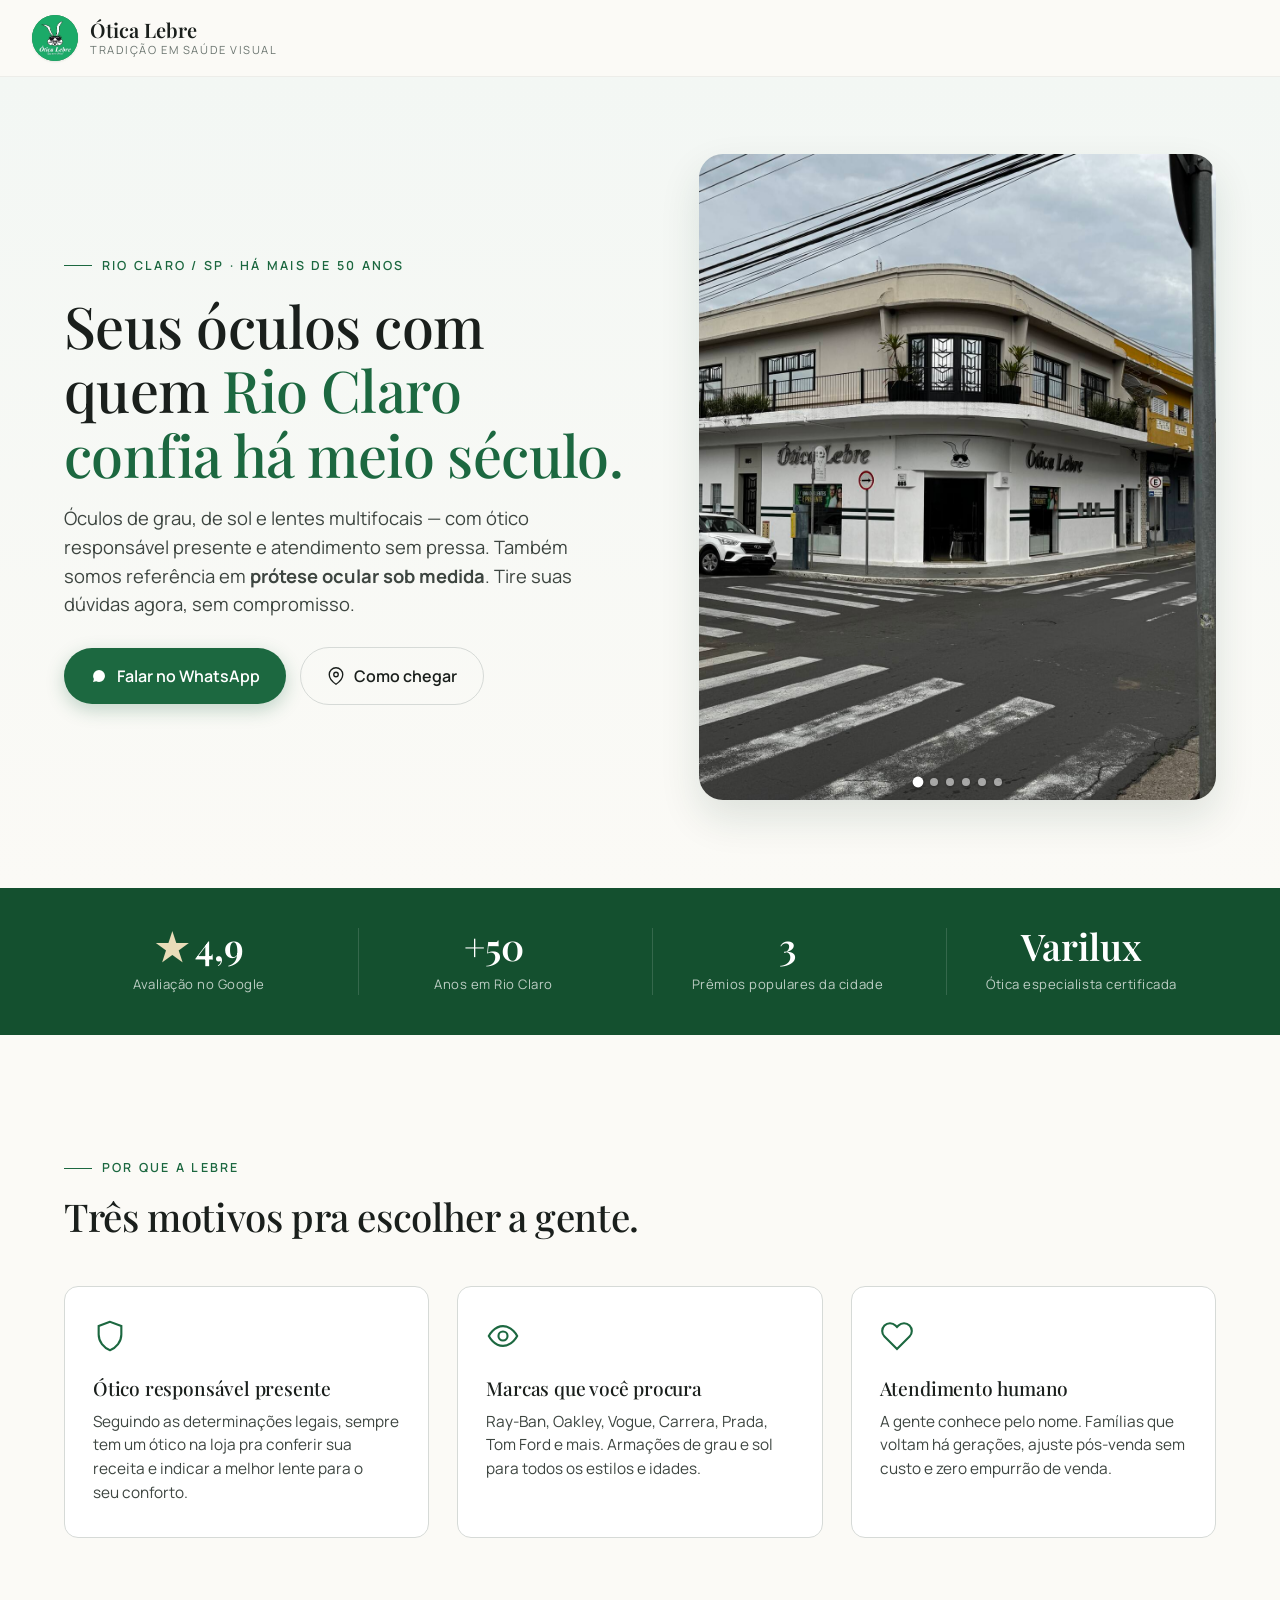
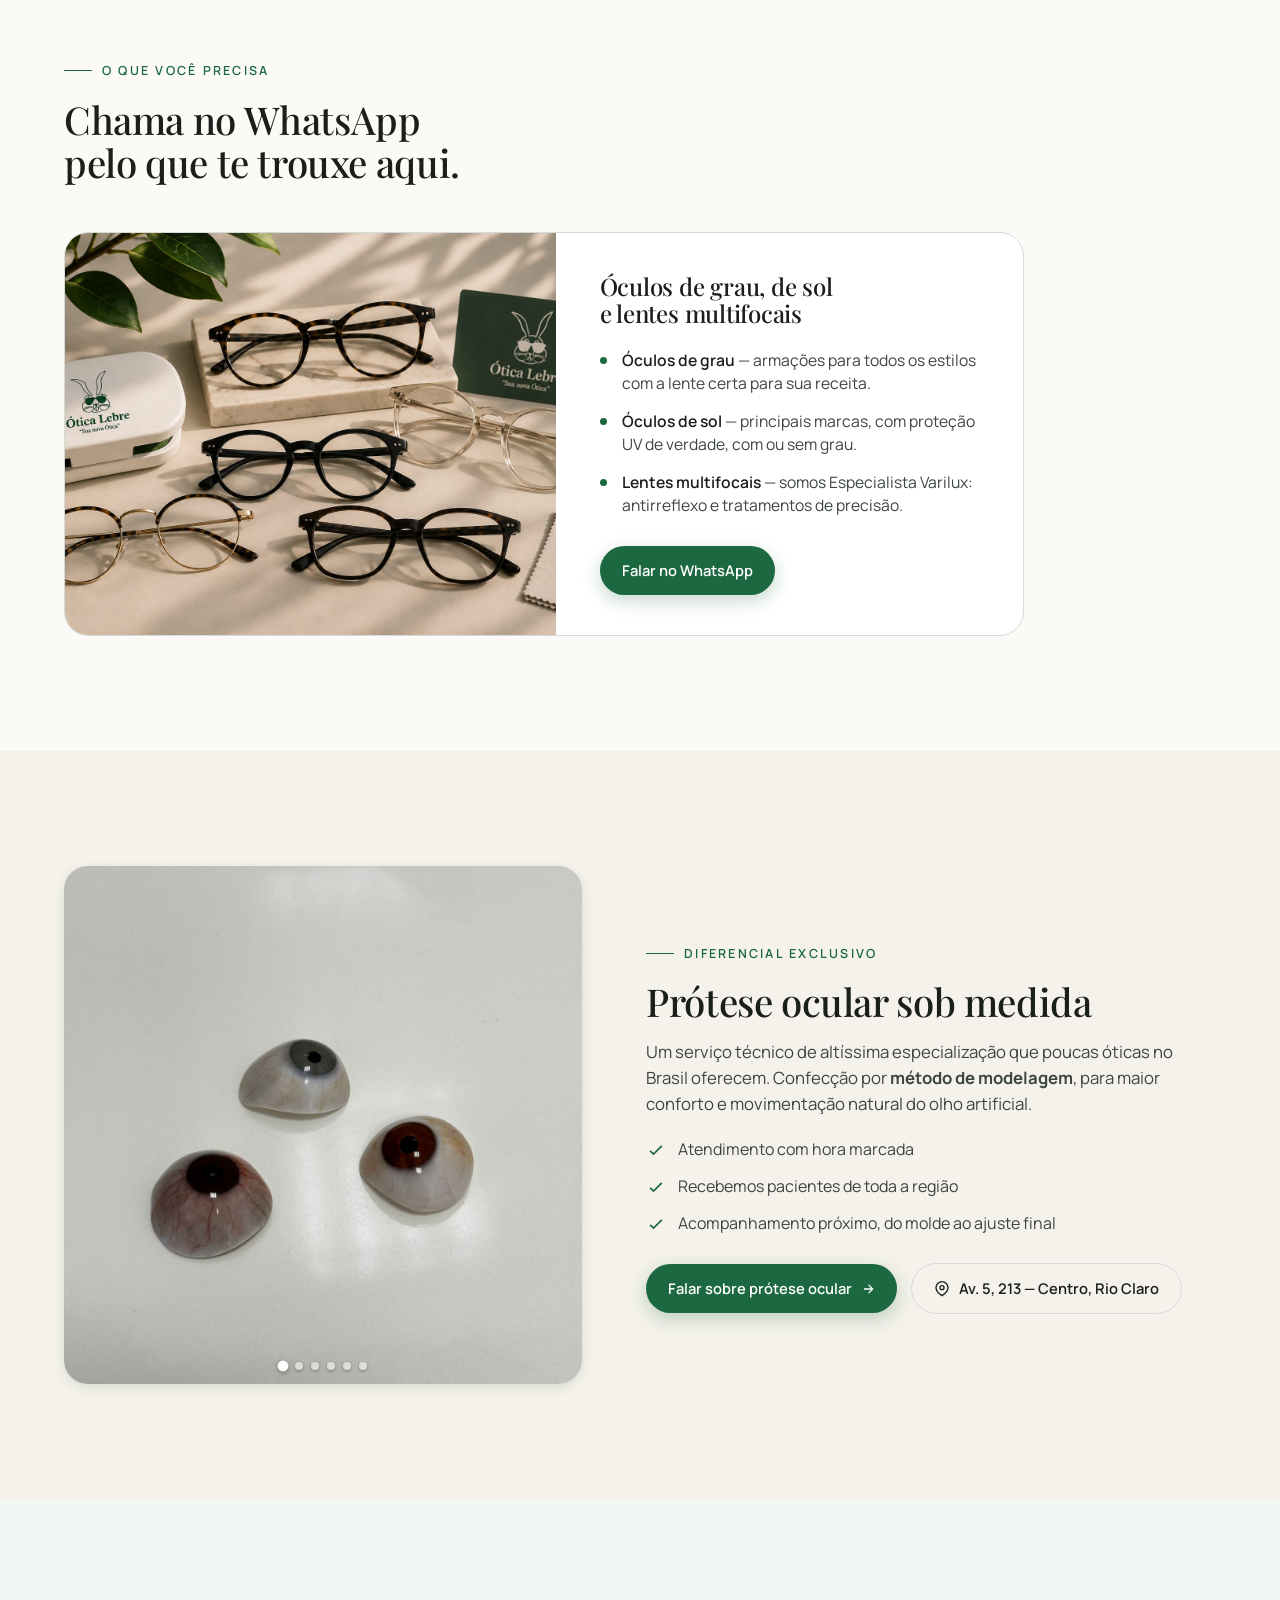
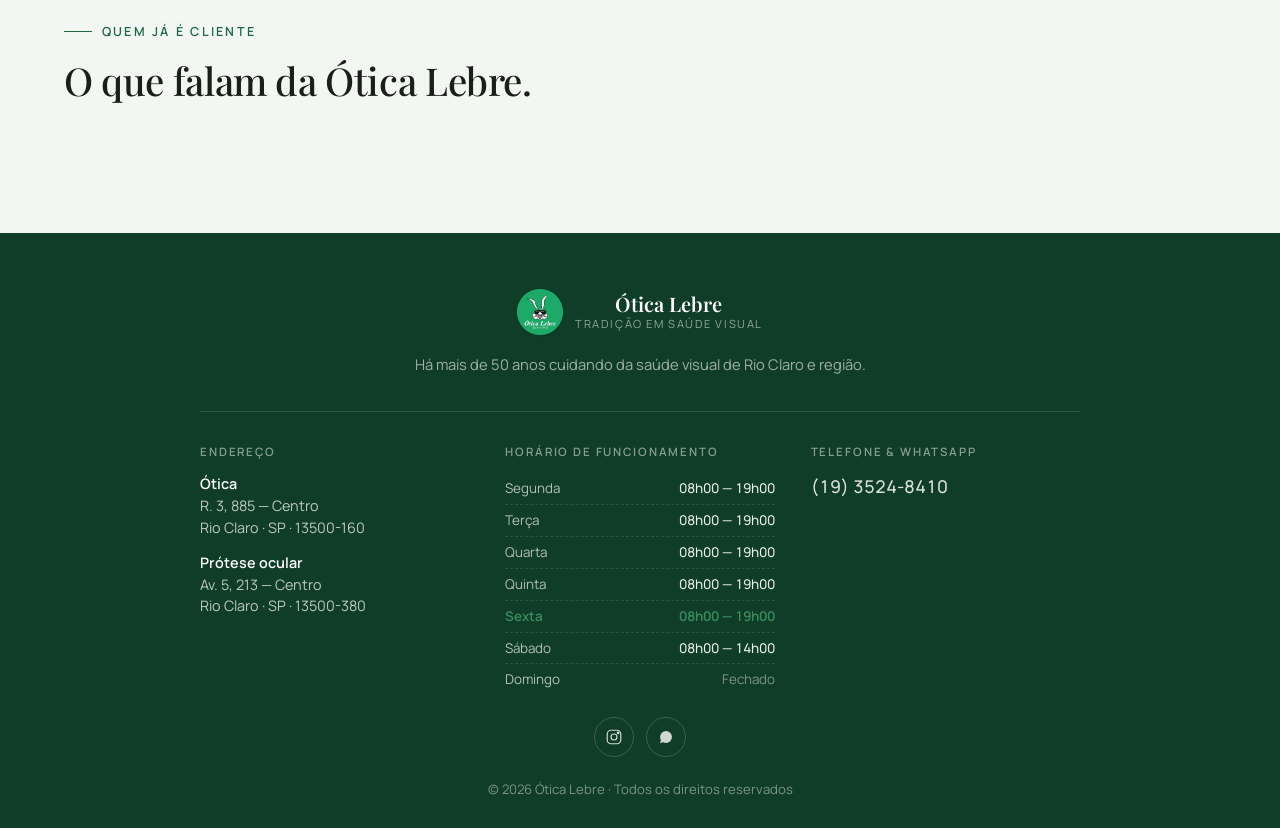
<file: index.html>
<!DOCTYPE html>
<html lang="pt-BR">
<head>
<meta charset="UTF-8"/>
<meta name="viewport" content="width=device-width, initial-scale=1"/>
<title>Ótica Lebre · Óculos e Prótese Ocular em Rio Claro/SP · Fale no WhatsApp</title>
<meta name="description" content="Há mais de 50 anos em Rio Claro. Óculos de grau, sol, lentes multifocais e prótese ocular sob medida. Fale agora no WhatsApp e tire suas dúvidas."/>
<link rel="icon" href="assets/logo-lebre.jpg"/>
<link rel="stylesheet" href="assets/styles.css"/>

<!-- ============================================================
     RASTREAMENTO DE CONVERSÃO (Google Ads / GTM)
     Cole aqui o snippet do Google Tag Manager ou do Google Ads.
     Os cliques no WhatsApp já disparam um evento `whatsapp_click`
     no dataLayer (veja o <script> no fim da página) — basta criar
     o gatilho/conversão no GTM ou Ads apontando para esse evento.
     ============================================================ -->

<style>
  /* ===== Landing page — Ótica Lebre ===== */

  /* Header enxuto: logo + WhatsApp, SEM menu de navegação (uma única saída) */
  .lp-header .header-bar { height: 76px; }
  .lp-header .header-cta .btn { padding: 11px 20px; }

  /* ===== HERO ===== */
  .hero {
    background: linear-gradient(180deg, var(--green-50) 0%, var(--paper) 100%);
    padding: clamp(40px, 6vw, 80px) 0 clamp(48px, 7vw, 88px);
    overflow: hidden;
  }
  .hero-grid {
    display: grid;
    grid-template-columns: 1.05fr 0.95fr;
    gap: clamp(32px, 5vw, 64px);
    align-items: center;
  }
  .hero h1 { margin-bottom: 18px; }
  .hero h1 em { color: var(--green-700); font-style: normal; font-weight: 500; }
  .hero .lede { font-size: 1.15rem; max-width: 520px; margin-bottom: 28px; }
  .hero-actions { display: flex; flex-wrap: wrap; gap: 14px; align-items: center; }
  .hero-actions .btn { padding: 16px 26px; font-size: 1rem; }
  .hero-photo {
    aspect-ratio: 4/5;
    border-radius: var(--r-xl);
    box-shadow: var(--shadow-lg);
    overflow: hidden;
  }

  /* ===== CARROSSEL (reutilizável) ===== */
  .carousel { position: relative; width: 100%; height: 100%; overflow: hidden; touch-action: pan-y; }
  .carousel-track { display: flex; height: 100%; transition: transform .55s cubic-bezier(.4,0,.2,1); will-change: transform; }
  .carousel-slide { flex: 0 0 100%; height: 100%; }
  .carousel-slide img { width: 100%; height: 100%; object-fit: cover; display: block; }
  .carousel-arrow {
    position: absolute; top: 50%; transform: translateY(-50%); z-index: 2;
    width: 40px; height: 40px; border-radius: 50%; border: none;
    background: rgba(255,255,255,0.85); color: var(--ink-900);
    display: grid; place-items: center; cursor: pointer;
    box-shadow: 0 2px 10px rgba(0,0,0,0.18); transition: background .2s, opacity .2s;
    opacity: 0;
  }
  .carousel:hover .carousel-arrow, .carousel:focus-within .carousel-arrow { opacity: 1; }
  .carousel-arrow:hover { background: #fff; }
  .carousel-arrow.prev { left: 12px; }
  .carousel-arrow.next { right: 12px; }
  .carousel-arrow svg { width: 20px; height: 20px; }
  .carousel-dots { position: absolute; bottom: 14px; left: 0; right: 0; display: flex; justify-content: center; gap: 8px; z-index: 2; }
  .carousel-dots button {
    width: 8px; height: 8px; padding: 0; border: none; border-radius: 50%;
    background: rgba(255,255,255,0.55); cursor: pointer;
    box-shadow: 0 1px 3px rgba(0,0,0,0.35); transition: background .2s, transform .2s;
  }
  .carousel-dots button.active { background: #fff; transform: scale(1.35); }
  @media (max-width: 540px) { .carousel-arrow { opacity: 1; width: 36px; height: 36px; } }

  /* ===== FAIXA DE PROVA SOCIAL ===== */
  .proof {
    background: var(--green-800);
    color: white;
    padding: clamp(28px, 4vw, 40px) 0;
  }
  .proof-grid {
    display: grid;
    grid-template-columns: repeat(4, 1fr);
    gap: 24px;
    text-align: center;
  }
  .proof-item .big {
    font-family: var(--font-serif);
    font-size: clamp(1.7rem, 3vw, 2.3rem);
    font-weight: 600;
    line-height: 1;
    margin-bottom: 6px;
    color: white;
    display: flex; align-items: center; justify-content: center; gap: 6px;
  }
  .proof-item .big .stars { color: var(--gold-soft); letter-spacing: 1px; }
  .proof-item small {
    color: rgba(255,255,255,0.72);
    font-size: 0.82rem; letter-spacing: 0.04em;
  }
  .proof-item + .proof-item { border-left: 1px solid rgba(255,255,255,0.14); }

  /* ===== DIFERENCIAIS ===== */
  .diffs .d-grid {
    display: grid; grid-template-columns: repeat(3, 1fr);
    gap: 28px; margin-top: 48px;
  }
  .d-card {
    padding: 32px 28px;
    background: var(--white);
    border: 1px solid var(--ink-200);
    border-radius: var(--r-lg);
    transition: transform .2s, box-shadow .2s, border-color .2s;
  }
  .d-card:hover { transform: translateY(-3px); box-shadow: var(--shadow-md); border-color: var(--green-100); }
  .d-card svg { color: var(--green-700); margin-bottom: 18px; }
  .d-card h3 { font-size: 1.2rem; margin-bottom: 10px; }
  .d-card p { font-size: 0.96rem; margin: 0; }

  /* ===== SERVIÇOS / PRODUTOS (cada um com seu CTA) ===== */
  .offers .o-grid {
    display: grid; grid-template-columns: repeat(3, 1fr);
    gap: 24px; margin-top: 48px;
  }
  .o-card {
    background: var(--white);
    border: 1px solid var(--ink-200);
    border-radius: var(--r-xl);
    overflow: hidden;
    display: flex; flex-direction: column;
  }
  .o-card .o-img { aspect-ratio: 4/3; background-size: cover; background-position: center; }
  .o-card .o-body { padding: 26px 26px 28px; flex: 1; display: flex; flex-direction: column; }
  .o-card h3 { font-size: 1.3rem; margin-bottom: 8px; }
  .o-card p { font-size: 0.95rem; flex: 1; }
  .o-card .btn { margin-top: 18px; width: 100%; justify-content: center; }

  /* Card único com os 3 tipos de produto */
  .offers .o-grid--single { grid-template-columns: 1fr; max-width: 960px; }
  .o-card--wide { display: grid; grid-template-columns: 1.05fr 1fr; align-items: stretch; }
  .o-card--wide .o-img { aspect-ratio: auto; min-height: 100%; }
  .o-card--wide .o-body { padding: 40px 44px; justify-content: center; }
  .o-card--wide h3 { font-size: 1.5rem; margin-bottom: 0; }
  .o-list { list-style: none; padding: 0; margin: 22px 0 0; display: flex; flex-direction: column; gap: 14px; }
  .o-list li { position: relative; padding-left: 22px; font-size: 0.98rem; line-height: 1.5; color: var(--ink-700); }
  .o-list li::before { content: ''; position: absolute; left: 0; top: 0.55em; width: 7px; height: 7px; border-radius: 50%; background: var(--green-700); }
  .o-list strong { color: var(--ink-900); font-weight: 600; }
  .o-card--wide .btn { width: auto; align-self: flex-start; margin-top: 28px; }

  /* ===== DESTAQUE PRÓTESE OCULAR ===== */
  .protese {
    background: var(--paper-2);
  }
  .protese-grid {
    display: grid; grid-template-columns: 1fr 1.1fr;
    gap: clamp(32px, 5vw, 64px); align-items: center;
  }
  .protese-photo {
    aspect-ratio: 1/1; border-radius: var(--r-xl);
    box-shadow: var(--shadow-md);
    overflow: hidden;
  }
  .protese ul { list-style: none; padding: 0; margin: 20px 0 28px; display: grid; gap: 12px; }
  .protese li { display: flex; gap: 12px; align-items: flex-start; font-size: 1rem; color: var(--ink-700); }
  .protese li svg { color: var(--green-700); flex-shrink: 0; margin-top: 3px; }
  .protese-actions { display: flex; flex-wrap: wrap; gap: 14px; align-items: center; }
  .protese-actions .btn-ghost { white-space: normal; }

  /* ===== DEPOIMENTOS ===== */
  .reviews { background: var(--green-50); }
  .rv-grid { display: grid; grid-template-columns: repeat(3, 1fr); gap: 24px; margin-top: 44px; }
  .rv-card {
    background: var(--white); border: 1px solid var(--green-100);
    border-radius: var(--r-lg); padding: 28px 26px;
  }
  .rv-stars { color: var(--gold); letter-spacing: 2px; margin-bottom: 12px; font-size: 1rem; }
  .rv-card p { font-family: var(--font-serif); font-style: italic; font-size: 1.05rem; color: var(--ink-900); line-height: 1.5; }
  .rv-name { margin-top: 16px; font-weight: 600; font-size: 0.92rem; color: var(--green-800); }

  /* ===== HORÁRIOS (reusado no rodapé) ===== */
  .hours-list { width: 100%; margin-top: 4px; }
  .hours-list .row { display: flex; justify-content: space-between; padding: 5px 0; font-size: 0.9rem; border-bottom: 1px dashed var(--ink-200); }
  .hours-list .row:last-child { border-bottom: 0; }
  .hours-list .row .day { color: var(--ink-700); }
  .hours-list .row .hr { color: var(--ink-900); font-weight: 500; font-variant-numeric: tabular-nums; }
  .hours-list .row.closed .hr { color: var(--ink-500); font-weight: 400; }
  .hours-list .row.today .day, .hours-list .row.today .hr { color: var(--green-700); font-weight: 600; }

  /* ===== FOOTER enxuto ===== */
  .lp-footer { background: var(--green-900); color: rgba(255,255,255,0.72); padding: 56px 0 28px; text-align: center; }
  .lp-footer .brand { justify-content: center; }
  .lp-footer .brand-name .name { color: white; }
  .lp-footer .brand-name .tag { color: rgba(255,255,255,0.55); }
  .lp-footer p { color: rgba(255,255,255,0.6); max-width: 500px; margin: 18px auto 0; font-size: 0.92rem; }
  .lp-footer .footer-info {
    display: grid; grid-template-columns: repeat(3, 1fr); gap: 36px;
    max-width: 880px; margin: 36px auto 4px; text-align: left;
    padding-top: 34px; border-top: 1px solid rgba(255,255,255,0.12);
  }
  .lp-footer .fi-col h4 {
    font-family: var(--font-sans); font-size: 0.72rem; font-weight: 600;
    letter-spacing: 0.16em; text-transform: uppercase;
    color: rgba(255,255,255,0.5); margin: 0 0 14px;
  }
  .lp-footer .fi-col p { color: rgba(255,255,255,0.72); max-width: none; margin: 0 0 14px; font-size: 0.9rem; line-height: 1.5; }
  .lp-footer .fi-col p:last-child { margin-bottom: 0; }
  .lp-footer .fi-col p strong { color: #fff; font-weight: 600; }
  .lp-footer .fi-col > a { color: rgba(255,255,255,0.85); font-size: 1.1rem; font-weight: 500; font-variant-numeric: tabular-nums; }
  .lp-footer .fi-col > a:hover { color: #fff; }
  .lp-footer .footer-info .hours-list { margin-top: 0; }
  .lp-footer .footer-info .hours-list .row { border-bottom-color: rgba(255,255,255,0.12); font-size: 0.84rem; }
  .lp-footer .footer-info .hours-list .row .day { color: rgba(255,255,255,0.68); }
  .lp-footer .footer-info .hours-list .row .hr { color: rgba(255,255,255,0.9); }
  .lp-footer .footer-info .hours-list .row.closed .hr { color: rgba(255,255,255,0.45); }
  .lp-footer .footer-info .hours-list .row.today .day,
  .lp-footer .footer-info .hours-list .row.today .hr { color: var(--green-500); font-weight: 600; }
  .lp-footer .socials { display: flex; justify-content: center; gap: 12px; margin: 22px 0; }
  .lp-footer .socials a { width: 40px; height: 40px; border-radius: 50%; border: 1px solid rgba(255,255,255,0.18); display: grid; place-items: center; color: rgba(255,255,255,0.8); transition: background .2s, color .2s; }
  .lp-footer .socials a:hover { background: rgba(255,255,255,0.1); color: white; }
  .lp-footer .copy { font-size: 0.82rem; color: rgba(255,255,255,0.45); margin-top: 14px; }

  /* O styles.css institucional esconde o botão do header no mobile;
     na LP ele é essencial, então reativamos. */
  @media (max-width: 980px) {
    .lp-header .header-cta .btn-primary { display: inline-flex !important; }
  }

  @media (max-width: 920px) {
    /* HERO: texto + CTA primeiro, foto vira um banner curto embaixo */
    .hero { padding-top: clamp(28px, 6vw, 48px); }
    .hero-grid { grid-template-columns: 1fr; gap: 28px; }
    .hero .lede { font-size: 1.05rem; margin-bottom: 22px; }
    .hero-actions .btn { flex: 1 1 auto; justify-content: center; }
    .hero-photo {
      order: 2;
      width: 100%; max-width: 100%;
      aspect-ratio: 4 / 5;
    }
    .proof-grid { grid-template-columns: 1fr 1fr; gap: 20px; }
    .proof-item:nth-child(3) { border-left: 0; }
    .diffs .d-grid, .offers .o-grid, .rv-grid { grid-template-columns: 1fr; }
    .o-card--wide { grid-template-columns: 1fr; }
    .o-card--wide .o-img { aspect-ratio: 16 / 10; min-height: 0; align-self: start; }
    .o-card--wide .o-body { padding: 28px 26px; }
    .o-card--wide .btn { width: 100%; }
    .protese-grid { grid-template-columns: 1fr; }
    .protese-photo { width: 100%; max-width: 100%; order: 2; aspect-ratio: 1 / 1; }
    .lp-footer .footer-info { grid-template-columns: 1fr; gap: 28px; max-width: 360px; }
  }
  @media (max-width: 540px) {
    /* Header compacto: esconde subtítulo e enxuga o botão pra caber tudo */
    .lp-header .brand-name .tag { display: none; }
    .lp-header .header-cta .btn { padding: 10px 16px; font-size: 0.86rem; }
    .proof-item + .proof-item { border-left: 0; }
    .proof-grid { gap: 18px 12px; }
  }
</style>
</head>
<body>

<!-- ============ HEADER (sem menu — só logo) ============ -->
<header class="site-header lp-header">
  <div class="header-bar">
    <a class="brand" href="#topo" aria-label="Ótica Lebre">
      <span class="brand-mark"><img src="assets/logo-lebre.jpg" alt="Logo Ótica Lebre"/></span>
      <span class="brand-name">
        <span class="name">Ótica Lebre</span>
        <span class="tag">Tradição em saúde visual</span>
      </span>
    </a>
  </div>
</header>

<span id="topo"></span>

<!-- ============ HERO ============ -->
<section class="hero">
  <div class="container">
    <div class="hero-grid">
      <div class="hero-text">
        <span class="eyebrow" data-reveal>Rio Claro / SP · há mais de 50 anos</span>
        <h1 data-reveal>Seus óculos com quem <em>Rio Claro confia há meio século.</em></h1>
        <p class="lede" data-reveal>Óculos de grau, de sol e lentes multifocais — com ótico responsável presente e atendimento sem pressa. Também somos referência em <strong>prótese ocular sob medida</strong>. Tire suas dúvidas agora, sem compromisso.</p>
        <div class="hero-actions" data-reveal>
          <a class="btn btn-primary btn-arrow wa-link" data-msg="Olá! Vim pelo Google e gostaria de saber mais sobre os óculos da Ótica Lebre." data-loc="hero" href="https://wa.me/551935248410" target="_blank" rel="noopener">
            <svg width="18" height="18" viewBox="0 0 24 24" fill="currentColor"><path d="M17.6 6.32A7.86 7.86 0 0 0 12.06 4 7.94 7.94 0 0 0 4.13 11.93a7.86 7.86 0 0 0 1.06 3.96L4.05 20l4.21-1.1a7.93 7.93 0 0 0 3.79.97h.01a7.94 7.94 0 0 0 7.93-7.92 7.86 7.86 0 0 0-2.39-5.63Z"/></svg>
            Falar no WhatsApp
          </a>
          <a class="btn btn-ghost" href="https://www.google.com/maps/dir/?api=1&destination=%C3%93tica+Lebre%2C+R.+3%2C+885+-+Centro%2C+Rio+Claro+-+SP" target="_blank" rel="noopener">
            <svg width="18" height="18" viewBox="0 0 24 24" fill="none" stroke="currentColor" stroke-width="1.8"><path d="M21 10c0 7-9 13-9 13s-9-6-9-13a9 9 0 1 1 18 0Z"/><circle cx="12" cy="10" r="3"/></svg>
            Como chegar
          </a>
        </div>
      </div>
      <div class="hero-photo" data-reveal>
        <div class="carousel" data-carousel data-autoplay="5000" aria-label="Fotos da Ótica Lebre">
          <div class="carousel-track">
            <div class="carousel-slide"><img src="assets/carrossel/hero/hero-1.jpg" alt="Fachada da Ótica Lebre no centro de Rio Claro"></div>
            <div class="carousel-slide"><img data-src="assets/carrossel/hero/hero-4.jpg" alt="Entrada da Ótica Lebre"></div>
            <div class="carousel-slide"><img data-src="assets/carrossel/hero/hero-5.jpg" alt="Armações de óculos na Ótica Lebre"></div>
            <div class="carousel-slide"><img data-src="assets/carrossel/hero/hero-6.jpg" alt="Mostruário de armações"></div>
            <div class="carousel-slide"><img data-src="assets/carrossel/hero/hero-3.jpg" alt="Óculos e acessórios em exposição"></div>
            <div class="carousel-slide"><img data-src="assets/carrossel/hero/hero-2.jpg" alt="Interior da loja Ótica Lebre"></div>
          </div>
        </div>
      </div>
    </div>
  </div>
</section>

<!-- ============ PROVA SOCIAL ============ -->
<!-- TODO (dados reais): confirme a nota do Google e o nº de avaliações.
     Valores abaixo são PLACEHOLDER — troque pelos números reais do perfil. -->
<div class="proof">
  <div class="container">
    <div class="proof-grid">
      <div class="proof-item">
        <div class="big"><span class="stars">★</span>4,9</div>
        <small>Avaliação no Google</small>
      </div>
      <div class="proof-item">
        <div class="big">+50</div>
        <small>Anos em Rio Claro</small>
      </div>
      <div class="proof-item">
        <div class="big">3</div>
        <small>Prêmios populares da cidade</small>
      </div>
      <div class="proof-item">
        <div class="big">Varilux</div>
        <small>Ótica especialista certificada</small>
      </div>
    </div>
  </div>
</div>

<!-- ============ DIFERENCIAIS ============ -->
<section class="diffs">
  <div class="container">
    <div style="max-width: 680px;" data-reveal>
      <span class="eyebrow">Por que a Lebre</span>
      <h2>Três motivos pra escolher a gente.</h2>
    </div>
    <div class="d-grid">
      <div class="d-card" data-reveal>
        <svg width="34" height="34" viewBox="0 0 24 24" fill="none" stroke="currentColor" stroke-width="1.5"><path d="M12 2 4 5v6c0 5 3.5 9.4 8 11 4.5-1.6 8-6 8-11V5l-8-3Z"/></svg>
        <h3>Ótico responsável presente</h3>
        <p>Seguindo as determinações legais, sempre tem um ótico na loja pra conferir sua receita e indicar a melhor lente para o seu conforto.</p>
      </div>
      <div class="d-card" data-reveal>
        <svg width="34" height="34" viewBox="0 0 24 24" fill="none" stroke="currentColor" stroke-width="1.5"><circle cx="12" cy="12" r="3.2"/><path d="M2 12s3.5-7 10-7 10 7 10 7-3.5 7-10 7S2 12 2 12Z"/></svg>
        <h3>Marcas que você procura</h3>
        <p>Ray-Ban, Oakley, Vogue, Carrera, Prada, Tom Ford e mais. Armações de grau e sol para todos os estilos e idades.</p>
      </div>
      <div class="d-card" data-reveal>
        <svg width="34" height="34" viewBox="0 0 24 24" fill="none" stroke="currentColor" stroke-width="1.5"><path d="M20.84 4.61a5.5 5.5 0 0 0-7.78 0L12 5.67l-1.06-1.06a5.5 5.5 0 0 0-7.78 7.78l1.06 1.06L12 21.23l7.78-7.78 1.06-1.06a5.5 5.5 0 0 0 0-7.78Z"/></svg>
        <h3>Atendimento humano</h3>
        <p>A gente conhece pelo nome. Famílias que voltam há gerações, ajuste pós-venda sem custo e zero empurrão de venda.</p>
      </div>
    </div>
  </div>
</section>

<!-- ============ SERVIÇOS / PRODUTOS (cada um com CTA próprio) ============ -->
<section class="offers" style="padding-top: 0;">
  <div class="container">
    <div style="max-width: 680px;" data-reveal>
      <span class="eyebrow">O que você precisa</span>
      <h2>Chama no WhatsApp pelo que te trouxe aqui.</h2>
    </div>
    <div class="o-grid o-grid--single">
      <div class="o-card o-card--wide" data-reveal>
        <div class="o-img" style="background-image: url('assets/armacoes.jpg');"></div>
        <div class="o-body">
          <h3>Óculos de grau, de sol e lentes multifocais</h3>
          <ul class="o-list">
            <li><strong>Óculos de grau</strong> — armações para todos os estilos com a lente certa para sua receita.</li>
            <li><strong>Óculos de sol</strong> — principais marcas, com proteção UV de verdade, com ou sem grau.</li>
            <li><strong>Lentes multifocais</strong> — somos Especialista Varilux: antirreflexo e tratamentos de precisão.</li>
          </ul>
          <a class="btn btn-primary wa-link" data-msg="Olá! Vim pelo Google e quero saber sobre óculos de grau, de sol e lentes." data-loc="produtos" href="https://wa.me/551935248410" target="_blank" rel="noopener">Falar no WhatsApp</a>
        </div>
      </div>
    </div>
  </div>
</section>

<!-- ============ DESTAQUE: PRÓTESE OCULAR ============ -->
<section class="protese">
  <div class="container">
    <div class="protese-grid">
      <div class="protese-photo" data-reveal>
        <div class="carousel" data-carousel data-autoplay="6000" aria-label="Espaço de prótese ocular">
          <div class="carousel-track">
            <div class="carousel-slide"><img src="assets/carrossel/protese/protese-6.jpg" alt="Próteses oculares feitas sob medida" loading="lazy"></div>
            <div class="carousel-slide"><img data-src="assets/carrossel/protese/protese-4.jpg" alt="Sala de atendimento de prótese ocular"></div>
            <div class="carousel-slide"><img data-src="assets/carrossel/protese/protese-3.jpg" alt="Corredor da clínica"></div>
            <div class="carousel-slide"><img data-src="assets/carrossel/protese/protese-1.jpg" alt="Recepção e área de espera"></div>
            <div class="carousel-slide"><img data-src="assets/carrossel/protese/protese-2.jpg" alt="Sala de espera"></div>
            <div class="carousel-slide"><img data-src="assets/carrossel/protese/protese-5.jpg" alt="Consultório de atendimento"></div>
          </div>
        </div>
      </div>
      <div data-reveal>
        <span class="eyebrow">Diferencial exclusivo</span>
        <h2>Prótese ocular sob medida</h2>
        <p style="font-size: 1.05rem;">Um serviço técnico de altíssima especialização que poucas óticas no Brasil oferecem. Confecção por <strong>método de modelagem</strong>, para maior conforto e movimentação natural do olho artificial.</p>
        <ul>
          <li><svg width="20" height="20" viewBox="0 0 24 24" fill="none" stroke="currentColor" stroke-width="2"><path d="M5 13l4 4L19 7"/></svg>Atendimento com hora marcada</li>
          <li><svg width="20" height="20" viewBox="0 0 24 24" fill="none" stroke="currentColor" stroke-width="2"><path d="M5 13l4 4L19 7"/></svg>Recebemos pacientes de toda a região</li>
          <li><svg width="20" height="20" viewBox="0 0 24 24" fill="none" stroke="currentColor" stroke-width="2"><path d="M5 13l4 4L19 7"/></svg>Acompanhamento próximo, do molde ao ajuste final</li>
        </ul>
        <div class="protese-actions">
          <a class="btn btn-primary btn-arrow wa-link" data-phone="551935255376" data-msg="Olá! Vim pelo Google e gostaria de informações sobre prótese ocular sob medida." data-loc="protese" href="https://wa.me/551935255376" target="_blank" rel="noopener">
            Falar sobre prótese ocular
            <svg width="14" height="14" viewBox="0 0 24 24" fill="none" stroke="currentColor" stroke-width="2.2"><path d="M5 12h14M13 5l7 7-7 7"/></svg>
          </a>
          <a class="btn btn-ghost btn-arrow" href="https://www.google.com/maps/search/?api=1&query=Av.%205%2C%20213%20-%20Centro%2C%20Rio%20Claro%20-%20SP%2C%2013500-380" target="_blank" rel="noopener" aria-label="Ver endereço no mapa: Av. 5, 213 - Centro, Rio Claro - SP, 13500-380">
            <svg width="16" height="16" viewBox="0 0 24 24" fill="none" stroke="currentColor" stroke-width="2"><path d="M21 10c0 6-9 12-9 12s-9-6-9-12a9 9 0 0 1 18 0Z"/><circle cx="12" cy="10" r="3"/></svg>
            Av. 5, 213 — Centro, Rio Claro
          </a>
        </div>
      </div>
    </div>
  </div>
</section>

<!-- ============ DEPOIMENTOS / AVALIAÇÕES DO GOOGLE ============ -->
<section class="reviews">
  <div class="container">
    <div style="max-width: 680px;" data-reveal>
      <span class="eyebrow">Quem já é cliente</span>
      <h2>O que falam da Ótica Lebre.</h2>
    </div>

    <!-- ============================================================
         WIDGET DE AVALIAÇÕES DO GOOGLE  (Trustindex — plano grátis)
         Passo a passo:
           1. Acesse https://www.trustindex.io/  e crie conta grátis.
           2. Escolha "Google" e busque "Ótica Lebre, Rio Claro".
           3. Escolha um layout (ex.: Carousel / Grid), clique em
              "Get the code" e copie o <script>.
           4. COLE o <script> logo abaixo desta linha (dentro da div).
           5. APAGUE o bloco ".rv-grid" de exemplo mais abaixo.
         (Alternativas equivalentes: Elfsight, EmbedSocial, Tagembed.)
         ============================================================ -->
    <div id="google-reviews-widget" data-reveal>
      <script defer async src='https://cdn.trustindex.io/loader.js?4d77f9174dbf971c90261d4aa4a'></script>
    </div>
  </div>
</section>

<!-- ============ FOOTER enxuto ============ -->
<footer class="lp-footer">
  <div class="container">
    <a class="brand" href="#topo">
      <span class="brand-mark"><img src="assets/logo-lebre.jpg" alt="Logo Ótica Lebre"/></span>
      <span class="brand-name">
        <span class="name">Ótica Lebre</span>
        <span class="tag">Tradição em saúde visual</span>
      </span>
    </a>
    <p>Há mais de 50 anos cuidando da saúde visual de Rio Claro e região.</p>
    <div class="footer-info">
      <div class="fi-col">
        <h4>Endereço</h4>
        <p><strong>Ótica</strong><br>R. 3, 885 — Centro<br>Rio Claro · SP · 13500-160</p>
        <p><strong>Prótese ocular</strong><br>Av. 5, 213 — Centro<br>Rio Claro · SP · 13500-380</p>
      </div>
      <div class="fi-col">
        <h4>Horário de funcionamento</h4>
        <div class="hours-list" id="hoursList">
          <div class="row" data-day="1"><span class="day">Segunda</span><span class="hr">08h00 — 19h00</span></div>
          <div class="row" data-day="2"><span class="day">Terça</span><span class="hr">08h00 — 19h00</span></div>
          <div class="row" data-day="3"><span class="day">Quarta</span><span class="hr">08h00 — 19h00</span></div>
          <div class="row" data-day="4"><span class="day">Quinta</span><span class="hr">08h00 — 19h00</span></div>
          <div class="row" data-day="5"><span class="day">Sexta</span><span class="hr">08h00 — 19h00</span></div>
          <div class="row" data-day="6"><span class="day">Sábado</span><span class="hr">08h00 — 14h00</span></div>
          <div class="row closed" data-day="0"><span class="day">Domingo</span><span class="hr">Fechado</span></div>
        </div>
      </div>
      <div class="fi-col">
        <h4>Telefone &amp; WhatsApp</h4>
        <a href="tel:+551935248410">(19) 3524-8410</a>
      </div>
    </div>
    <div class="socials">
      <a href="https://www.instagram.com/oticalebre/" target="_blank" rel="noopener" aria-label="Instagram">
        <svg width="20" height="20" viewBox="0 0 24 24" fill="none" stroke="currentColor" stroke-width="1.6"><rect x="3" y="3" width="18" height="18" rx="5"/><circle cx="12" cy="12" r="4"/><circle cx="17.5" cy="6.5" r="1" fill="currentColor"/></svg>
      </a>
      <a class="wa-link" data-msg="Olá! Vim pelo site da Ótica Lebre." data-loc="footer" href="https://wa.me/551935248410" target="_blank" rel="noopener" aria-label="WhatsApp">
        <svg width="20" height="20" viewBox="0 0 24 24" fill="currentColor"><path d="M17.6 6.32A7.86 7.86 0 0 0 12.06 4 7.94 7.94 0 0 0 4.13 11.93a7.86 7.86 0 0 0 1.06 3.96L4.05 20l4.21-1.1a7.93 7.93 0 0 0 3.79.97h.01a7.94 7.94 0 0 0 7.93-7.92 7.86 7.86 0 0 0-2.39-5.63Z"/></svg>
      </a>
    </div>
    <div class="copy">© <span id="yr"></span> Ótica Lebre · Todos os direitos reservados</div>
  </div>
</footer>

<script src="assets/site.js"></script>
<script>
  // Número do WhatsApp da Ótica Lebre (DDI 55 + DDD 19 + número)
  const WA_NUMBER = '551935248410';

  // Monta os links de WhatsApp com mensagem pré-preenchida + dispara
  // o evento de conversão no dataLayer (para Google Ads / GTM).
  window.dataLayer = window.dataLayer || [];
  document.querySelectorAll('.wa-link').forEach(function(a) {
    var msg = a.getAttribute('data-msg') || 'Olá! Vim pelo site da Ótica Lebre.';
    var phone = a.getAttribute('data-phone') || WA_NUMBER;
    a.href = 'https://wa.me/' + phone + '?text=' + encodeURIComponent(msg);
    a.addEventListener('click', function() {
      window.dataLayer.push({
        event: 'whatsapp_click',
        wa_location: a.getAttribute('data-loc') || 'desconhecido'
      });
    });
  });

  // Carrossel(s): autoplay + setas + bolinhas + swipe no celular
  document.querySelectorAll('[data-carousel]').forEach(function(root) {
    var track = root.querySelector('.carousel-track');
    var slides = Array.prototype.slice.call(root.querySelectorAll('.carousel-slide'));
    if (slides.length <= 1) return;
    var index = 0;
    var delay = parseInt(root.getAttribute('data-autoplay'), 10) || 0;
    var timer = null;

    // Lazy: carrega as fotos quando o carrossel se aproxima da viewport
    var io = new IntersectionObserver(function(entries) {
      if (entries[0].isIntersecting) {
        root.querySelectorAll('img[data-src]').forEach(function(img) {
          img.src = img.getAttribute('data-src');
          img.removeAttribute('data-src');
        });
        io.disconnect();
      }
    }, { rootMargin: '300px' });
    io.observe(root);

    var prev = document.createElement('button');
    prev.className = 'carousel-arrow prev'; prev.type = 'button';
    prev.setAttribute('aria-label', 'Foto anterior');
    prev.innerHTML = '<svg viewBox="0 0 24 24" fill="none" stroke="currentColor" stroke-width="2.2"><path d="M15 18l-6-6 6-6"/></svg>';
    var next = document.createElement('button');
    next.className = 'carousel-arrow next'; next.type = 'button';
    next.setAttribute('aria-label', 'Próxima foto');
    next.innerHTML = '<svg viewBox="0 0 24 24" fill="none" stroke="currentColor" stroke-width="2.2"><path d="M9 6l6 6-6 6"/></svg>';
    root.appendChild(prev); root.appendChild(next);

    var dots = document.createElement('div');
    dots.className = 'carousel-dots';
    var dotBtns = slides.map(function(_, i) {
      var b = document.createElement('button'); b.type = 'button';
      b.setAttribute('aria-label', 'Ir para a foto ' + (i + 1));
      b.addEventListener('click', function() { go(i); restart(); });
      dots.appendChild(b); return b;
    });
    root.appendChild(dots);

    function update() {
      track.style.transform = 'translateX(' + (-index * 100) + '%)';
      dotBtns.forEach(function(b, i) { b.classList.toggle('active', i === index); });
    }
    function go(i) { index = (i + slides.length) % slides.length; update(); }
    function start() { if (delay && !timer) timer = setInterval(function() { go(index + 1); }, delay); }
    function stop() { if (timer) { clearInterval(timer); timer = null; } }
    function restart() { stop(); start(); }

    prev.addEventListener('click', function() { go(index - 1); restart(); });
    next.addEventListener('click', function() { go(index + 1); restart(); });
    root.addEventListener('mouseenter', stop);
    root.addEventListener('mouseleave', start);

    var x0 = null;
    root.addEventListener('touchstart', function(e) { x0 = e.touches[0].clientX; stop(); }, { passive: true });
    root.addEventListener('touchend', function(e) {
      if (x0 === null) return;
      var dx = e.changedTouches[0].clientX - x0;
      if (Math.abs(dx) > 40) go(index + (dx < 0 ? 1 : -1));
      x0 = null; start();
    });
    document.addEventListener('visibilitychange', function() {
      if (document.hidden) stop(); else start();
    });

    update(); start();
  });

  // Destaca o dia de hoje na tabela de horários
  (function() {
    var today = new Date().getDay();
    var row = document.querySelector('#hoursList .row[data-day="' + today + '"]');
    if (row) row.classList.add('today');
  })();

  // Ano no rodapé
  document.getElementById('yr').textContent = new Date().getFullYear();
</script>
</body>
</html>
</file>
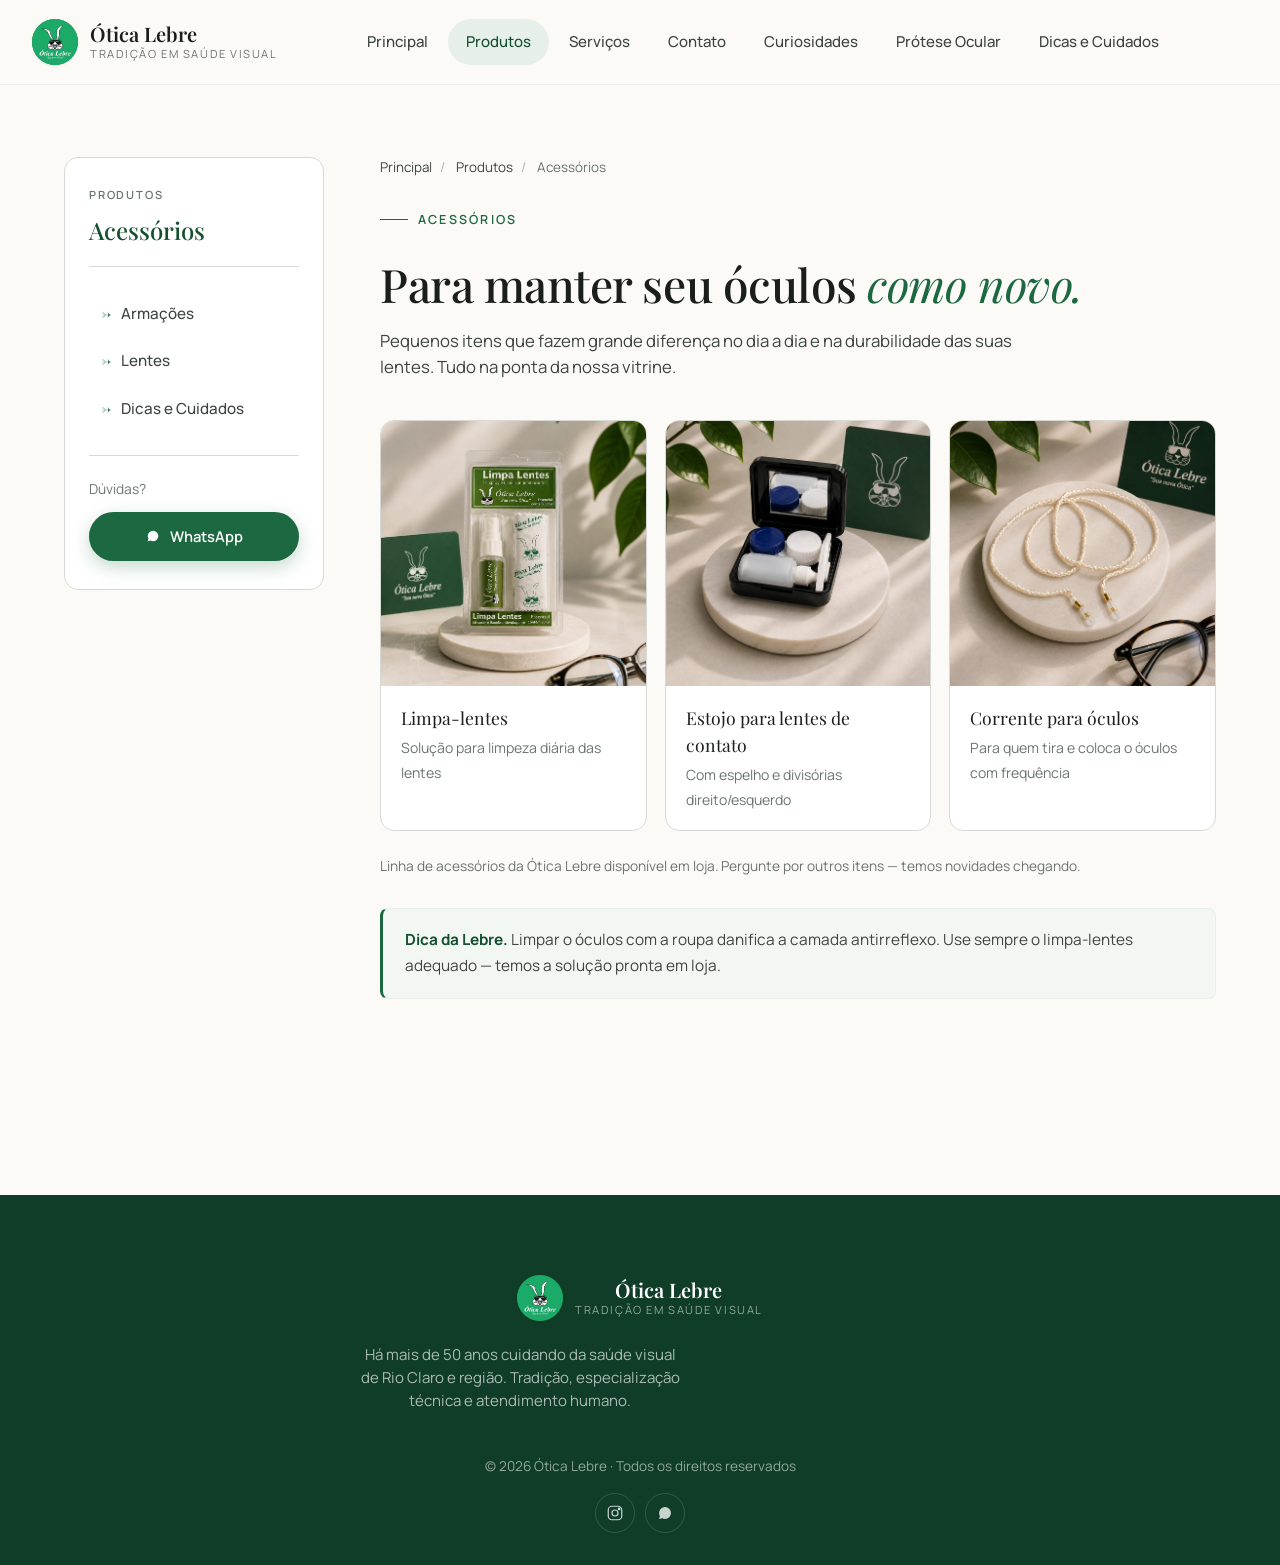
<file: acessorios.html>
<!DOCTYPE html>
<html lang="pt-BR">
<head>
<meta charset="UTF-8"/>
<meta name="viewport" content="width=device-width, initial-scale=1"/>
<title>Acessórios · Ótica Lebre</title>
<meta name="description" content="Acessórios para óculos na Ótica Lebre — Rio Claro/SP."/>
<link rel="icon" href="assets/logo-lebre.jpg"/>
<link rel="stylesheet" href="assets/styles.css"/>
<style>
  .acc-grid {
    display: grid;
    grid-template-columns: repeat(3, 1fr);
    gap: 18px;
  }
  .acc {
    background: var(--white);
    border: 1px solid var(--ink-200);
    border-radius: var(--r-lg);
    overflow: hidden;
    transition: transform .2s, box-shadow .2s, border-color .2s;
  }
  .acc:hover { transform: translateY(-3px); box-shadow: var(--shadow-md); border-color: var(--green-100); }
  .acc .img { aspect-ratio: 1/1; }
  .acc .meta { padding: 18px 20px; }
  .acc .name { font-family: var(--font-serif); font-size: 1.1rem; color: var(--ink-900); display: block; margin-bottom: 4px; }
  .acc .desc { font-size: 0.88rem; color: var(--ink-500); }

  @media (max-width: 720px) {
    .acc-grid { grid-template-columns: 1fr 1fr; }
  }
</style>
</head>
<body>

<div data-slot="header"></div>

<div class="page-shell">
  <div data-slot="sidebar"></div>
  <main class="page-content">

    <div class="crumb">
      <a href="index.html">Principal</a><span class="sep">/</span>
      <a href="produtos.html">Produtos</a><span class="sep">/</span>
      <span>Acessórios</span>
    </div>

    <div class="page-title">
      <span class="eyebrow">Acessórios</span>
      <h1>Para manter seu óculos <em>como novo.</em></h1>
      <p class="lede">Pequenos itens que fazem grande diferença no dia a dia e na durabilidade das suas lentes. Tudo na ponta da nossa vitrine.</p>
    </div>

    <section>
      <div class="acc-grid">
        <div class="acc" data-reveal>
          <div class="img" style="background: url('assets/limpa-lentes.jpg') center/cover; aspect-ratio: 1/1;"></div>
          <div class="meta"><span class="name">Limpa-lentes</span><span class="desc">Solução para limpeza diária das lentes</span></div>
        </div>
        <div class="acc" data-reveal>
          <div class="img" style="background: url('assets/estojo-lentes.jpg') center/cover; aspect-ratio: 1/1;"></div>
          <div class="meta"><span class="name">Estojo para lentes de contato</span><span class="desc">Com espelho e divisórias direito/esquerdo</span></div>
        </div>
        <div class="acc" data-reveal>
          <div class="img" style="background: url('assets/corrente-oculos.jpg') center/cover; aspect-ratio: 1/1;"></div>
          <div class="meta"><span class="name">Corrente para óculos</span><span class="desc">Para quem tira e coloca o óculos com frequência</span></div>
        </div>
      </div>

      <p style="margin-top: 24px; font-size: 0.86rem; color: var(--ink-500);">Linha de acessórios da Ótica Lebre disponível em loja. Pergunte por outros itens — temos novidades chegando.</p>

      <div class="prose" style="margin-top: 32px;">
        <div class="callout">
          <p><strong>Dica da Lebre.</strong> Limpar o óculos com a roupa danifica a camada antirreflexo. Use sempre o limpa-lentes adequado — temos a solução pronta em loja.</p>
        </div>
      </div>
    </section>

  </main>
</div>

<div data-slot="footer"></div>
<div data-slot="wa"></div>
<script src="assets/site.js"></script>
</body>
</html>
</file>
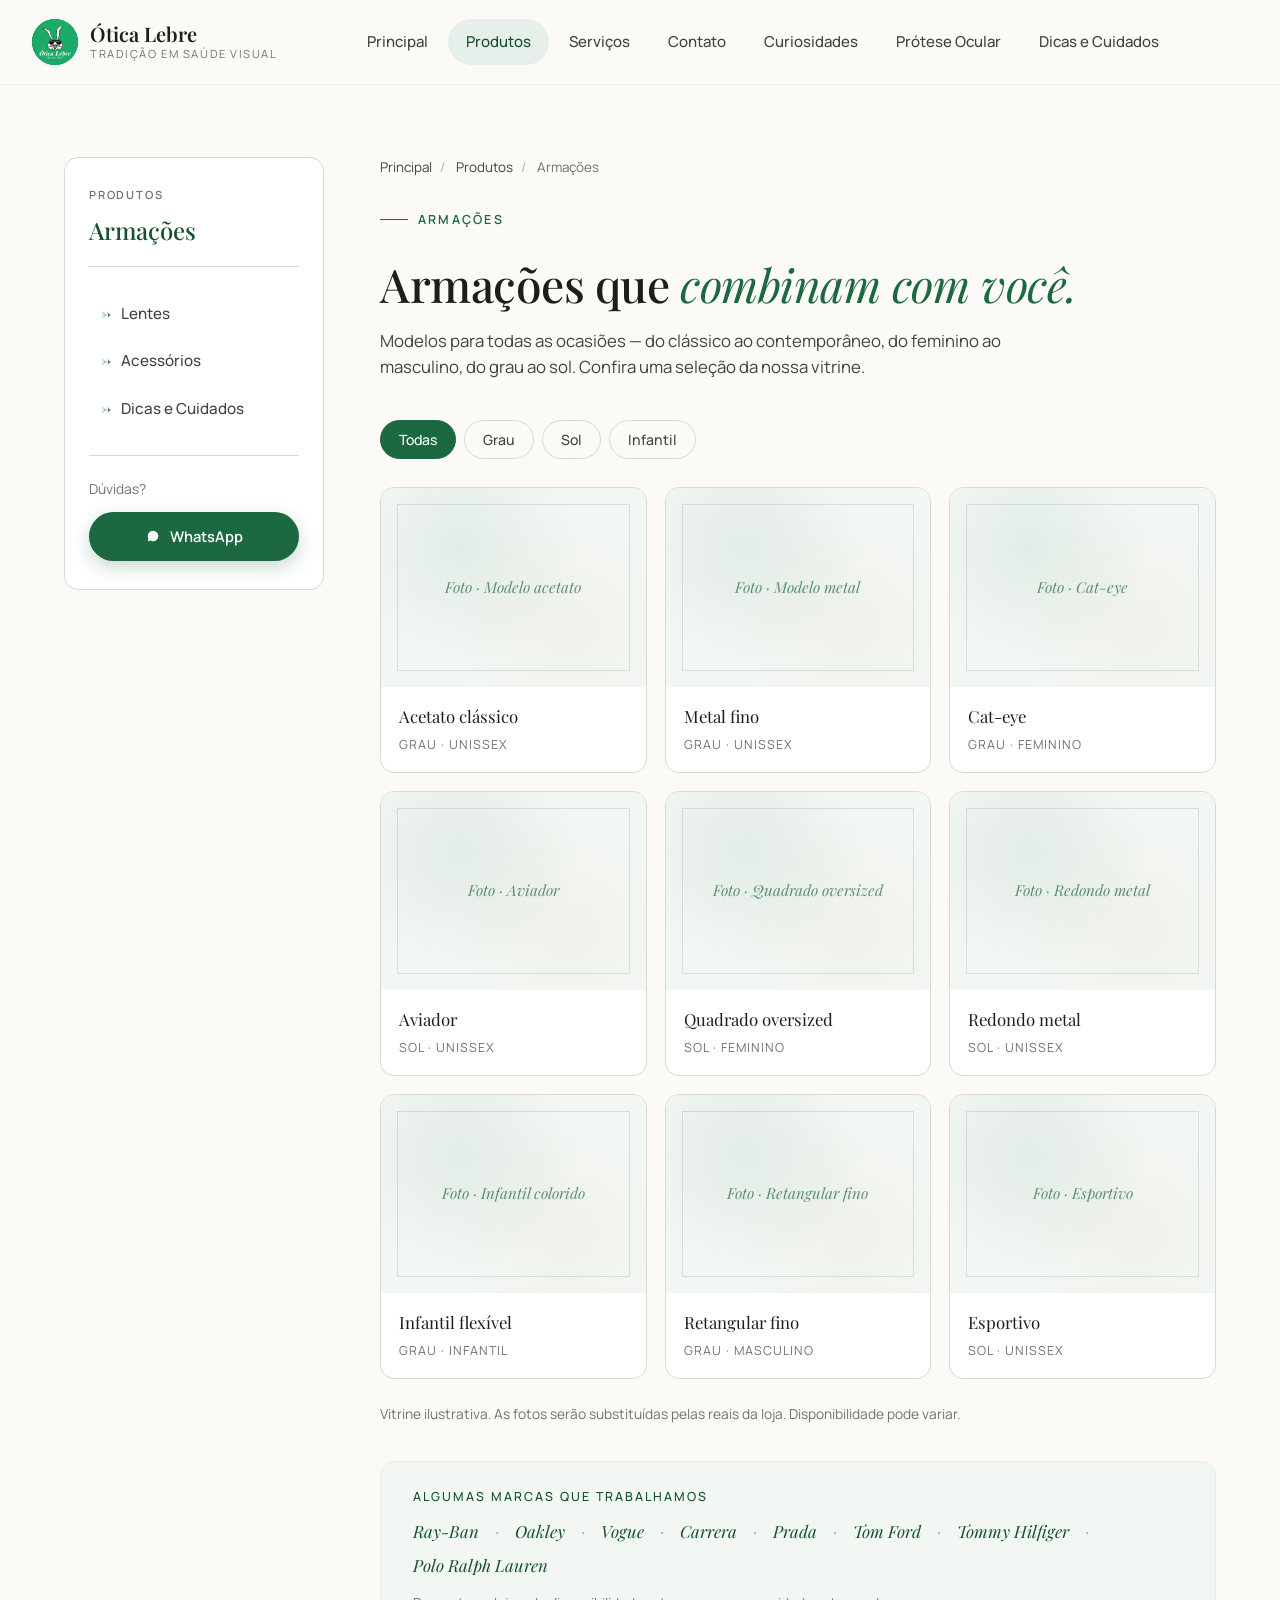
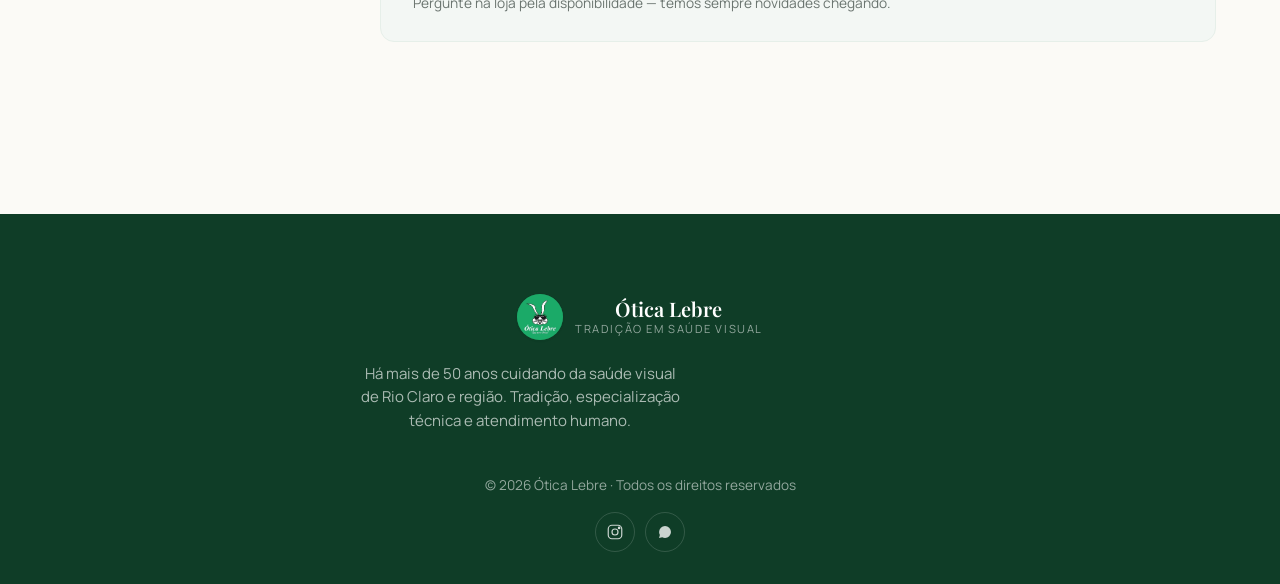
<file: armacao.html>
<!DOCTYPE html>
<html lang="pt-BR">
<head>
<meta charset="UTF-8"/>
<meta name="viewport" content="width=device-width, initial-scale=1"/>
<title>Armações · Ótica Lebre</title>
<meta name="description" content="Armações de grau e sol na Ótica Lebre — Rio Claro/SP."/>
<link rel="icon" href="assets/logo-lebre.jpg"/>
<link rel="stylesheet" href="assets/styles.css"/>
<style>
  .filter-tabs { display: flex; gap: 8px; margin: 0 0 28px; flex-wrap: wrap; }
  .filter-tabs button {
    background: transparent;
    border: 1px solid var(--ink-200);
    color: var(--ink-700);
    font-family: var(--font-sans);
    font-size: 0.88rem;
    font-weight: 500;
    padding: 9px 18px;
    border-radius: 999px;
    cursor: pointer;
    transition: all .15s;
  }
  .filter-tabs button:hover { border-color: var(--green-700); color: var(--green-700); }
  .filter-tabs button.active { background: var(--green-700); color: white; border-color: var(--green-700); }

  .frames-grid {
    display: grid;
    grid-template-columns: repeat(3, 1fr);
    gap: 18px;
  }
  .frame {
    background: var(--white);
    border: 1px solid var(--ink-200);
    border-radius: var(--r-lg);
    overflow: hidden;
    transition: transform .2s, box-shadow .2s, border-color .2s;
  }
  .frame:hover { transform: translateY(-3px); box-shadow: var(--shadow-md); border-color: var(--green-100); }
  .frame .img { aspect-ratio: 4/3; }
  .frame .meta { padding: 16px 18px; }
  .frame .name { font-family: var(--font-serif); font-size: 1.05rem; color: var(--ink-900); display: block; margin-bottom: 2px; }
  .frame .type { font-size: 0.78rem; color: var(--ink-500); letter-spacing: 0.08em; text-transform: uppercase; }

  .brands-strip {
    background: var(--green-50);
    border: 1px solid var(--green-100);
    border-radius: var(--r-lg);
    padding: 28px 32px;
    margin-top: 36px;
  }
  .brands-strip h4 { margin: 0 0 14px; font-family: var(--font-sans); font-size: 0.78rem; letter-spacing: 0.16em; text-transform: uppercase; color: var(--green-800); }
  .brands-list { display: flex; flex-wrap: wrap; gap: 8px 16px; }
  .brands-list span { font-family: var(--font-serif); font-size: 1.05rem; color: var(--green-800); font-style: italic; }
  .brands-list span:not(:last-child)::after { content: '·'; margin-left: 16px; color: var(--ink-300); font-style: normal; }

  @media (max-width: 720px) {
    .frames-grid { grid-template-columns: 1fr 1fr; }
  }
</style>
</head>
<body>

<div data-slot="header"></div>

<div class="page-shell">
  <div data-slot="sidebar"></div>
  <main class="page-content">

    <div class="crumb">
      <a href="index.html">Principal</a><span class="sep">/</span>
      <a href="produtos.html">Produtos</a><span class="sep">/</span>
      <span>Armações</span>
    </div>

    <div class="page-title">
      <span class="eyebrow">Armações</span>
      <h1>Armações que <em>combinam com você.</em></h1>
      <p class="lede">Modelos para todas as ocasiões — do clássico ao contemporâneo, do feminino ao masculino, do grau ao sol. Confira uma seleção da nossa vitrine.</p>
    </div>

    <section>
      <div class="filter-tabs">
        <button class="active" data-cat="todos">Todas</button>
        <button data-cat="grau">Grau</button>
        <button data-cat="sol">Sol</button>
        <button data-cat="infantil">Infantil</button>
      </div>

      <div class="frames-grid">
        <div class="frame" data-cat="grau" data-reveal>
          <div class="img ph"><div class="ph-label">Foto · Modelo acetato</div></div>
          <div class="meta"><span class="name">Acetato clássico</span><span class="type">Grau · Unissex</span></div>
        </div>
        <div class="frame" data-cat="grau" data-reveal>
          <div class="img ph"><div class="ph-label">Foto · Modelo metal</div></div>
          <div class="meta"><span class="name">Metal fino</span><span class="type">Grau · Unissex</span></div>
        </div>
        <div class="frame" data-cat="grau" data-reveal>
          <div class="img ph"><div class="ph-label">Foto · Cat-eye</div></div>
          <div class="meta"><span class="name">Cat-eye</span><span class="type">Grau · Feminino</span></div>
        </div>
        <div class="frame" data-cat="sol" data-reveal>
          <div class="img ph"><div class="ph-label">Foto · Aviador</div></div>
          <div class="meta"><span class="name">Aviador</span><span class="type">Sol · Unissex</span></div>
        </div>
        <div class="frame" data-cat="sol" data-reveal>
          <div class="img ph"><div class="ph-label">Foto · Quadrado oversized</div></div>
          <div class="meta"><span class="name">Quadrado oversized</span><span class="type">Sol · Feminino</span></div>
        </div>
        <div class="frame" data-cat="sol" data-reveal>
          <div class="img ph"><div class="ph-label">Foto · Redondo metal</div></div>
          <div class="meta"><span class="name">Redondo metal</span><span class="type">Sol · Unissex</span></div>
        </div>
        <div class="frame" data-cat="infantil" data-reveal>
          <div class="img ph"><div class="ph-label">Foto · Infantil colorido</div></div>
          <div class="meta"><span class="name">Infantil flexível</span><span class="type">Grau · Infantil</span></div>
        </div>
        <div class="frame" data-cat="grau" data-reveal>
          <div class="img ph"><div class="ph-label">Foto · Retangular fino</div></div>
          <div class="meta"><span class="name">Retangular fino</span><span class="type">Grau · Masculino</span></div>
        </div>
        <div class="frame" data-cat="sol" data-reveal>
          <div class="img ph"><div class="ph-label">Foto · Esportivo</div></div>
          <div class="meta"><span class="name">Esportivo</span><span class="type">Sol · Unissex</span></div>
        </div>
      </div>

      <p style="margin-top: 24px; font-size: 0.86rem; color: var(--ink-500);">Vitrine ilustrativa. As fotos serão substituídas pelas reais da loja. Disponibilidade pode variar.</p>

      <div class="brands-strip" data-reveal>
        <h4>Algumas marcas que trabalhamos</h4>
        <div class="brands-list">
          <span>Ray-Ban</span><span>Oakley</span><span>Vogue</span><span>Carrera</span>
          <span>Prada</span><span>Tom Ford</span><span>Tommy Hilfiger</span><span>Polo Ralph Lauren</span>
        </div>
        <p style="margin: 14px 0 0; font-size: 0.86rem; color: var(--ink-500);">Pergunte na loja pela disponibilidade — temos sempre novidades chegando.</p>
      </div>
    </section>

  </main>
</div>

<div data-slot="footer"></div>
<div data-slot="wa"></div>
<script src="assets/site.js"></script>
<script>
  document.querySelectorAll('.filter-tabs button').forEach(btn => {
    btn.addEventListener('click', () => {
      document.querySelectorAll('.filter-tabs button').forEach(b => b.classList.remove('active'));
      btn.classList.add('active');
      const cat = btn.dataset.cat;
      document.querySelectorAll('.frame').forEach(f => {
        f.style.display = (cat === 'todos' || f.dataset.cat === cat) ? '' : 'none';
      });
    });
  });
</script>
</body>
</html>
</file>
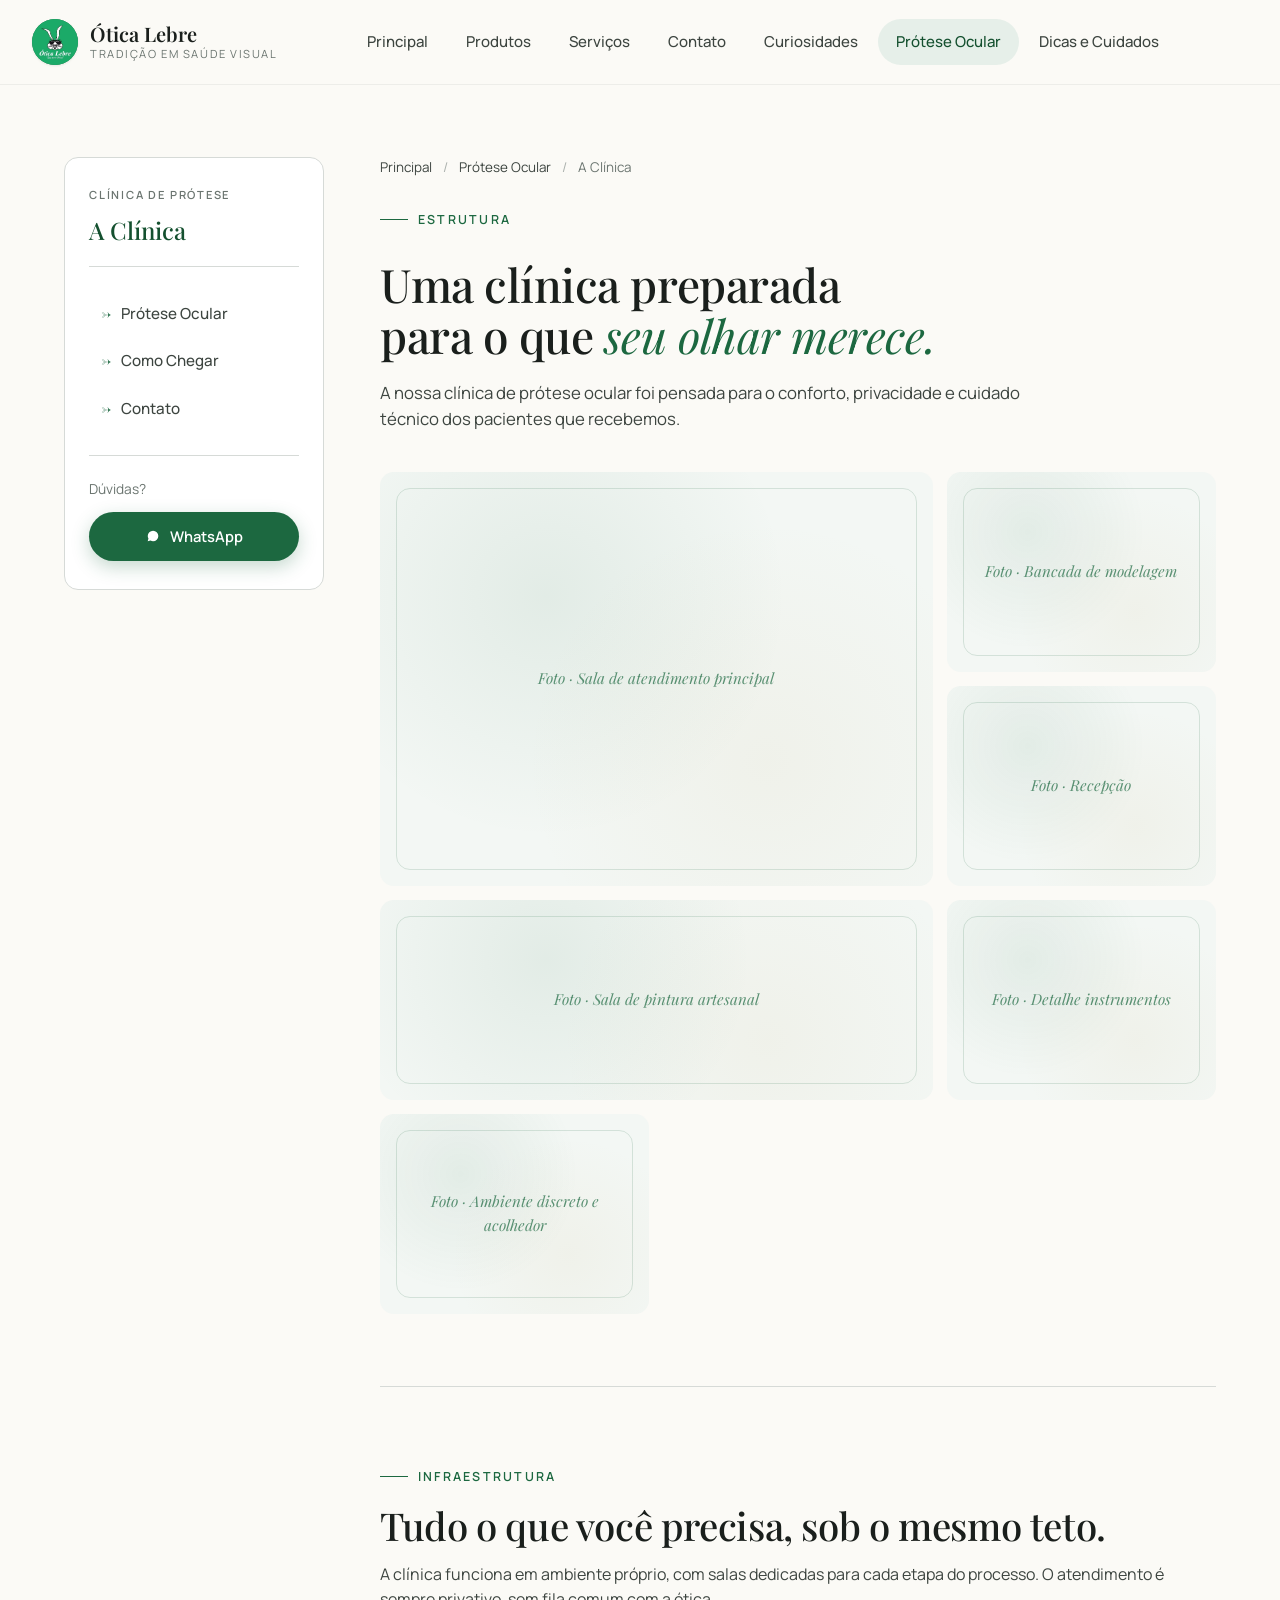
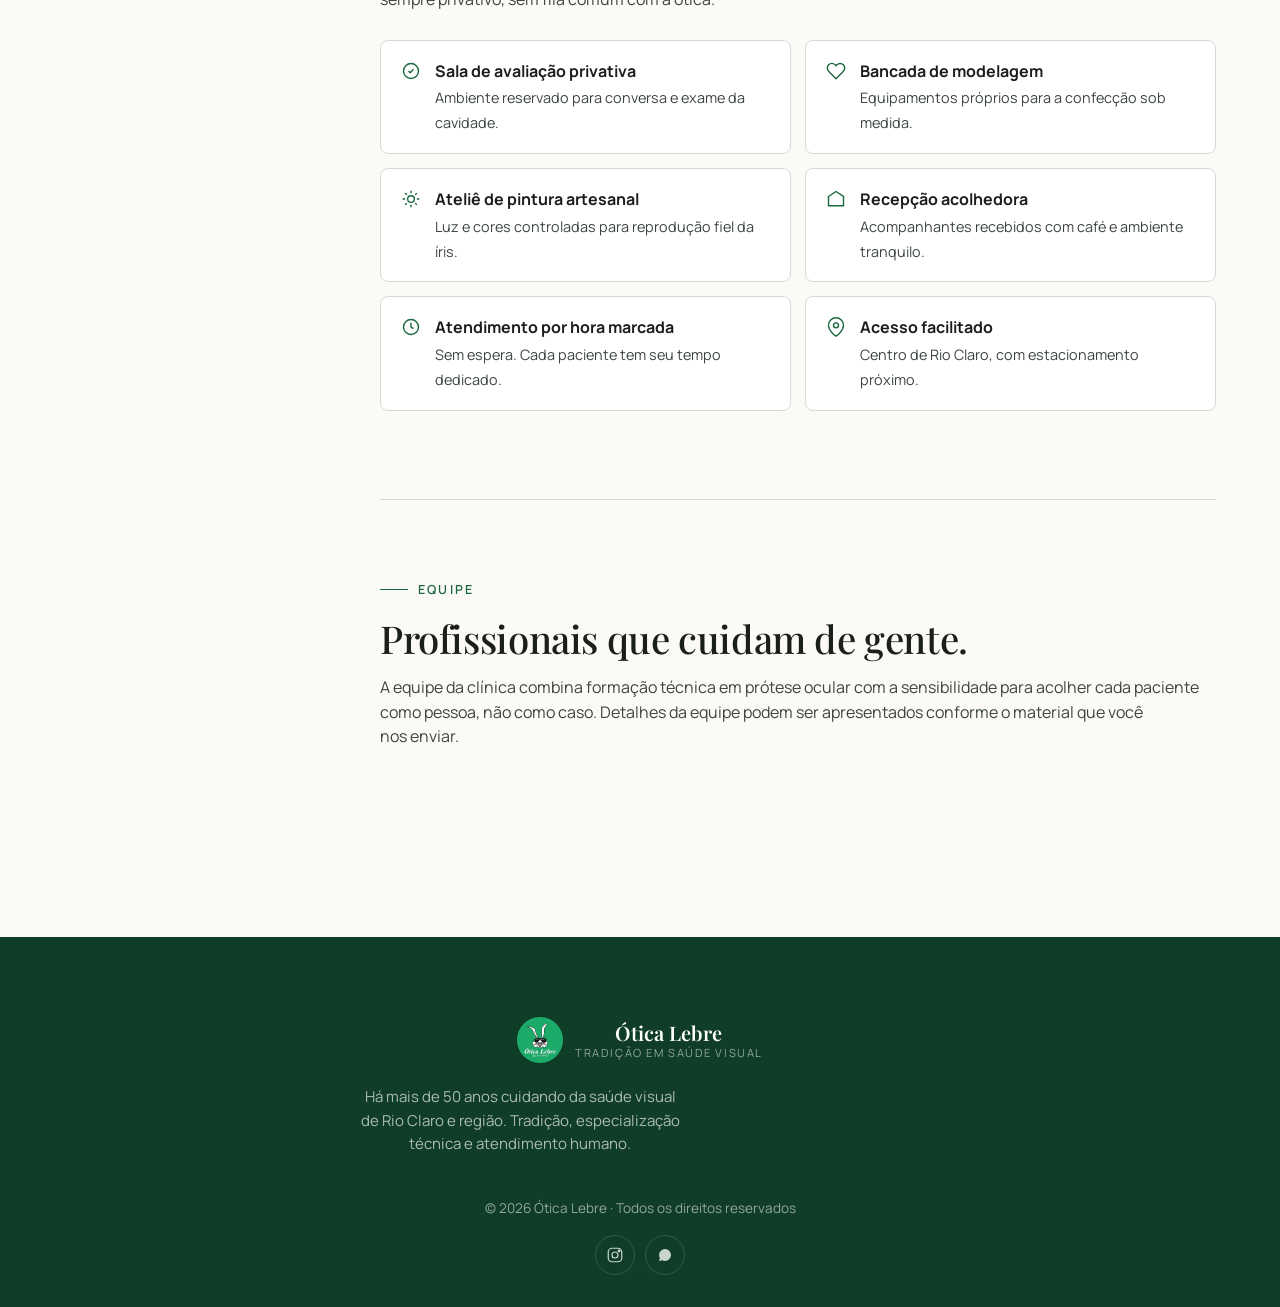
<file: clinica.html>
<!DOCTYPE html>
<html lang="pt-BR">
<head>
<meta charset="UTF-8"/>
<meta name="viewport" content="width=device-width, initial-scale=1"/>
<title>A Clínica · Ótica Lebre</title>
<meta name="description" content="Conheça a clínica de prótese ocular da Ótica Lebre — Rio Claro/SP."/>
<link rel="icon" href="assets/logo-lebre.jpg"/>
<link rel="stylesheet" href="assets/styles.css"/>
<style>
  .gallery {
    display: grid;
    grid-template-columns: repeat(3, 1fr);
    grid-auto-rows: 200px;
    gap: 14px;
    margin-top: 32px;
  }
  .gallery .gi { border-radius: var(--r-lg); transition: transform .2s; }
  .gallery .gi:hover { transform: translateY(-3px); }
  .gallery .gi.wide  { grid-column: span 2; }
  .gallery .gi.tall  { grid-row: span 2; }

  .feature-list {
    display: grid;
    grid-template-columns: 1fr 1fr;
    gap: 14px;
    margin-top: 28px;
    list-style: none;
    padding: 0;
  }
  .feature-list li {
    display: flex; gap: 14px;
    padding: 18px 20px;
    background: var(--white);
    border: 1px solid var(--ink-200);
    border-radius: var(--r-md);
  }
  .feature-list svg { color: var(--green-700); flex-shrink: 0; margin-top: 2px; }
  .feature-list strong { display: block; color: var(--ink-900); margin-bottom: 2px; }
  .feature-list span { font-size: 0.9rem; color: var(--ink-700); }

  @media (max-width: 700px) {
    .gallery { grid-template-columns: 1fr 1fr; grid-auto-rows: 160px; }
    .gallery .gi.wide { grid-column: span 2; }
    .gallery .gi.tall { grid-row: span 1; }
    .feature-list { grid-template-columns: 1fr; }
  }
</style>
</head>
<body>

<div data-slot="header"></div>

<div class="page-shell">
  <div data-slot="sidebar"></div>
  <main class="page-content">

    <div class="crumb">
      <a href="index.html">Principal</a>
      <span class="sep">/</span>
      <a href="protese-ocular.html">Prótese Ocular</a>
      <span class="sep">/</span>
      <span>A Clínica</span>
    </div>

    <div class="page-title">
      <span class="eyebrow">Estrutura</span>
      <h1>Uma clínica preparada para o que <em>seu olhar merece.</em></h1>
      <p class="lede">A nossa clínica de prótese ocular foi pensada para o conforto, privacidade e cuidado técnico dos pacientes que recebemos.</p>
    </div>

    <section>
      <div class="gallery">
        <div class="gi ph wide tall" data-reveal><div class="ph-label">Foto · Sala de atendimento principal</div></div>
        <div class="gi ph" data-reveal><div class="ph-label">Foto · Bancada de modelagem</div></div>
        <div class="gi ph" data-reveal><div class="ph-label">Foto · Recepção</div></div>
        <div class="gi ph wide" data-reveal><div class="ph-label">Foto · Sala de pintura artesanal</div></div>
        <div class="gi ph" data-reveal><div class="ph-label">Foto · Detalhe instrumentos</div></div>
        <div class="gi ph" data-reveal><div class="ph-label">Foto · Ambiente discreto e acolhedor</div></div>
      </div>
    </section>

    <section>
      <span class="eyebrow" data-reveal>Infraestrutura</span>
      <h2 data-reveal>Tudo o que você precisa, sob o mesmo teto.</h2>
      <p data-reveal>A clínica funciona em ambiente próprio, com salas dedicadas para cada etapa do processo. O atendimento é sempre privativo, sem fila comum com a ótica.</p>

      <ul class="feature-list">
        <li data-reveal>
          <svg width="20" height="20" viewBox="0 0 24 24" fill="none" stroke="currentColor" stroke-width="1.7"><path d="m9 12 2 2 4-4"/><circle cx="12" cy="12" r="9"/></svg>
          <div><strong>Sala de avaliação privativa</strong><span>Ambiente reservado para conversa e exame da cavidade.</span></div>
        </li>
        <li data-reveal>
          <svg width="20" height="20" viewBox="0 0 24 24" fill="none" stroke="currentColor" stroke-width="1.7"><path d="M20.84 4.61a5.5 5.5 0 0 0-7.78 0L12 5.67l-1.06-1.06a5.5 5.5 0 0 0-7.78 7.78l1.06 1.06L12 21.23l7.78-7.78 1.06-1.06a5.5 5.5 0 0 0 0-7.78Z"/></svg>
          <div><strong>Bancada de modelagem</strong><span>Equipamentos próprios para a confecção sob medida.</span></div>
        </li>
        <li data-reveal>
          <svg width="20" height="20" viewBox="0 0 24 24" fill="none" stroke="currentColor" stroke-width="1.7"><circle cx="12" cy="12" r="4"/><path d="M12 2v3M12 19v3M2 12h3M19 12h3M5 5l2 2M17 17l2 2M5 19l2-2M17 7l2-2"/></svg>
          <div><strong>Ateliê de pintura artesanal</strong><span>Luz e cores controladas para reprodução fiel da íris.</span></div>
        </li>
        <li data-reveal>
          <svg width="20" height="20" viewBox="0 0 24 24" fill="none" stroke="currentColor" stroke-width="1.7"><path d="M3 9l9-6 9 6v11H3V9Z"/></svg>
          <div><strong>Recepção acolhedora</strong><span>Acompanhantes recebidos com café e ambiente tranquilo.</span></div>
        </li>
        <li data-reveal>
          <svg width="20" height="20" viewBox="0 0 24 24" fill="none" stroke="currentColor" stroke-width="1.7"><circle cx="12" cy="12" r="9"/><path d="M12 7v5l3 2"/></svg>
          <div><strong>Atendimento por hora marcada</strong><span>Sem espera. Cada paciente tem seu tempo dedicado.</span></div>
        </li>
        <li data-reveal>
          <svg width="20" height="20" viewBox="0 0 24 24" fill="none" stroke="currentColor" stroke-width="1.7"><path d="M21 10c0 7-9 13-9 13s-9-6-9-13a9 9 0 1 1 18 0Z"/><circle cx="12" cy="10" r="3"/></svg>
          <div><strong>Acesso facilitado</strong><span>Centro de Rio Claro, com estacionamento próximo.</span></div>
        </li>
      </ul>
    </section>

    <section>
      <span class="eyebrow" data-reveal>Equipe</span>
      <h2 data-reveal>Profissionais que cuidam de gente.</h2>
      <p data-reveal>A equipe da clínica combina formação técnica em prótese ocular com a sensibilidade para acolher cada paciente como pessoa, não como caso. Detalhes da equipe podem ser apresentados conforme o material que você nos enviar.</p>
    </section>

  </main>
</div>

<div data-slot="footer"></div>
<div data-slot="wa"></div>
<script src="assets/site.js"></script>
</body>
</html>
</file>
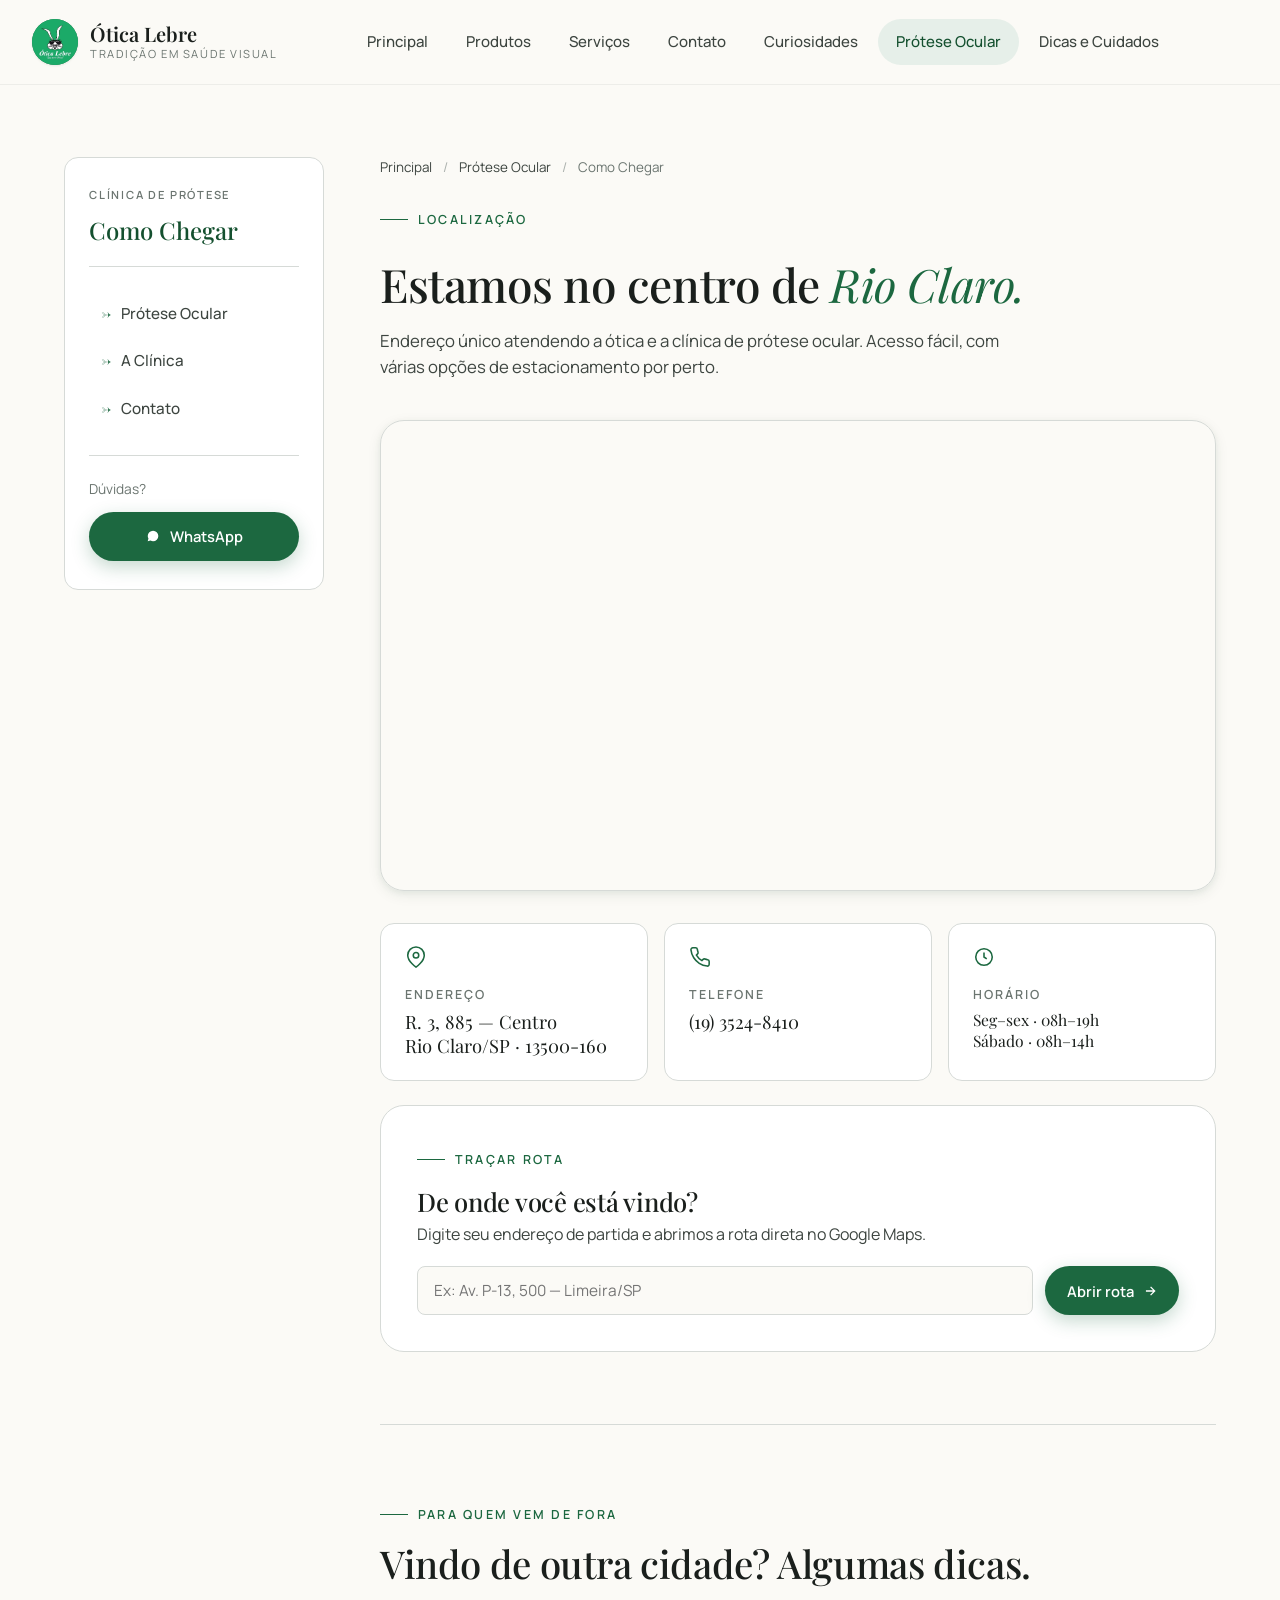
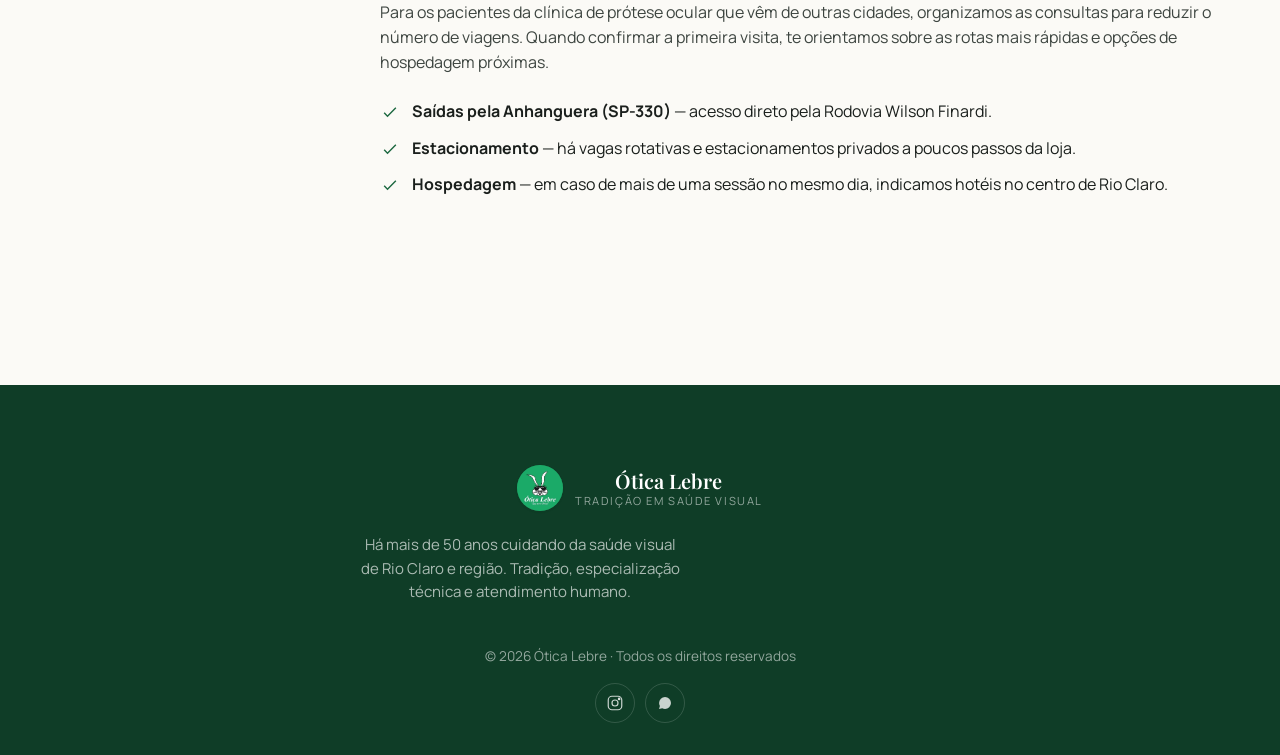
<file: como-chegar.html>
<!DOCTYPE html>
<html lang="pt-BR">
<head>
<meta charset="UTF-8"/>
<meta name="viewport" content="width=device-width, initial-scale=1"/>
<title>Como Chegar · Ótica Lebre</title>
<meta name="description" content="Como chegar até a Ótica Lebre — R. 3, 885 — Centro, Rio Claro/SP."/>
<link rel="icon" href="assets/logo-lebre.jpg"/>
<link rel="stylesheet" href="assets/styles.css"/>
<style>
  .map-card {
    border-radius: var(--r-xl);
    overflow: hidden;
    border: 1px solid var(--ink-200);
    box-shadow: var(--shadow-md);
    margin-bottom: 32px;
    aspect-ratio: 16/9;
    position: relative;
  }
  .map-card iframe { width: 100%; height: 100%; border: 0; display: block; }

  .info-grid {
    display: grid;
    grid-template-columns: repeat(3, 1fr);
    gap: 16px;
    margin-top: 32px;
  }
  .info-card {
    padding: 22px 24px;
    background: var(--white);
    border: 1px solid var(--ink-200);
    border-radius: var(--r-lg);
  }
  .info-card svg { color: var(--green-700); margin-bottom: 14px; }
  .info-card h4 { font-size: 0.78rem; letter-spacing: 0.16em; text-transform: uppercase; color: var(--ink-500); margin: 0 0 8px; font-family: var(--font-sans); font-weight: 600; }
  .info-card .v { font-family: var(--font-serif); font-size: 1.15rem; color: var(--ink-900); line-height: 1.3; }

  .route-tool {
    background: var(--white);
    border: 1px solid var(--ink-200);
    border-radius: var(--r-xl);
    padding: clamp(24px, 3vw, 36px);
    margin-top: 24px;
  }
  .route-tool h3 { margin-bottom: 6px; }
  .route-form { display: flex; gap: 12px; margin-top: 20px; flex-wrap: wrap; }
  .route-form input {
    flex: 1; min-width: 240px;
    padding: 13px 16px;
    border: 1px solid var(--ink-200);
    border-radius: var(--r-md);
    font-family: var(--font-sans);
    font-size: 0.96rem;
    background: var(--paper);
  }
  .route-form input:focus { outline: none; border-color: var(--green-700); box-shadow: 0 0 0 3px var(--green-100); }

  @media (max-width: 720px) {
    .info-grid { grid-template-columns: 1fr; }
  }
</style>
</head>
<body>

<div data-slot="header"></div>

<div class="page-shell">
  <div data-slot="sidebar"></div>
  <main class="page-content">

    <div class="crumb">
      <a href="index.html">Principal</a>
      <span class="sep">/</span>
      <a href="protese-ocular.html">Prótese Ocular</a>
      <span class="sep">/</span>
      <span>Como Chegar</span>
    </div>

    <div class="page-title">
      <span class="eyebrow">Localização</span>
      <h1>Estamos no centro de <em>Rio Claro.</em></h1>
      <p class="lede">Endereço único atendendo a ótica e a clínica de prótese ocular. Acesso fácil, com várias opções de estacionamento por perto.</p>
    </div>

    <section>
      <div class="map-card">
        <iframe
          loading="lazy"
          allowfullscreen
          referrerpolicy="no-referrer-when-downgrade"
          src="https://maps.google.com/maps?q=Otica+Lebre&ll=-22.4116302,-47.5593625&z=18&output=embed"
          title="Mapa da Ótica Lebre"></iframe>
      </div>

      <div class="info-grid">
        <div class="info-card" data-reveal>
          <svg width="22" height="22" viewBox="0 0 24 24" fill="none" stroke="currentColor" stroke-width="1.7"><path d="M21 10c0 7-9 13-9 13s-9-6-9-13a9 9 0 1 1 18 0Z"/><circle cx="12" cy="10" r="3"/></svg>
          <h4>Endereço</h4>
          <div class="v">R. 3, 885 — Centro<br/>Rio Claro/SP · 13500-160</div>
        </div>
        <div class="info-card" data-reveal>
          <svg width="22" height="22" viewBox="0 0 24 24" fill="none" stroke="currentColor" stroke-width="1.7"><path d="M22 16.92v3a2 2 0 0 1-2.18 2 19.79 19.79 0 0 1-8.63-3.07 19.5 19.5 0 0 1-6-6 19.79 19.79 0 0 1-3.07-8.67A2 2 0 0 1 4.11 2h3a2 2 0 0 1 2 1.72c.13.96.36 1.9.7 2.81a2 2 0 0 1-.45 2.11L8.09 9.91a16 16 0 0 0 6 6l1.27-1.27a2 2 0 0 1 2.11-.45c.91.34 1.85.57 2.81.7A2 2 0 0 1 22 16.92Z"/></svg>
          <h4>Telefone</h4>
          <div class="v"><a href="tel:+551935248410" style="color:inherit;">(19) 3524-8410</a></div>
        </div>
        <div class="info-card" data-reveal>
          <svg width="22" height="22" viewBox="0 0 24 24" fill="none" stroke="currentColor" stroke-width="1.7"><circle cx="12" cy="12" r="9"/><path d="M12 7v5l3 2"/></svg>
          <h4>Horário</h4>
          <div class="v" style="font-size: 0.98rem;">Seg–sex · 08h–19h<br/>Sábado · 08h–14h</div>
        </div>
      </div>

      <div class="route-tool" data-reveal>
        <span class="eyebrow">Traçar rota</span>
        <h3>De onde você está vindo?</h3>
        <p style="margin: 0;">Digite seu endereço de partida e abrimos a rota direta no Google Maps.</p>
        <form class="route-form" id="routeForm">
          <input type="text" id="origin" placeholder="Ex: Av. P-13, 500 — Limeira/SP" required/>
          <button class="btn btn-primary" type="submit">
            Abrir rota
            <svg width="14" height="14" viewBox="0 0 24 24" fill="none" stroke="currentColor" stroke-width="2.2"><path d="M5 12h14M13 5l7 7-7 7"/></svg>
          </button>
        </form>
      </div>
    </section>

    <section>
      <span class="eyebrow" data-reveal>Para quem vem de fora</span>
      <h2 data-reveal>Vindo de outra cidade? Algumas dicas.</h2>
      <p data-reveal>Para os pacientes da clínica de prótese ocular que vêm de outras cidades, organizamos as consultas para reduzir o número de viagens. Quando confirmar a primeira visita, te orientamos sobre as rotas mais rápidas e opções de hospedagem próximas.</p>

      <ul style="list-style: none; padding: 0; margin-top: 24px; display: grid; gap: 12px;">
        <li style="display: flex; gap: 12px; align-items: flex-start;">
          <svg width="20" height="20" viewBox="0 0 24 24" fill="none" stroke="var(--green-700)" stroke-width="1.7" style="margin-top:3px; flex-shrink:0;"><path d="M5 13l4 4L19 7"/></svg>
          <span><strong>Saídas pela Anhanguera (SP-330)</strong> — acesso direto pela Rodovia Wilson Finardi.</span>
        </li>
        <li style="display: flex; gap: 12px; align-items: flex-start;">
          <svg width="20" height="20" viewBox="0 0 24 24" fill="none" stroke="var(--green-700)" stroke-width="1.7" style="margin-top:3px; flex-shrink:0;"><path d="M5 13l4 4L19 7"/></svg>
          <span><strong>Estacionamento</strong> — há vagas rotativas e estacionamentos privados a poucos passos da loja.</span>
        </li>
        <li style="display: flex; gap: 12px; align-items: flex-start;">
          <svg width="20" height="20" viewBox="0 0 24 24" fill="none" stroke="var(--green-700)" stroke-width="1.7" style="margin-top:3px; flex-shrink:0;"><path d="M5 13l4 4L19 7"/></svg>
          <span><strong>Hospedagem</strong> — em caso de mais de uma sessão no mesmo dia, indicamos hotéis no centro de Rio Claro.</span>
        </li>
      </ul>
    </section>

  </main>
</div>

<div data-slot="footer"></div>
<div data-slot="wa"></div>
<script src="assets/site.js"></script>
<script>
  document.getElementById('routeForm').addEventListener('submit', function(e) {
    e.preventDefault();
    const origin = encodeURIComponent(document.getElementById('origin').value);
    const dest = encodeURIComponent('Ótica Lebre, R. 3, 885 - Centro, Rio Claro - SP');
    window.open(`https://www.google.com/maps/dir/?api=1&origin=${origin}&destination=${dest}`, '_blank');
  });
</script>
</body>
</html>
</file>
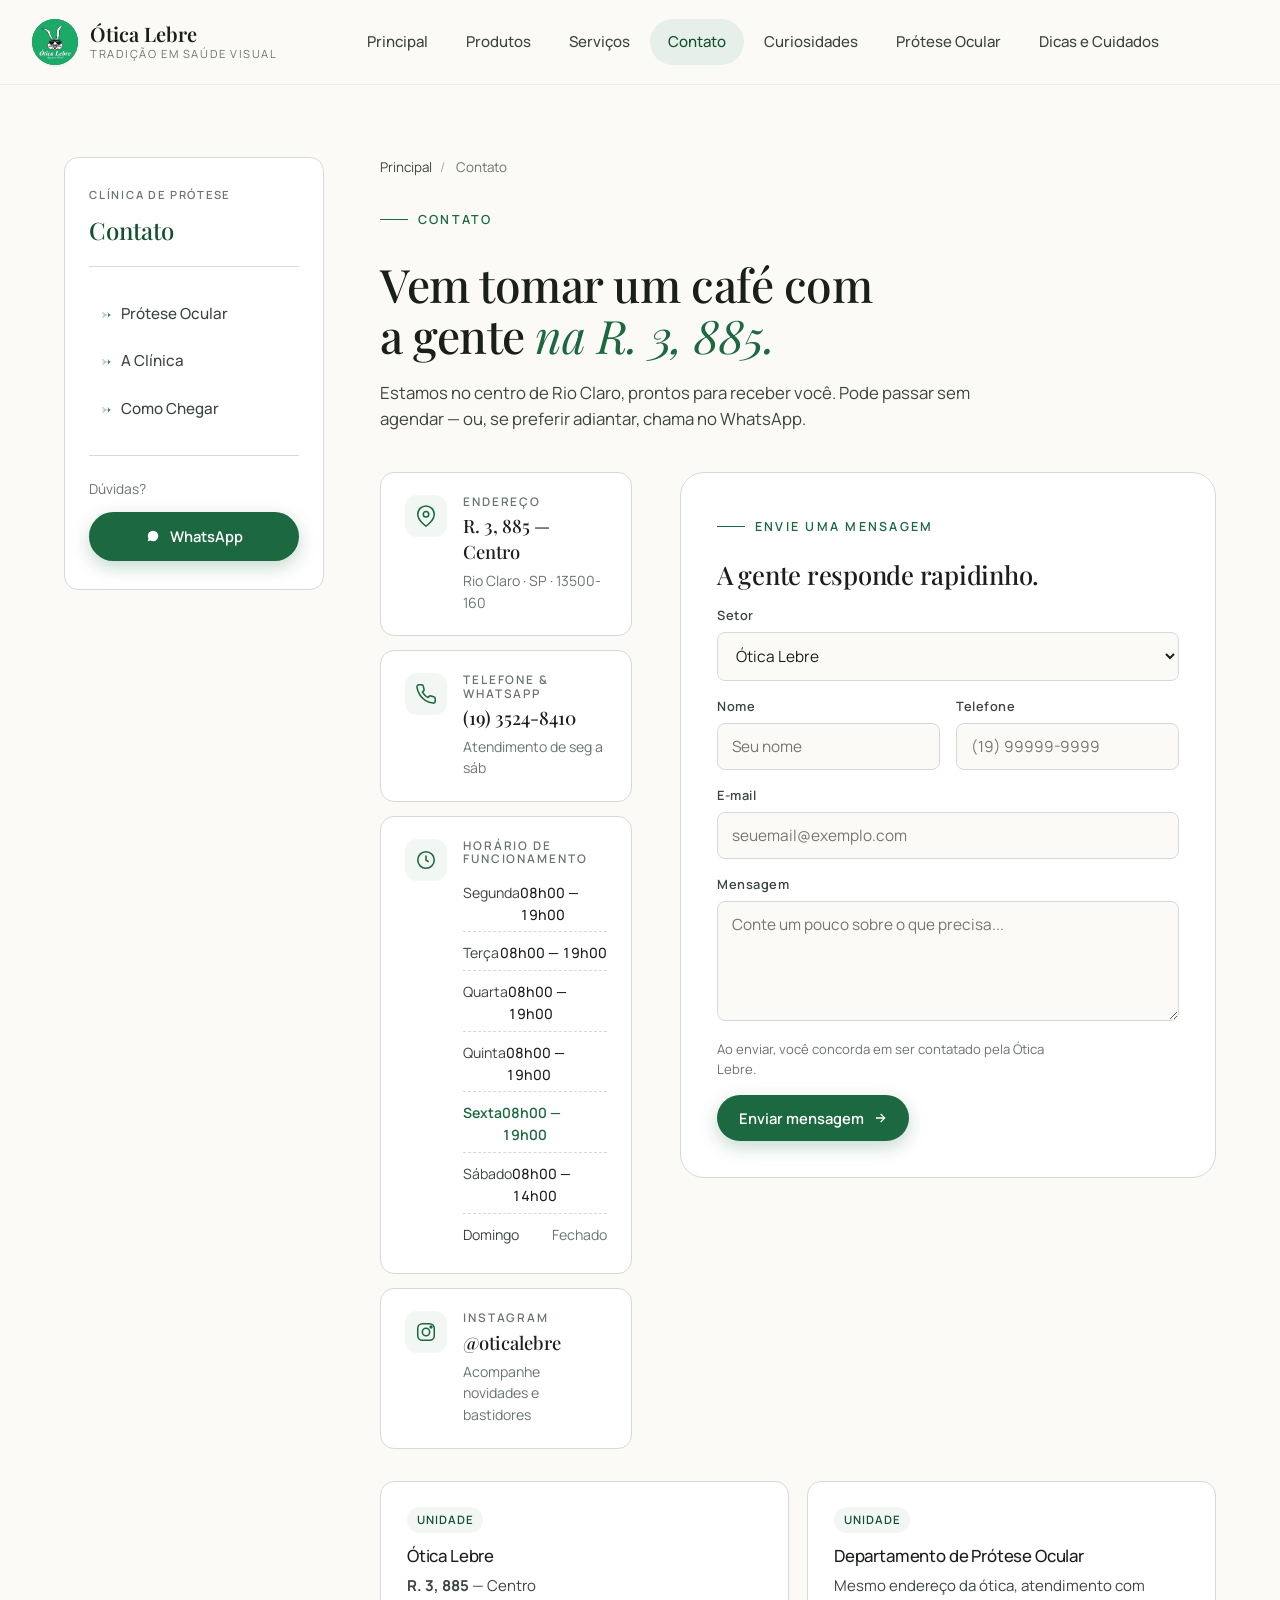
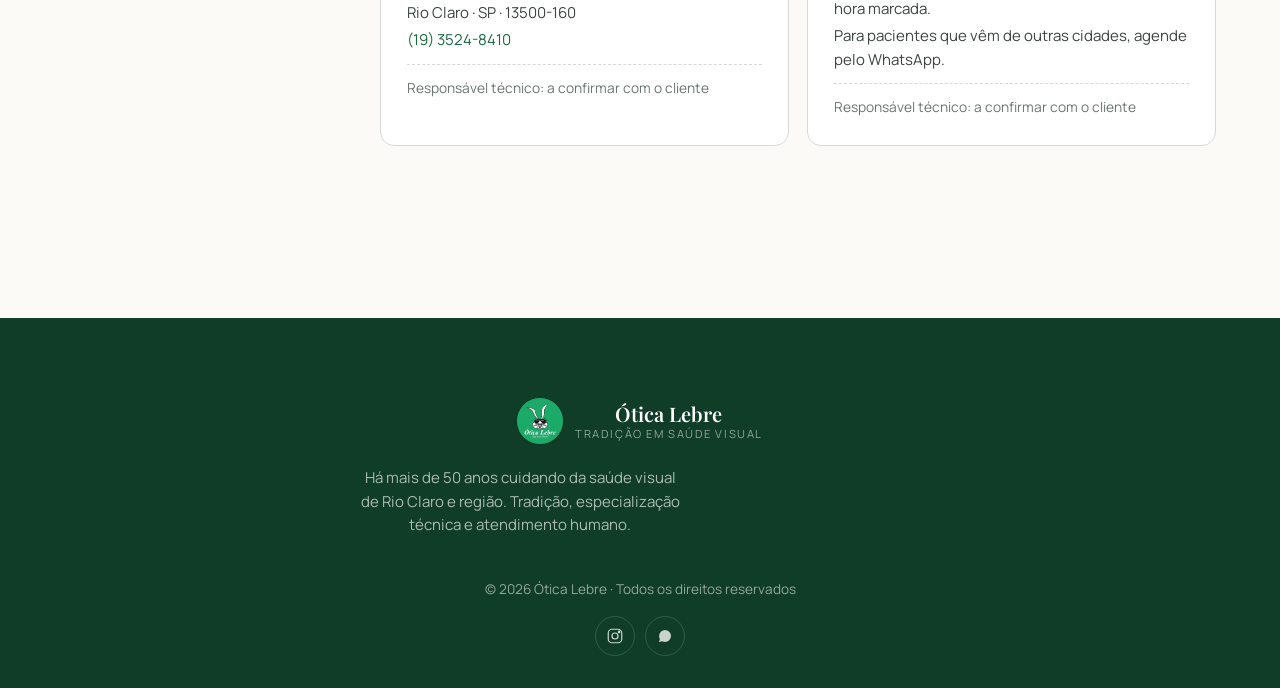
<file: contato.html>
<!DOCTYPE html>
<html lang="pt-BR">
<head>
<meta charset="UTF-8"/>
<meta name="viewport" content="width=device-width, initial-scale=1"/>
<title>Contato · Ótica Lebre · Rio Claro/SP</title>
<meta name="description" content="Endereço, telefone, WhatsApp e formulário de contato — Ótica Lebre, Rio Claro/SP."/>
<link rel="icon" href="assets/logo-lebre.jpg"/>
<link rel="stylesheet" href="assets/styles.css"/>
<style>
  .contact-grid {
    display: grid;
    grid-template-columns: 1fr 1.2fr;
    gap: 48px;
    align-items: start;
    margin-top: 8px;
  }
  .info-stack { display: grid; gap: 14px; }
  .info-card {
    background: var(--white);
    border: 1px solid var(--ink-200);
    border-radius: var(--r-lg);
    padding: 22px 24px;
    display: flex; gap: 16px; align-items: flex-start;
    transition: border-color .2s, transform .2s;
  }
  .info-card:hover { border-color: var(--green-100); transform: translateY(-2px); }
  .info-icon {
    width: 42px; height: 42px;
    border-radius: 12px;
    background: var(--green-50);
    color: var(--green-700);
    display: grid; place-items: center;
    flex-shrink: 0;
  }
  .info-card h4 {
    font-family: var(--font-sans);
    font-size: 0.74rem;
    font-weight: 600;
    letter-spacing: 0.16em;
    text-transform: uppercase;
    color: var(--ink-500);
    margin: 0 0 6px;
  }
  .info-card .v {
    font-family: var(--font-serif);
    font-size: 1.15rem;
    color: var(--ink-900);
    line-height: 1.3;
    font-weight: 500;
  }
  .info-card a.v:hover { color: var(--green-700); }
  .info-card span { font-size: 0.88rem; color: var(--ink-500); display: block; margin-top: 4px; }

  /* hours */
  .hours-list { width: 100%; margin-top: 6px; }
  .hours-list .row {
    display: flex; justify-content: space-between;
    padding: 6px 0;
    font-size: 0.92rem;
    border-bottom: 1px dashed var(--ink-200);
  }
  .hours-list .row:last-child { border-bottom: 0; }
  .hours-list .row .day { color: var(--ink-700); }
  .hours-list .row .hr { color: var(--ink-900); font-weight: 500; font-variant-numeric: tabular-nums; }
  .hours-list .row.closed .hr { color: var(--ink-500); font-weight: 400; }
  .hours-list .row.today .day,
  .hours-list .row.today .hr { color: var(--green-700); font-weight: 600; }

  /* form */
  form.contact-form {
    background: var(--white);
    border: 1px solid var(--ink-200);
    border-radius: var(--r-xl);
    padding: clamp(24px, 3vw, 36px);
  }
  .field-row { display: grid; grid-template-columns: 1fr 1fr; gap: 16px; margin-bottom: 16px; }
  .field { display: flex; flex-direction: column; gap: 6px; }
  .field.full { grid-column: 1 / -1; }
  .field label {
    font-size: 0.8rem;
    font-weight: 600;
    letter-spacing: 0.04em;
    color: var(--ink-700);
  }
  .field input, .field select, .field textarea {
    font-family: var(--font-sans);
    font-size: 0.96rem;
    padding: 12px 14px;
    border: 1px solid var(--ink-200);
    border-radius: var(--r-md);
    background: var(--paper);
    color: var(--ink-900);
    transition: border-color .15s, box-shadow .15s, background .15s;
  }
  .field input:focus, .field select:focus, .field textarea:focus {
    outline: none; border-color: var(--green-700); background: var(--white);
    box-shadow: 0 0 0 3px var(--green-100);
  }
  .field textarea { resize: vertical; min-height: 120px; }
  .form-foot {
    display: flex; justify-content: space-between; align-items: center;
    gap: 16px; flex-wrap: wrap; margin-top: 8px;
  }
  .form-foot small { color: var(--ink-500); font-size: 0.82rem; max-width: 360px; }

  /* units */
  .units {
    display: grid; grid-template-columns: 1fr 1fr;
    gap: 18px; margin-top: 32px;
  }
  .unit {
    background: var(--white);
    border: 1px solid var(--ink-200);
    border-radius: var(--r-lg);
    padding: 24px 26px;
  }
  .unit .badge {
    display: inline-block;
    font-size: 0.72rem; font-weight: 600;
    letter-spacing: 0.08em; text-transform: uppercase;
    color: var(--green-800); background: var(--green-50);
    padding: 4px 10px; border-radius: 999px;
    margin-bottom: 14px;
  }
  .unit h3 {
    font-family: var(--font-sans);
    font-size: 1.05rem;
    margin: 0 0 8px;
  }
  .unit p { font-size: 0.94rem; margin: 0 0 4px; }
  .unit .resp { margin-top: 12px; padding-top: 12px; border-top: 1px dashed var(--ink-200); font-size: 0.86rem; color: var(--ink-500); }

  @media (max-width: 900px) {
    .contact-grid { grid-template-columns: 1fr; gap: 32px; }
    .field-row { grid-template-columns: 1fr; }
    .units { grid-template-columns: 1fr; }
  }
</style>
</head>
<body>

<div data-slot="header"></div>

<div class="page-shell">
  <div data-slot="sidebar"></div>
  <main class="page-content">

    <div class="crumb">
      <a href="index.html">Principal</a><span class="sep">/</span>
      <span>Contato</span>
    </div>

    <div class="page-title">
      <span class="eyebrow">Contato</span>
      <h1>Vem tomar um café com a gente <em>na R. 3, 885.</em></h1>
      <p class="lede">Estamos no centro de Rio Claro, prontos para receber você. Pode passar sem agendar — ou, se preferir adiantar, chama no WhatsApp.</p>
    </div>

    <section>
      <div class="contact-grid">

        <div class="info-stack">
          <div class="info-card" data-reveal>
            <div class="info-icon"><svg width="22" height="22" viewBox="0 0 24 24" fill="none" stroke="currentColor" stroke-width="1.7"><path d="M21 10c0 7-9 13-9 13s-9-6-9-13a9 9 0 1 1 18 0Z"/><circle cx="12" cy="10" r="3"/></svg></div>
            <div style="flex:1;">
              <h4>Endereço</h4>
              <a class="v" href="https://www.google.com/maps/place/%C3%93tica+Lebre/@-22.411788,-47.559345,19z/data=!4m10!1m2!2m1!1sOtica+Lebre,+Rio+Claro,+SP!3m6!1s0x94c7da5a8a7e9c51:0xb0258b71657cbdbb!8m2!3d-22.4116302!4d-47.5593625" target="_blank" rel="noopener">R. 3, 885 — Centro</a>
              <span>Rio Claro · SP · 13500-160</span>
            </div>
          </div>

          <div class="info-card" data-reveal>
            <div class="info-icon"><svg width="22" height="22" viewBox="0 0 24 24" fill="none" stroke="currentColor" stroke-width="1.7"><path d="M22 16.92v3a2 2 0 0 1-2.18 2 19.79 19.79 0 0 1-8.63-3.07 19.5 19.5 0 0 1-6-6 19.79 19.79 0 0 1-3.07-8.67A2 2 0 0 1 4.11 2h3a2 2 0 0 1 2 1.72c.13.96.36 1.9.7 2.81a2 2 0 0 1-.45 2.11L8.09 9.91a16 16 0 0 0 6 6l1.27-1.27a2 2 0 0 1 2.11-.45c.91.34 1.85.57 2.81.7A2 2 0 0 1 22 16.92Z"/></svg></div>
            <div style="flex:1;">
              <h4>Telefone & WhatsApp</h4>
              <a class="v" href="tel:+551935248410">(19) 3524-8410</a>
              <span>Atendimento de seg a sáb</span>
            </div>
          </div>

          <div class="info-card" data-reveal>
            <div class="info-icon"><svg width="22" height="22" viewBox="0 0 24 24" fill="none" stroke="currentColor" stroke-width="1.7"><circle cx="12" cy="12" r="9"/><path d="M12 7v5l3 2"/></svg></div>
            <div style="flex:1;">
              <h4>Horário de funcionamento</h4>
              <div class="hours-list" id="hoursList">
                <div class="row" data-day="1"><span class="day">Segunda</span><span class="hr">08h00 — 19h00</span></div>
                <div class="row" data-day="2"><span class="day">Terça</span><span class="hr">08h00 — 19h00</span></div>
                <div class="row" data-day="3"><span class="day">Quarta</span><span class="hr">08h00 — 19h00</span></div>
                <div class="row" data-day="4"><span class="day">Quinta</span><span class="hr">08h00 — 19h00</span></div>
                <div class="row" data-day="5"><span class="day">Sexta</span><span class="hr">08h00 — 19h00</span></div>
                <div class="row" data-day="6"><span class="day">Sábado</span><span class="hr">08h00 — 14h00</span></div>
                <div class="row closed" data-day="0"><span class="day">Domingo</span><span class="hr">Fechado</span></div>
              </div>
            </div>
          </div>

          <div class="info-card" data-reveal>
            <div class="info-icon"><svg width="22" height="22" viewBox="0 0 24 24" fill="none" stroke="currentColor" stroke-width="1.7"><rect x="3" y="3" width="18" height="18" rx="5"/><circle cx="12" cy="12" r="4"/><circle cx="17.5" cy="6.5" r="1" fill="currentColor"/></svg></div>
            <div style="flex:1;">
              <h4>Instagram</h4>
              <a class="v" href="https://www.instagram.com/oticalebre/" target="_blank" rel="noopener">@oticalebre</a>
              <span>Acompanhe novidades e bastidores</span>
            </div>
          </div>
        </div>

        <form class="contact-form" id="contactForm" data-reveal>
          <span class="eyebrow">Envie uma mensagem</span>
          <h3 style="margin-bottom: 18px; margin-top: 6px;">A gente responde rapidinho.</h3>

          <div class="field-row">
            <div class="field full">
              <label for="setor">Setor</label>
              <select id="setor" name="setor">
                <option>Ótica Lebre</option>
                <option>Prótese Ocular Sob Medida</option>
              </select>
            </div>
          </div>
          <div class="field-row">
            <div class="field">
              <label for="nome">Nome</label>
              <input type="text" id="nome" name="nome" required placeholder="Seu nome"/>
            </div>
            <div class="field">
              <label for="telefone">Telefone</label>
              <input type="tel" id="telefone" name="telefone" placeholder="(19) 99999-9999"/>
            </div>
          </div>
          <div class="field-row">
            <div class="field full">
              <label for="email">E-mail</label>
              <input type="email" id="email" name="email" required placeholder="seuemail@exemplo.com"/>
            </div>
          </div>
          <div class="field full" style="margin-bottom: 18px;">
            <label for="mensagem">Mensagem</label>
            <textarea id="mensagem" name="mensagem" required placeholder="Conte um pouco sobre o que precisa..."></textarea>
          </div>
          <div class="form-foot">
            <small>Ao enviar, você concorda em ser contatado pela Ótica Lebre.</small>
            <button class="btn btn-primary btn-arrow" type="submit">
              Enviar mensagem
              <svg width="14" height="14" viewBox="0 0 24 24" fill="none" stroke="currentColor" stroke-width="2.2"><path d="M5 12h14M13 5l7 7-7 7"/></svg>
            </button>
          </div>
        </form>

      </div>

      <div class="units">
        <div class="unit" data-reveal>
          <span class="badge">Unidade</span>
          <h3>Ótica Lebre</h3>
          <p><strong>R. 3, 885</strong> — Centro</p>
          <p>Rio Claro · SP · 13500-160</p>
          <p><a href="tel:+551935248410" style="color: var(--green-700);">(19) 3524-8410</a></p>
          <p class="resp">Responsável técnico: a confirmar com o cliente</p>
        </div>
        <div class="unit" data-reveal>
          <span class="badge">Unidade</span>
          <h3>Departamento de Prótese Ocular</h3>
          <p>Mesmo endereço da ótica, atendimento com hora marcada.</p>
          <p>Para pacientes que vêm de outras cidades, agende pelo WhatsApp.</p>
          <p class="resp">Responsável técnico: a confirmar com o cliente</p>
        </div>
      </div>
    </section>

  </main>
</div>

<div data-slot="footer"></div>
<div data-slot="wa"></div>
<script src="assets/site.js"></script>
<script>
  (function() {
    const today = new Date().getDay();
    const row = document.querySelector(`#hoursList .row[data-day="${today}"]`);
    if (row) row.classList.add('today');
  })();
  document.getElementById('contactForm').addEventListener('submit', function(e) {
    e.preventDefault();
    const d = new FormData(this);
    const msg = `Olá! Vim pelo site da Ótica Lebre.%0A%0A`
      + `*Setor:* ${encodeURIComponent(d.get('setor')||'')}%0A`
      + `*Nome:* ${encodeURIComponent(d.get('nome')||'')}%0A`
      + `*Telefone:* ${encodeURIComponent(d.get('telefone')||'')}%0A`
      + `*E-mail:* ${encodeURIComponent(d.get('email')||'')}%0A%0A`
      + `${encodeURIComponent(d.get('mensagem')||'')}`;
    window.open(`https://api.whatsapp.com/send/?phone=551935248410&text=${msg}`, '_blank');
  });
</script>
</body>
</html>
</file>
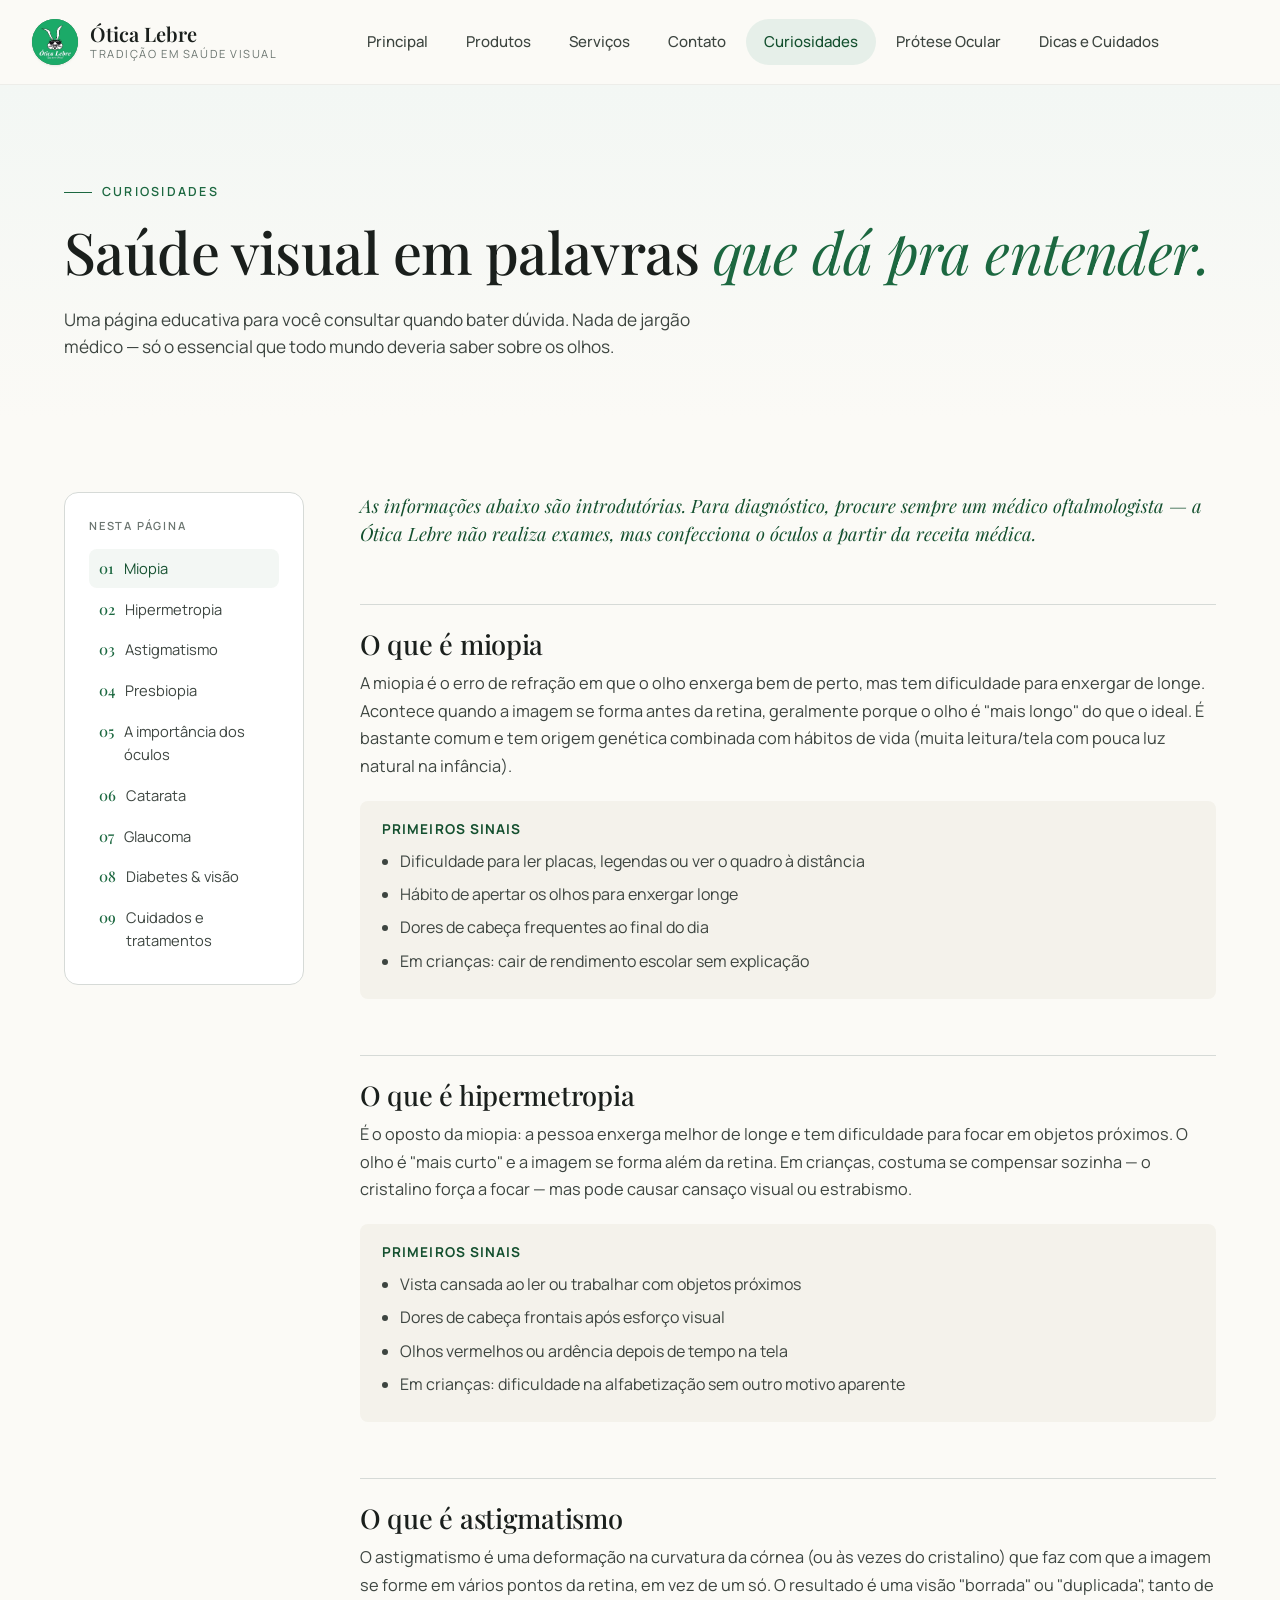
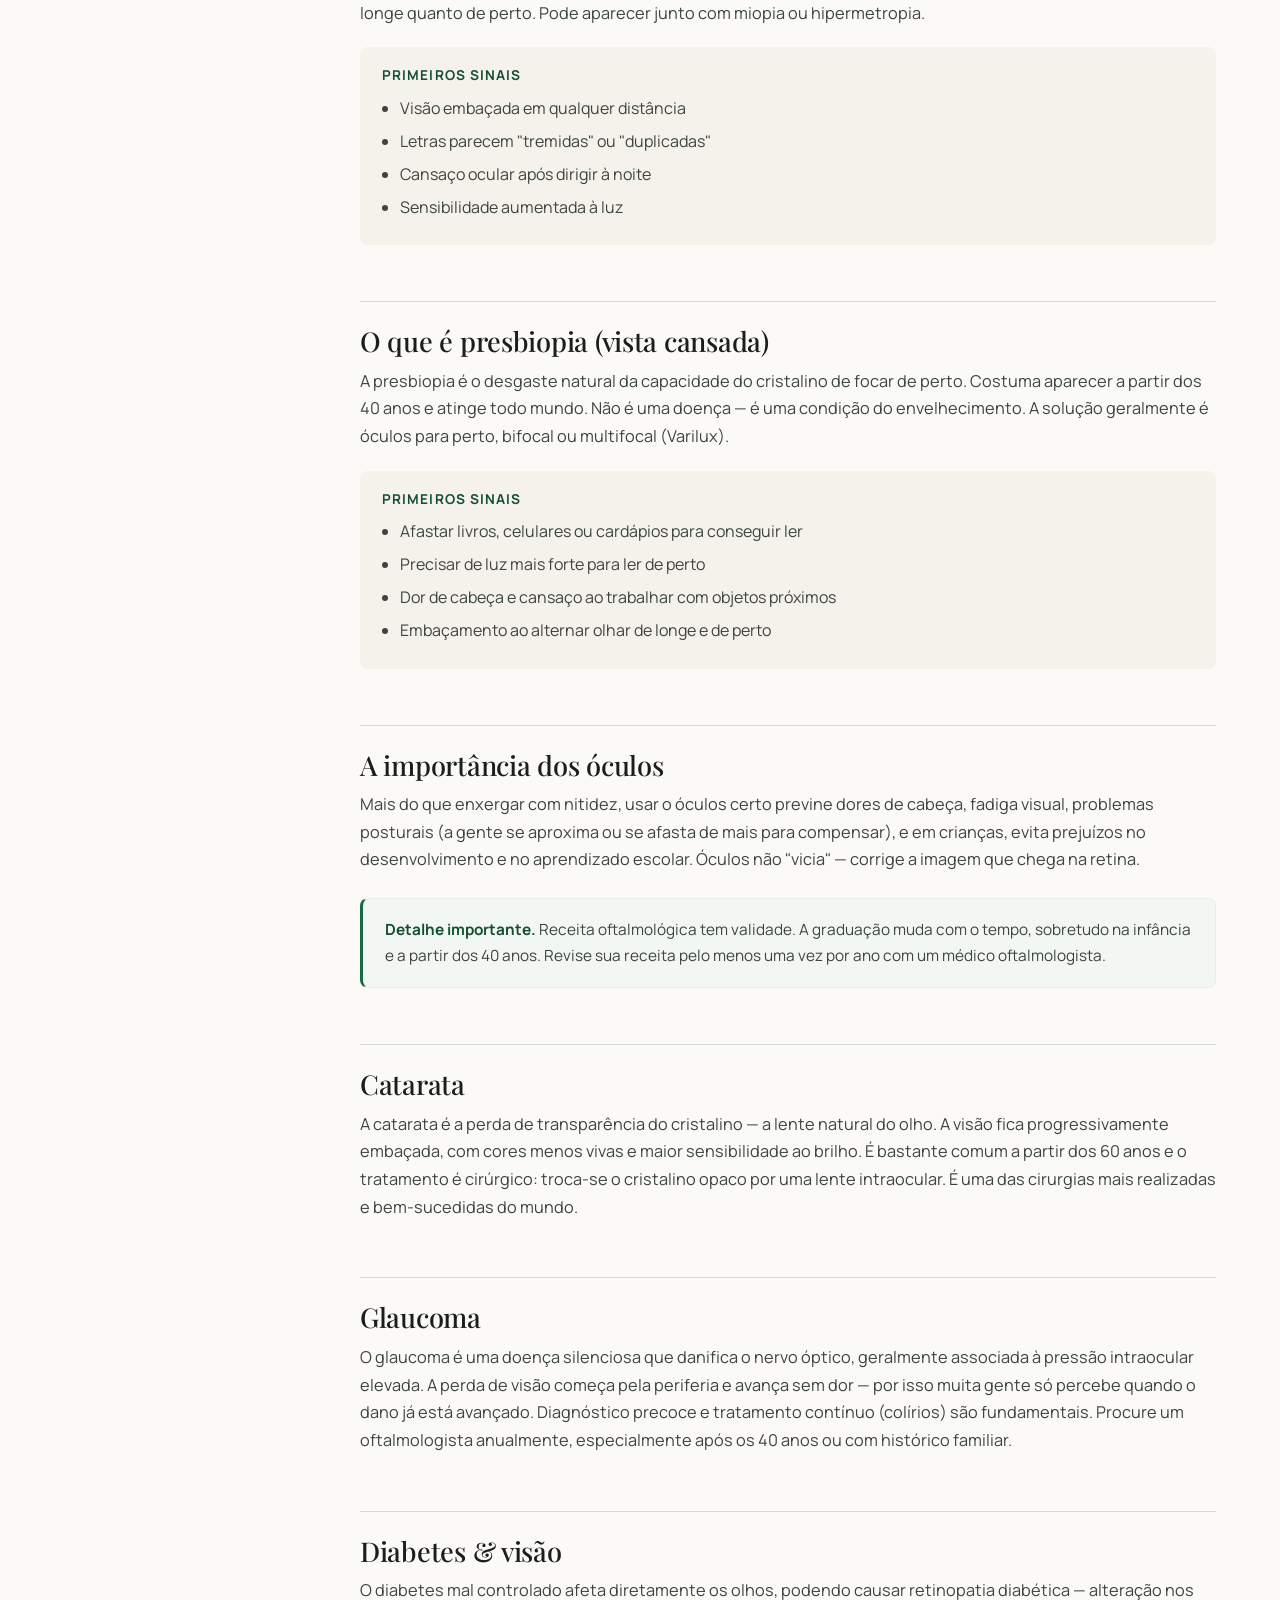
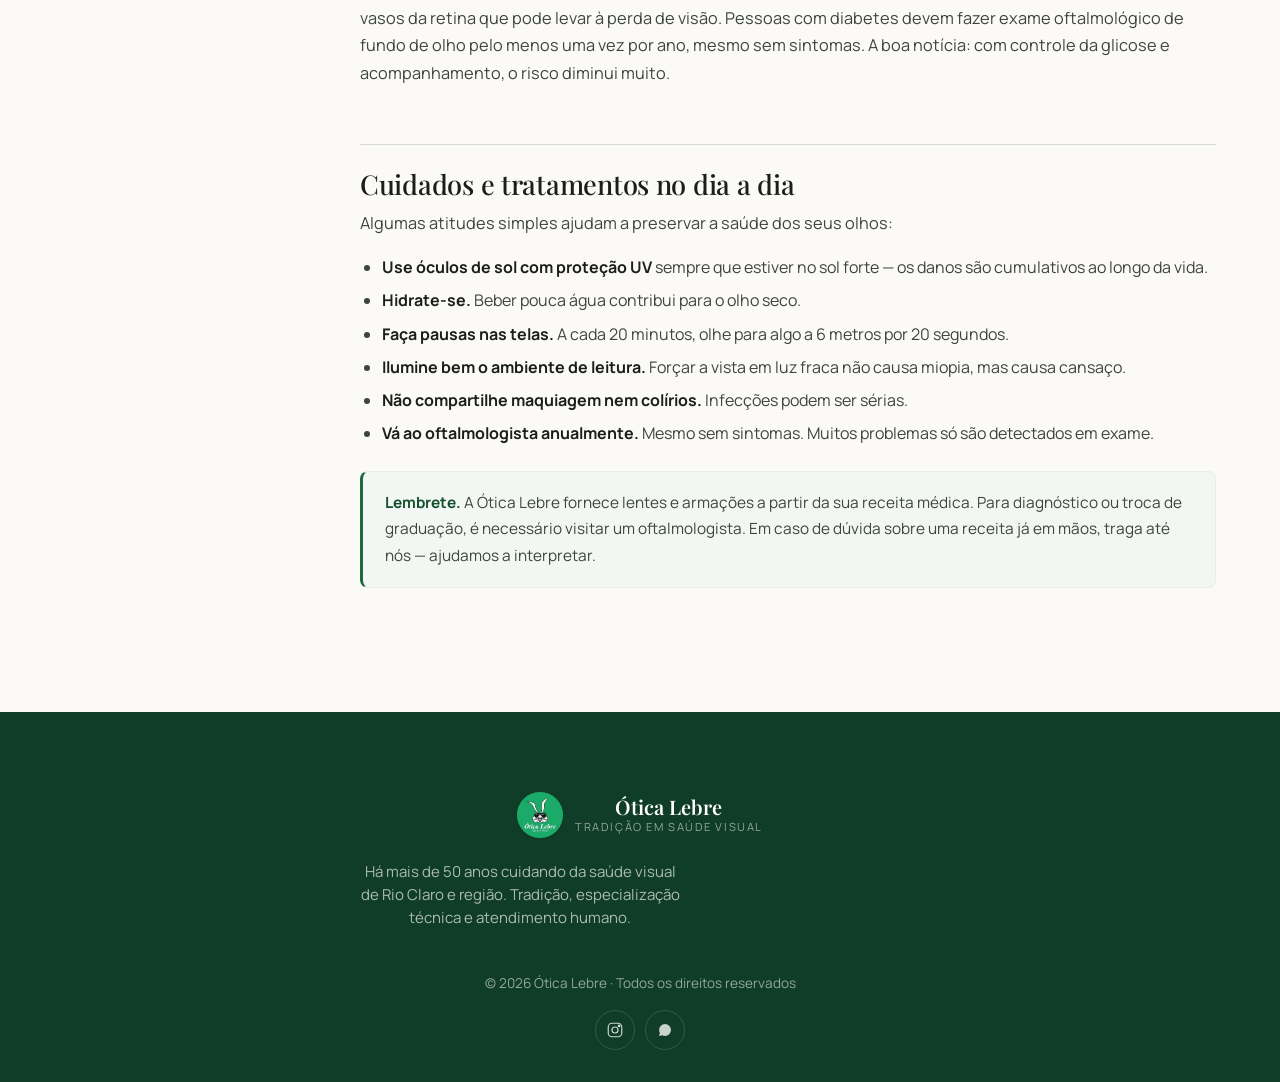
<file: curiosidades.html>
<!DOCTYPE html>
<html lang="pt-BR">
<head>
<meta charset="UTF-8"/>
<meta name="viewport" content="width=device-width, initial-scale=1"/>
<title>Curiosidades · Saúde Visual · Ótica Lebre</title>
<meta name="description" content="Saiba mais sobre miopia, hipermetropia, astigmatismo, presbiopia, catarata, glaucoma e diabetes ocular."/>
<link rel="icon" href="assets/logo-lebre.jpg"/>
<link rel="stylesheet" href="assets/styles.css"/>
<style>
  .cur-hero {
    background: linear-gradient(180deg, var(--green-50) 0%, var(--paper) 100%);
    padding: clamp(60px, 7vw, 96px) 0 clamp(40px, 5vw, 60px);
  }
  .cur-hero h1 em { color: var(--green-700); font-weight: 400; }

  .cur-layout {
    display: grid;
    grid-template-columns: 240px 1fr;
    gap: 56px;
    align-items: start;
    max-width: var(--container);
    margin: 0 auto;
    padding: clamp(48px, 6vw, 72px) 24px clamp(64px, 8vw, 100px);
  }

  .toc {
    position: sticky;
    top: 104px;
    background: var(--white);
    border: 1px solid var(--ink-200);
    border-radius: var(--r-lg);
    padding: 24px;
  }
  .toc-eyebrow { display: block; font-size: 0.7rem; letter-spacing: 0.16em; text-transform: uppercase; color: var(--ink-500); font-weight: 600; margin-bottom: 14px; }
  .toc ol {
    list-style: none; padding: 0; margin: 0;
    counter-reset: toc;
    display: grid; gap: 2px;
  }
  .toc li { counter-increment: toc; }
  .toc a {
    display: flex; gap: 10px;
    padding: 8px 10px;
    border-radius: var(--r-md);
    font-size: 0.92rem;
    color: var(--ink-700);
    transition: background .15s, color .15s;
  }
  .toc a:hover, .toc a.active { background: var(--green-50); color: var(--green-800); }
  .toc a::before {
    content: counter(toc, decimal-leading-zero);
    font-family: var(--font-serif);
    color: var(--green-700);
    font-weight: 500;
    flex-shrink: 0;
  }

  .article h2 {
    margin-top: 56px;
    padding-top: 24px;
    border-top: 1px solid var(--ink-200);
    scroll-margin-top: 100px;
  }
  .article > h2:first-child { border-top: 0; padding-top: 0; margin-top: 0; }
  .article h3 { color: var(--green-800); margin-top: 1.6em; font-size: 1.1rem; }
  .article .signs {
    background: var(--paper-2);
    border-radius: var(--r-md);
    padding: 18px 22px;
    margin: 20px 0;
  }
  .article .signs strong { color: var(--green-800); display: block; margin-bottom: 8px; font-size: 0.85rem; letter-spacing: 0.08em; text-transform: uppercase; }
  .article .signs ul { margin: 0; padding-left: 18px; }

  @media (max-width: 900px) {
    .cur-layout { grid-template-columns: 1fr; gap: 28px; }
    .toc { position: static; }
  }
</style>
</head>
<body>

<div data-slot="header"></div>

<section class="cur-hero">
  <div class="container">
    <span class="eyebrow" data-reveal>Curiosidades</span>
    <h1 data-reveal>Saúde visual em palavras <em>que dá pra entender.</em></h1>
    <p style="font-size: 1.08rem; max-width: 660px; margin: 18px 0 0;" data-reveal>Uma página educativa para você consultar quando bater dúvida. Nada de jargão médico — só o essencial que todo mundo deveria saber sobre os olhos.</p>
  </div>
</section>

<div class="cur-layout">
  <aside class="toc" data-reveal>
    <span class="toc-eyebrow">Nesta página</span>
    <ol>
      <li><a href="#miopia">Miopia</a></li>
      <li><a href="#hipermetropia">Hipermetropia</a></li>
      <li><a href="#astigmatismo">Astigmatismo</a></li>
      <li><a href="#presbiopia">Presbiopia</a></li>
      <li><a href="#importancia">A importância dos óculos</a></li>
      <li><a href="#catarata">Catarata</a></li>
      <li><a href="#glaucoma">Glaucoma</a></li>
      <li><a href="#diabetes">Diabetes & visão</a></li>
      <li><a href="#cuidados">Cuidados e tratamentos</a></li>
    </ol>
  </aside>

  <article class="article prose">
    <p class="lead" data-reveal>As informações abaixo são introdutórias. Para diagnóstico, procure sempre um médico oftalmologista — a Ótica Lebre não realiza exames, mas confecciona o óculos a partir da receita médica.</p>

    <h2 id="miopia">O que é miopia</h2>
    <p>A miopia é o erro de refração em que o olho enxerga bem de perto, mas tem dificuldade para enxergar de longe. Acontece quando a imagem se forma antes da retina, geralmente porque o olho é "mais longo" do que o ideal. É bastante comum e tem origem genética combinada com hábitos de vida (muita leitura/tela com pouca luz natural na infância).</p>
    <div class="signs">
      <strong>Primeiros sinais</strong>
      <ul>
        <li>Dificuldade para ler placas, legendas ou ver o quadro à distância</li>
        <li>Hábito de apertar os olhos para enxergar longe</li>
        <li>Dores de cabeça frequentes ao final do dia</li>
        <li>Em crianças: cair de rendimento escolar sem explicação</li>
      </ul>
    </div>

    <h2 id="hipermetropia">O que é hipermetropia</h2>
    <p>É o oposto da miopia: a pessoa enxerga melhor de longe e tem dificuldade para focar em objetos próximos. O olho é "mais curto" e a imagem se forma além da retina. Em crianças, costuma se compensar sozinha — o cristalino força a focar — mas pode causar cansaço visual ou estrabismo.</p>
    <div class="signs">
      <strong>Primeiros sinais</strong>
      <ul>
        <li>Vista cansada ao ler ou trabalhar com objetos próximos</li>
        <li>Dores de cabeça frontais após esforço visual</li>
        <li>Olhos vermelhos ou ardência depois de tempo na tela</li>
        <li>Em crianças: dificuldade na alfabetização sem outro motivo aparente</li>
      </ul>
    </div>

    <h2 id="astigmatismo">O que é astigmatismo</h2>
    <p>O astigmatismo é uma deformação na curvatura da córnea (ou às vezes do cristalino) que faz com que a imagem se forme em vários pontos da retina, em vez de um só. O resultado é uma visão "borrada" ou "duplicada", tanto de longe quanto de perto. Pode aparecer junto com miopia ou hipermetropia.</p>
    <div class="signs">
      <strong>Primeiros sinais</strong>
      <ul>
        <li>Visão embaçada em qualquer distância</li>
        <li>Letras parecem "tremidas" ou "duplicadas"</li>
        <li>Cansaço ocular após dirigir à noite</li>
        <li>Sensibilidade aumentada à luz</li>
      </ul>
    </div>

    <h2 id="presbiopia">O que é presbiopia (vista cansada)</h2>
    <p>A presbiopia é o desgaste natural da capacidade do cristalino de focar de perto. Costuma aparecer a partir dos 40 anos e atinge todo mundo. Não é uma doença — é uma condição do envelhecimento. A solução geralmente é óculos para perto, bifocal ou multifocal (Varilux).</p>
    <div class="signs">
      <strong>Primeiros sinais</strong>
      <ul>
        <li>Afastar livros, celulares ou cardápios para conseguir ler</li>
        <li>Precisar de luz mais forte para ler de perto</li>
        <li>Dor de cabeça e cansaço ao trabalhar com objetos próximos</li>
        <li>Embaçamento ao alternar olhar de longe e de perto</li>
      </ul>
    </div>

    <h2 id="importancia">A importância dos óculos</h2>
    <p>Mais do que enxergar com nitidez, usar o óculos certo previne dores de cabeça, fadiga visual, problemas posturais (a gente se aproxima ou se afasta de mais para compensar), e em crianças, evita prejuízos no desenvolvimento e no aprendizado escolar. Óculos não "vicia" — corrige a imagem que chega na retina.</p>
    <div class="callout">
      <p><strong>Detalhe importante.</strong> Receita oftalmológica tem validade. A graduação muda com o tempo, sobretudo na infância e a partir dos 40 anos. Revise sua receita pelo menos uma vez por ano com um médico oftalmologista.</p>
    </div>

    <h2 id="catarata">Catarata</h2>
    <p>A catarata é a perda de transparência do cristalino — a lente natural do olho. A visão fica progressivamente embaçada, com cores menos vivas e maior sensibilidade ao brilho. É bastante comum a partir dos 60 anos e o tratamento é cirúrgico: troca-se o cristalino opaco por uma lente intraocular. É uma das cirurgias mais realizadas e bem-sucedidas do mundo.</p>

    <h2 id="glaucoma">Glaucoma</h2>
    <p>O glaucoma é uma doença silenciosa que danifica o nervo óptico, geralmente associada à pressão intraocular elevada. A perda de visão começa pela periferia e avança sem dor — por isso muita gente só percebe quando o dano já está avançado. Diagnóstico precoce e tratamento contínuo (colírios) são fundamentais. Procure um oftalmologista anualmente, especialmente após os 40 anos ou com histórico familiar.</p>

    <h2 id="diabetes">Diabetes & visão</h2>
    <p>O diabetes mal controlado afeta diretamente os olhos, podendo causar retinopatia diabética — alteração nos vasos da retina que pode levar à perda de visão. Pessoas com diabetes devem fazer exame oftalmológico de fundo de olho pelo menos uma vez por ano, mesmo sem sintomas. A boa notícia: com controle da glicose e acompanhamento, o risco diminui muito.</p>

    <h2 id="cuidados">Cuidados e tratamentos no dia a dia</h2>
    <p>Algumas atitudes simples ajudam a preservar a saúde dos seus olhos:</p>
    <ul>
      <li><strong>Use óculos de sol com proteção UV</strong> sempre que estiver no sol forte — os danos são cumulativos ao longo da vida.</li>
      <li><strong>Hidrate-se.</strong> Beber pouca água contribui para o olho seco.</li>
      <li><strong>Faça pausas nas telas.</strong> A cada 20 minutos, olhe para algo a 6 metros por 20 segundos.</li>
      <li><strong>Ilumine bem o ambiente de leitura.</strong> Forçar a vista em luz fraca não causa miopia, mas causa cansaço.</li>
      <li><strong>Não compartilhe maquiagem nem colírios.</strong> Infecções podem ser sérias.</li>
      <li><strong>Vá ao oftalmologista anualmente.</strong> Mesmo sem sintomas. Muitos problemas só são detectados em exame.</li>
    </ul>

    <div class="callout">
      <p><strong>Lembrete.</strong> A Ótica Lebre fornece lentes e armações a partir da sua receita médica. Para diagnóstico ou troca de graduação, é necessário visitar um oftalmologista. Em caso de dúvida sobre uma receita já em mãos, traga até nós — ajudamos a interpretar.</p>
    </div>

  </article>
</div>

<div data-slot="footer"></div>
<div data-slot="wa"></div>
<script src="assets/site.js"></script>
<script>
  // active TOC highlight
  const tocLinks = document.querySelectorAll('.toc a');
  const headings = [...document.querySelectorAll('.article h2[id]')];
  const setActive = () => {
    let active = headings[0];
    for (const h of headings) {
      if (h.getBoundingClientRect().top < 120) active = h;
    }
    tocLinks.forEach(a => a.classList.toggle('active', a.getAttribute('href') === '#' + active.id));
  };
  window.addEventListener('scroll', setActive, { passive: true });
  setActive();
</script>
</body>
</html>
</file>
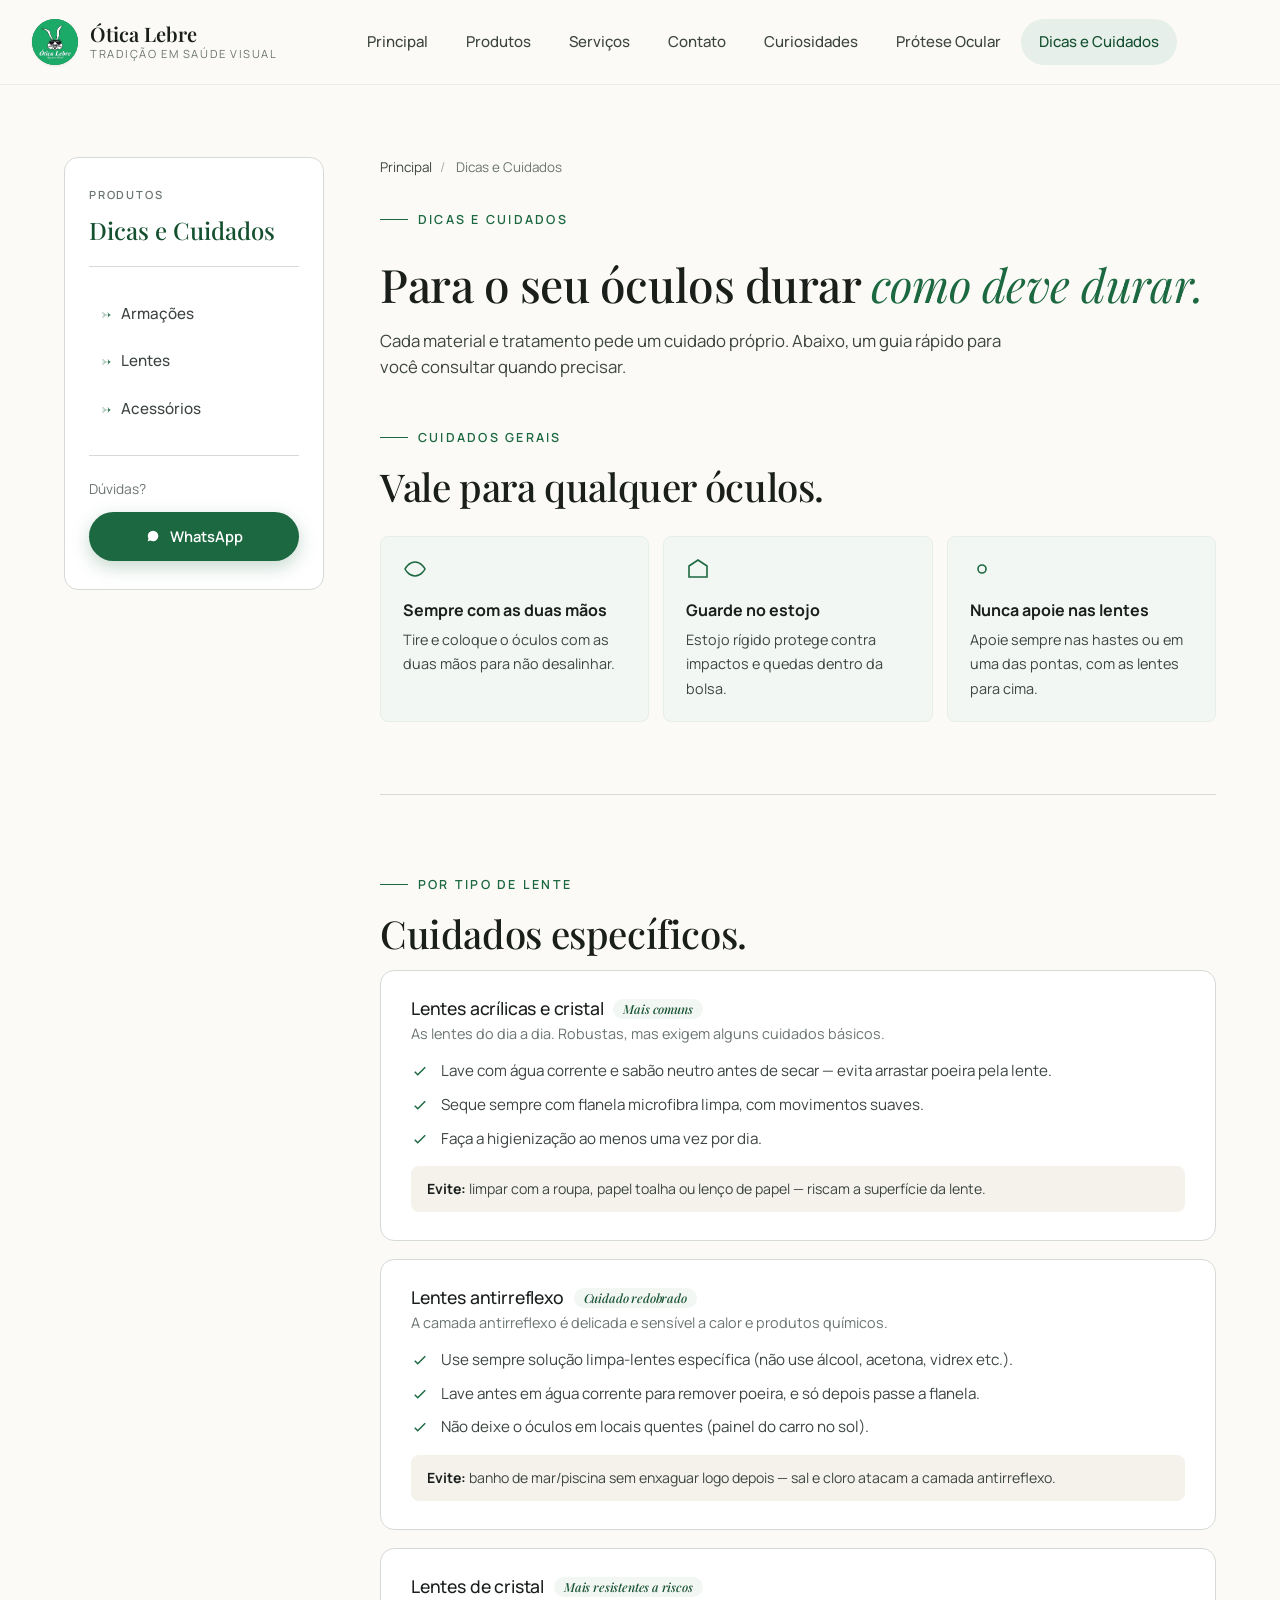
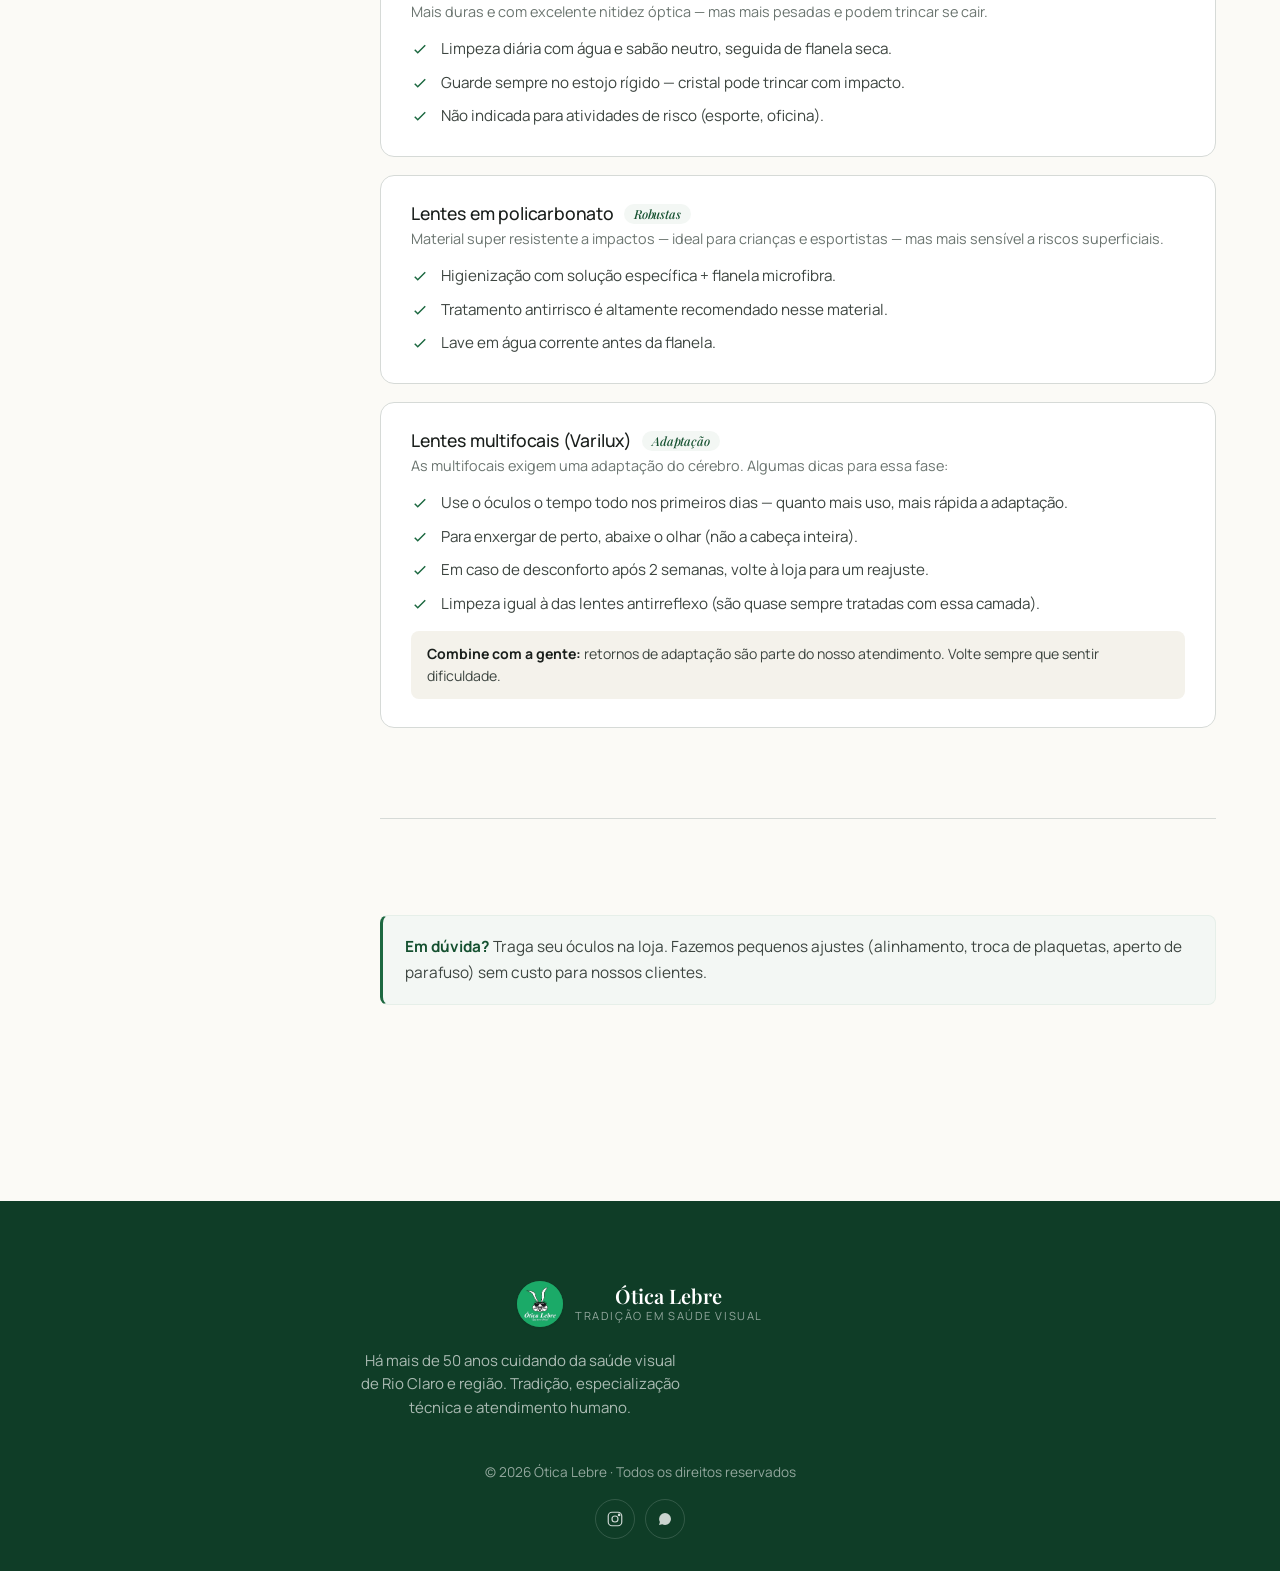
<file: dicas.html>
<!DOCTYPE html>
<html lang="pt-BR">
<head>
<meta charset="UTF-8"/>
<meta name="viewport" content="width=device-width, initial-scale=1"/>
<title>Dicas e Cuidados · Ótica Lebre</title>
<meta name="description" content="Como cuidar das suas lentes — orientações por tipo de material e tratamento."/>
<link rel="icon" href="assets/logo-lebre.jpg"/>
<link rel="stylesheet" href="assets/styles.css"/>
<style>
  .care-card {
    background: var(--white);
    border: 1px solid var(--ink-200);
    border-radius: var(--r-lg);
    padding: 28px 30px;
    margin-bottom: 18px;
  }
  .care-card h3 {
    font-family: var(--font-sans);
    font-size: 1.1rem;
    margin: 0 0 4px;
    display: flex; align-items: center; gap: 10px;
  }
  .care-card h3 .badge {
    font-family: var(--font-serif);
    font-size: 0.78rem;
    background: var(--green-50);
    color: var(--green-800);
    padding: 3px 10px;
    border-radius: 999px;
    font-weight: 500;
    font-style: italic;
  }
  .care-card .what { color: var(--ink-500); font-size: 0.9rem; margin: 0 0 14px; }
  .care-card .list { list-style: none; padding: 0; margin: 0; display: grid; gap: 10px; }
  .care-card .list li {
    display: flex; gap: 12px; align-items: flex-start;
    font-size: 0.95rem; color: var(--ink-700);
  }
  .care-card .list svg { color: var(--green-700); flex-shrink: 0; margin-top: 3px; }
  .care-card .avoid { margin-top: 16px; padding: 12px 16px; background: var(--paper-2); border-radius: var(--r-md); font-size: 0.88rem; color: var(--ink-700); }
  .care-card .avoid strong { color: var(--ink-900); }

  .general-tips {
    display: grid;
    grid-template-columns: repeat(3, 1fr);
    gap: 14px;
    margin-top: 28px;
  }
  .gt {
    background: var(--green-50);
    border: 1px solid var(--green-100);
    border-radius: var(--r-md);
    padding: 20px 22px;
  }
  .gt svg { color: var(--green-700); margin-bottom: 10px; }
  .gt strong { display: block; color: var(--ink-900); margin-bottom: 4px; }
  .gt span { font-size: 0.9rem; color: var(--ink-700); }

  @media (max-width: 720px) {
    .general-tips { grid-template-columns: 1fr; }
  }
</style>
</head>
<body>

<div data-slot="header"></div>

<div class="page-shell">
  <div data-slot="sidebar"></div>
  <main class="page-content">

    <div class="crumb">
      <a href="index.html">Principal</a><span class="sep">/</span>
      <span>Dicas e Cuidados</span>
    </div>

    <div class="page-title">
      <span class="eyebrow">Dicas e Cuidados</span>
      <h1>Para o seu óculos durar <em>como deve durar.</em></h1>
      <p class="lede">Cada material e tratamento pede um cuidado próprio. Abaixo, um guia rápido para você consultar quando precisar.</p>
    </div>

    <section>
      <span class="eyebrow" data-reveal>Cuidados gerais</span>
      <h2 data-reveal>Vale para qualquer óculos.</h2>
      <div class="general-tips">
        <div class="gt" data-reveal>
          <svg width="24" height="24" viewBox="0 0 24 24" fill="none" stroke="currentColor" stroke-width="1.6"><path d="M2 12s3.5-7 10-7 10 7 10 7-3.5 7-10 7-10-7-10-7Z"/></svg>
          <strong>Sempre com as duas mãos</strong>
          <span>Tire e coloque o óculos com as duas mãos para não desalinhar.</span>
        </div>
        <div class="gt" data-reveal>
          <svg width="24" height="24" viewBox="0 0 24 24" fill="none" stroke="currentColor" stroke-width="1.6"><path d="M3 9l9-6 9 6v11H3V9Z"/></svg>
          <strong>Guarde no estojo</strong>
          <span>Estojo rígido protege contra impactos e quedas dentro da bolsa.</span>
        </div>
        <div class="gt" data-reveal>
          <svg width="24" height="24" viewBox="0 0 24 24" fill="none" stroke="currentColor" stroke-width="1.6"><circle cx="12" cy="12" r="4"/></svg>
          <strong>Nunca apoie nas lentes</strong>
          <span>Apoie sempre nas hastes ou em uma das pontas, com as lentes para cima.</span>
        </div>
      </div>
    </section>

    <section>
      <span class="eyebrow" data-reveal>Por tipo de lente</span>
      <h2 data-reveal>Cuidados específicos.</h2>

      <div class="care-card" data-reveal>
        <h3>Lentes acrílicas e cristal <span class="badge">Mais comuns</span></h3>
        <p class="what">As lentes do dia a dia. Robustas, mas exigem alguns cuidados básicos.</p>
        <ul class="list">
          <li><svg width="18" height="18" viewBox="0 0 24 24" fill="none" stroke="currentColor" stroke-width="2"><path d="M5 13l4 4L19 7"/></svg>Lave com água corrente e sabão neutro antes de secar — evita arrastar poeira pela lente.</li>
          <li><svg width="18" height="18" viewBox="0 0 24 24" fill="none" stroke="currentColor" stroke-width="2"><path d="M5 13l4 4L19 7"/></svg>Seque sempre com flanela microfibra limpa, com movimentos suaves.</li>
          <li><svg width="18" height="18" viewBox="0 0 24 24" fill="none" stroke="currentColor" stroke-width="2"><path d="M5 13l4 4L19 7"/></svg>Faça a higienização ao menos uma vez por dia.</li>
        </ul>
        <div class="avoid"><strong>Evite:</strong> limpar com a roupa, papel toalha ou lenço de papel — riscam a superfície da lente.</div>
      </div>

      <div class="care-card" data-reveal>
        <h3>Lentes antirreflexo <span class="badge">Cuidado redobrado</span></h3>
        <p class="what">A camada antirreflexo é delicada e sensível a calor e produtos químicos.</p>
        <ul class="list">
          <li><svg width="18" height="18" viewBox="0 0 24 24" fill="none" stroke="currentColor" stroke-width="2"><path d="M5 13l4 4L19 7"/></svg>Use sempre solução limpa-lentes específica (não use álcool, acetona, vidrex etc.).</li>
          <li><svg width="18" height="18" viewBox="0 0 24 24" fill="none" stroke="currentColor" stroke-width="2"><path d="M5 13l4 4L19 7"/></svg>Lave antes em água corrente para remover poeira, e só depois passe a flanela.</li>
          <li><svg width="18" height="18" viewBox="0 0 24 24" fill="none" stroke="currentColor" stroke-width="2"><path d="M5 13l4 4L19 7"/></svg>Não deixe o óculos em locais quentes (painel do carro no sol).</li>
        </ul>
        <div class="avoid"><strong>Evite:</strong> banho de mar/piscina sem enxaguar logo depois — sal e cloro atacam a camada antirreflexo.</div>
      </div>

      <div class="care-card" data-reveal>
        <h3>Lentes de cristal <span class="badge">Mais resistentes a riscos</span></h3>
        <p class="what">Mais duras e com excelente nitidez óptica — mas mais pesadas e podem trincar se cair.</p>
        <ul class="list">
          <li><svg width="18" height="18" viewBox="0 0 24 24" fill="none" stroke="currentColor" stroke-width="2"><path d="M5 13l4 4L19 7"/></svg>Limpeza diária com água e sabão neutro, seguida de flanela seca.</li>
          <li><svg width="18" height="18" viewBox="0 0 24 24" fill="none" stroke="currentColor" stroke-width="2"><path d="M5 13l4 4L19 7"/></svg>Guarde sempre no estojo rígido — cristal pode trincar com impacto.</li>
          <li><svg width="18" height="18" viewBox="0 0 24 24" fill="none" stroke="currentColor" stroke-width="2"><path d="M5 13l4 4L19 7"/></svg>Não indicada para atividades de risco (esporte, oficina).</li>
        </ul>
      </div>

      <div class="care-card" data-reveal>
        <h3>Lentes em policarbonato <span class="badge">Robustas</span></h3>
        <p class="what">Material super resistente a impactos — ideal para crianças e esportistas — mas mais sensível a riscos superficiais.</p>
        <ul class="list">
          <li><svg width="18" height="18" viewBox="0 0 24 24" fill="none" stroke="currentColor" stroke-width="2"><path d="M5 13l4 4L19 7"/></svg>Higienização com solução específica + flanela microfibra.</li>
          <li><svg width="18" height="18" viewBox="0 0 24 24" fill="none" stroke="currentColor" stroke-width="2"><path d="M5 13l4 4L19 7"/></svg>Tratamento antirrisco é altamente recomendado nesse material.</li>
          <li><svg width="18" height="18" viewBox="0 0 24 24" fill="none" stroke="currentColor" stroke-width="2"><path d="M5 13l4 4L19 7"/></svg>Lave em água corrente antes da flanela.</li>
        </ul>
      </div>

      <div class="care-card" data-reveal>
        <h3>Lentes multifocais (Varilux) <span class="badge">Adaptação</span></h3>
        <p class="what">As multifocais exigem uma adaptação do cérebro. Algumas dicas para essa fase:</p>
        <ul class="list">
          <li><svg width="18" height="18" viewBox="0 0 24 24" fill="none" stroke="currentColor" stroke-width="2"><path d="M5 13l4 4L19 7"/></svg>Use o óculos o tempo todo nos primeiros dias — quanto mais uso, mais rápida a adaptação.</li>
          <li><svg width="18" height="18" viewBox="0 0 24 24" fill="none" stroke="currentColor" stroke-width="2"><path d="M5 13l4 4L19 7"/></svg>Para enxergar de perto, abaixe o olhar (não a cabeça inteira).</li>
          <li><svg width="18" height="18" viewBox="0 0 24 24" fill="none" stroke="currentColor" stroke-width="2"><path d="M5 13l4 4L19 7"/></svg>Em caso de desconforto após 2 semanas, volte à loja para um reajuste.</li>
          <li><svg width="18" height="18" viewBox="0 0 24 24" fill="none" stroke="currentColor" stroke-width="2"><path d="M5 13l4 4L19 7"/></svg>Limpeza igual à das lentes antirreflexo (são quase sempre tratadas com essa camada).</li>
        </ul>
        <div class="avoid"><strong>Combine com a gente:</strong> retornos de adaptação são parte do nosso atendimento. Volte sempre que sentir dificuldade.</div>
      </div>
    </section>

    <section>
      <div class="prose">
        <div class="callout">
          <p><strong>Em dúvida?</strong> Traga seu óculos na loja. Fazemos pequenos ajustes (alinhamento, troca de plaquetas, aperto de parafuso) sem custo para nossos clientes.</p>
        </div>
      </div>
    </section>

  </main>
</div>

<div data-slot="footer"></div>
<div data-slot="wa"></div>
<script src="assets/site.js"></script>
</body>
</html>
</file>
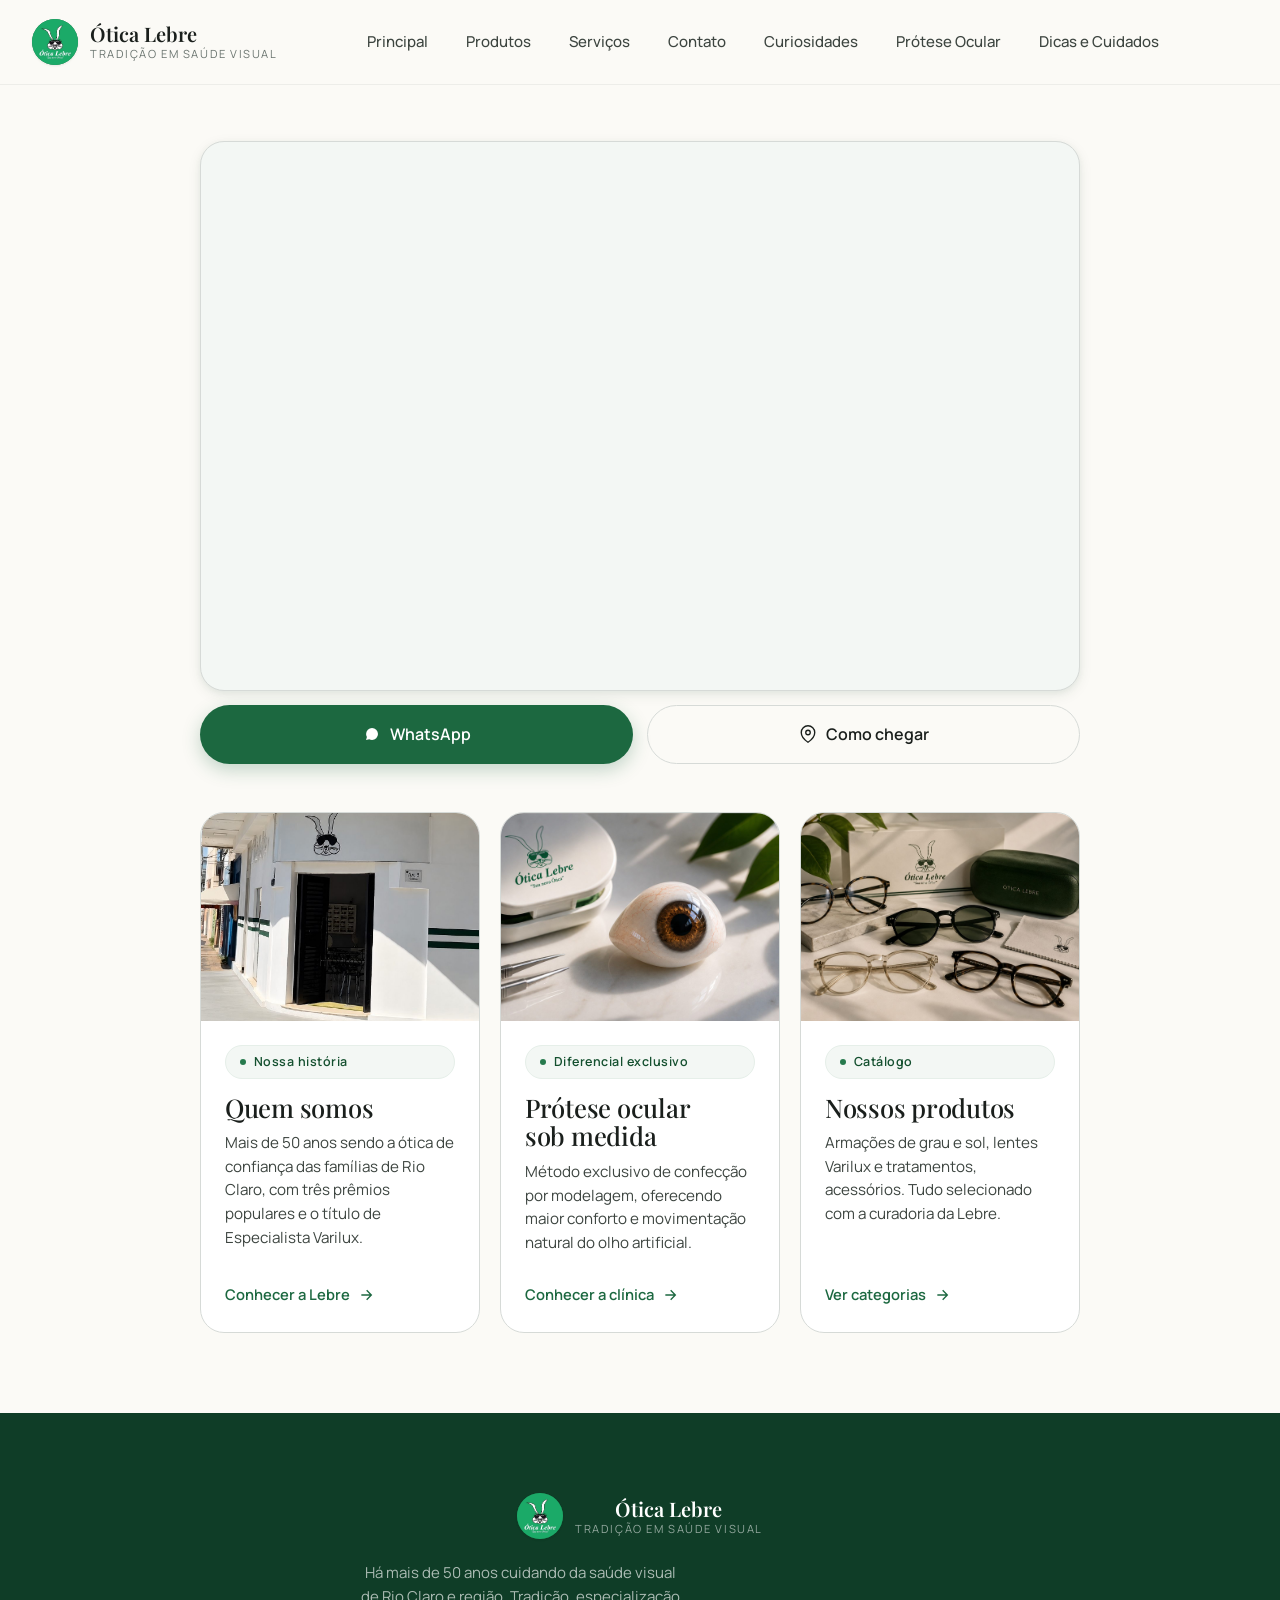
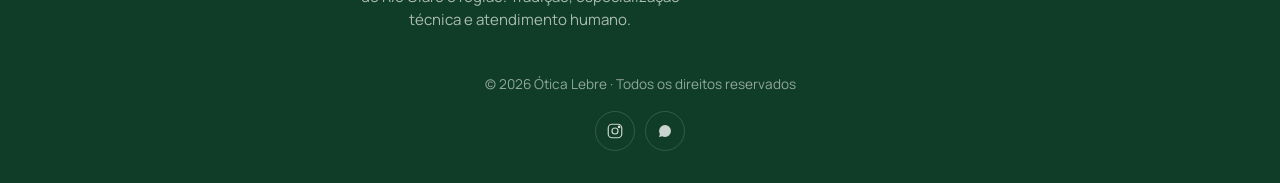
<file: home-antiga.html>
<!DOCTYPE html>
<html lang="pt-BR">
<head>
<meta charset="UTF-8"/>
<meta name="viewport" content="width=device-width, initial-scale=1"/>
<title>Ótica Lebre · Tradição em saúde visual · Rio Claro/SP</title>
<meta name="description" content="Há mais de 50 anos cuidando da saúde visual de Rio Claro e região. Referência em prótese ocular sob medida, lentes e armações."/>
<link rel="icon" href="assets/logo-lebre.jpg"/>
<link rel="stylesheet" href="assets/styles.css"/>
<style>
  .home {
    padding: clamp(32px, 5vw, 56px) 0 clamp(48px, 7vw, 80px);
  }
  .home-inner {
    max-width: 880px;
    margin: 0 auto;
  }

  /* Mapa */
  .map-card {
    width: 100%;
    aspect-ratio: 16 / 10;
    border-radius: var(--r-xl);
    overflow: hidden;
    border: 1px solid var(--ink-200);
    box-shadow: var(--shadow-md);
    background: var(--green-50);
  }
  .map-card iframe { width: 100%; height: 100%; border: 0; display: block; }

  /* Dois botões na mesma largura do mapa */
  .home-actions {
    display: grid;
    grid-template-columns: 1fr 1fr;
    gap: 14px;
    margin-top: 14px;
  }
  .home-actions .btn {
    width: 100%;
    justify-content: center;
    padding-top: 16px;
    padding-bottom: 16px;
    font-size: 1rem;
  }

  /* 3 opções de clique */
  .areas-grid {
    display: grid;
    grid-template-columns: repeat(3, 1fr);
    gap: 20px;
    margin-top: clamp(32px, 5vw, 48px);
  }
  .a-card {
    background: var(--white);
    border-radius: var(--r-xl);
    overflow: hidden;
    border: 1px solid var(--ink-200);
    transition: transform .25s, box-shadow .25s, border-color .25s;
    display: flex; flex-direction: column;
  }
  .a-card:hover {
    transform: translateY(-4px);
    box-shadow: var(--shadow-lg);
    border-color: var(--green-100);
  }
  .a-card .a-img { aspect-ratio: 4/3; }
  .a-card .a-body { padding: 24px 24px 26px; flex: 1; display: flex; flex-direction: column; }
  .a-card h3 { margin-bottom: 10px; }
  .a-card p { font-size: 0.95rem; flex: 1; }
  .a-card .a-link {
    margin-top: 14px;
    display: inline-flex; align-items: center; gap: 8px;
    color: var(--green-700);
    font-weight: 600;
    font-size: 0.92rem;
  }
  .a-card .a-link svg { transition: transform .2s; }
  .a-card:hover .a-link svg { transform: translateX(3px); }

  @media (max-width: 760px) {
    .home-actions { grid-template-columns: 1fr; }
    .areas-grid { grid-template-columns: 1fr; }
  }
</style>
</head>
<body>

<div data-slot="header"></div>

<section class="home">
  <div class="container">
    <div class="home-inner">

      <!-- Mapa -->
      <div class="map-card" data-reveal>
        <iframe
          loading="lazy"
          allowfullscreen
          referrerpolicy="no-referrer-when-downgrade"
          src="https://maps.google.com/maps?q=Otica+Lebre&ll=-22.4116302,-47.5593625&z=18&output=embed"
          title="Mapa da Ótica Lebre"></iframe>
      </div>

      <!-- Dois botões -->
      <div class="home-actions">
        <a class="btn btn-primary" href="https://api.whatsapp.com/send/?phone=551935248410" target="_blank" rel="noopener">
          <svg width="18" height="18" viewBox="0 0 24 24" fill="currentColor"><path d="M17.6 6.32A7.86 7.86 0 0 0 12.06 4 7.94 7.94 0 0 0 4.13 11.93a7.86 7.86 0 0 0 1.06 3.96L4.05 20l4.21-1.1a7.93 7.93 0 0 0 3.79.97h.01a7.94 7.94 0 0 0 7.93-7.92 7.86 7.86 0 0 0-2.39-5.63Z"/></svg>
          WhatsApp
        </a>
        <a class="btn btn-ghost" href="https://www.google.com/maps/dir/?api=1&destination=%C3%93tica+Lebre%2C+R.+3%2C+885+-+Centro%2C+Rio+Claro+-+SP" target="_blank" rel="noopener">
          <svg width="18" height="18" viewBox="0 0 24 24" fill="none" stroke="currentColor" stroke-width="1.8"><path d="M21 10c0 7-9 13-9 13s-9-6-9-13a9 9 0 1 1 18 0Z"/><circle cx="12" cy="10" r="3"/></svg>
          Como chegar
        </a>
      </div>

      <!-- 3 opções de clique -->
      <div class="areas-grid">
        <a class="a-card" href="quem-somos.html" data-reveal>
          <div class="a-img" style="background-image: url('assets/fachada.jpg'); background-size: cover; background-position: center 78%; aspect-ratio: 4/3;"></div>
          <div class="a-body">
            <span class="tag-chip" style="margin-bottom: 14px;"><span class="dot"></span>Nossa história</span>
            <h3>Quem somos</h3>
            <p>Mais de 50 anos sendo a ótica de confiança das famílias de Rio Claro, com três prêmios populares e o título de Especialista Varilux.</p>
            <span class="a-link">Conhecer a Lebre
              <svg width="16" height="16" viewBox="0 0 24 24" fill="none" stroke="currentColor" stroke-width="2"><path d="M5 12h14M13 5l7 7-7 7"/></svg>
            </span>
          </div>
        </a>

        <a class="a-card" href="protese-ocular.html" data-reveal>
          <div class="a-img" style="background-image: url('assets/protese.jpg'); background-size: cover; background-position: center; aspect-ratio: 4/3;"></div>
          <div class="a-body">
            <span class="tag-chip" style="margin-bottom: 14px;"><span class="dot"></span>Diferencial exclusivo</span>
            <h3>Prótese ocular sob medida</h3>
            <p>Método exclusivo de confecção por modelagem, oferecendo maior conforto e movimentação natural do olho artificial.</p>
            <span class="a-link">Conhecer a clínica
              <svg width="16" height="16" viewBox="0 0 24 24" fill="none" stroke="currentColor" stroke-width="2"><path d="M5 12h14M13 5l7 7-7 7"/></svg>
            </span>
          </div>
        </a>

        <a class="a-card" href="produtos.html" data-reveal>
          <div class="a-img" style="background-image: url('assets/produtos.jpg'); background-size: cover; background-position: center; aspect-ratio: 4/3;"></div>
          <div class="a-body">
            <span class="tag-chip" style="margin-bottom: 14px;"><span class="dot"></span>Catálogo</span>
            <h3>Nossos produtos</h3>
            <p>Armações de grau e sol, lentes Varilux e tratamentos, acessórios. Tudo selecionado com a curadoria da Lebre.</p>
            <span class="a-link">Ver categorias
              <svg width="16" height="16" viewBox="0 0 24 24" fill="none" stroke="currentColor" stroke-width="2"><path d="M5 12h14M13 5l7 7-7 7"/></svg>
            </span>
          </div>
        </a>
      </div>

    </div>
  </div>
</section>

<div data-slot="footer"></div>
<div data-slot="wa"></div>
<script src="assets/site.js"></script>
</body>
</html>
</file>
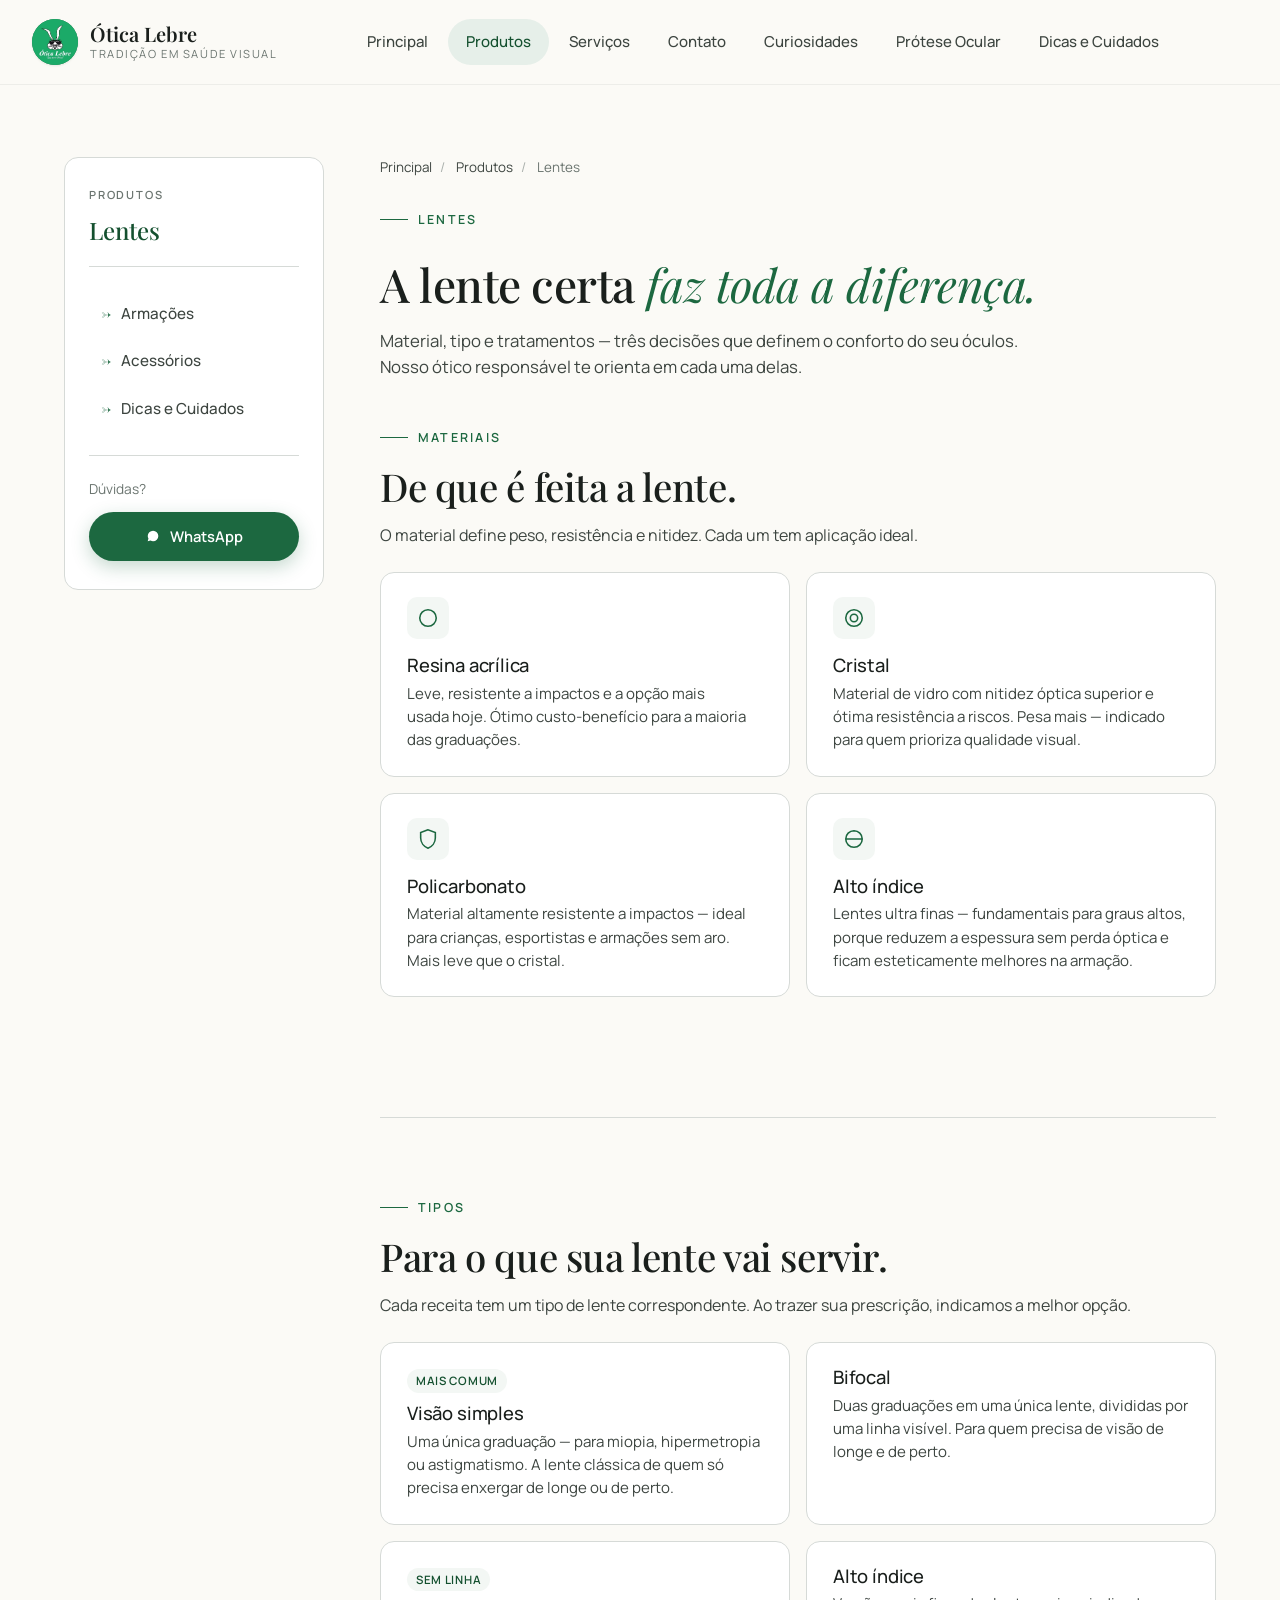
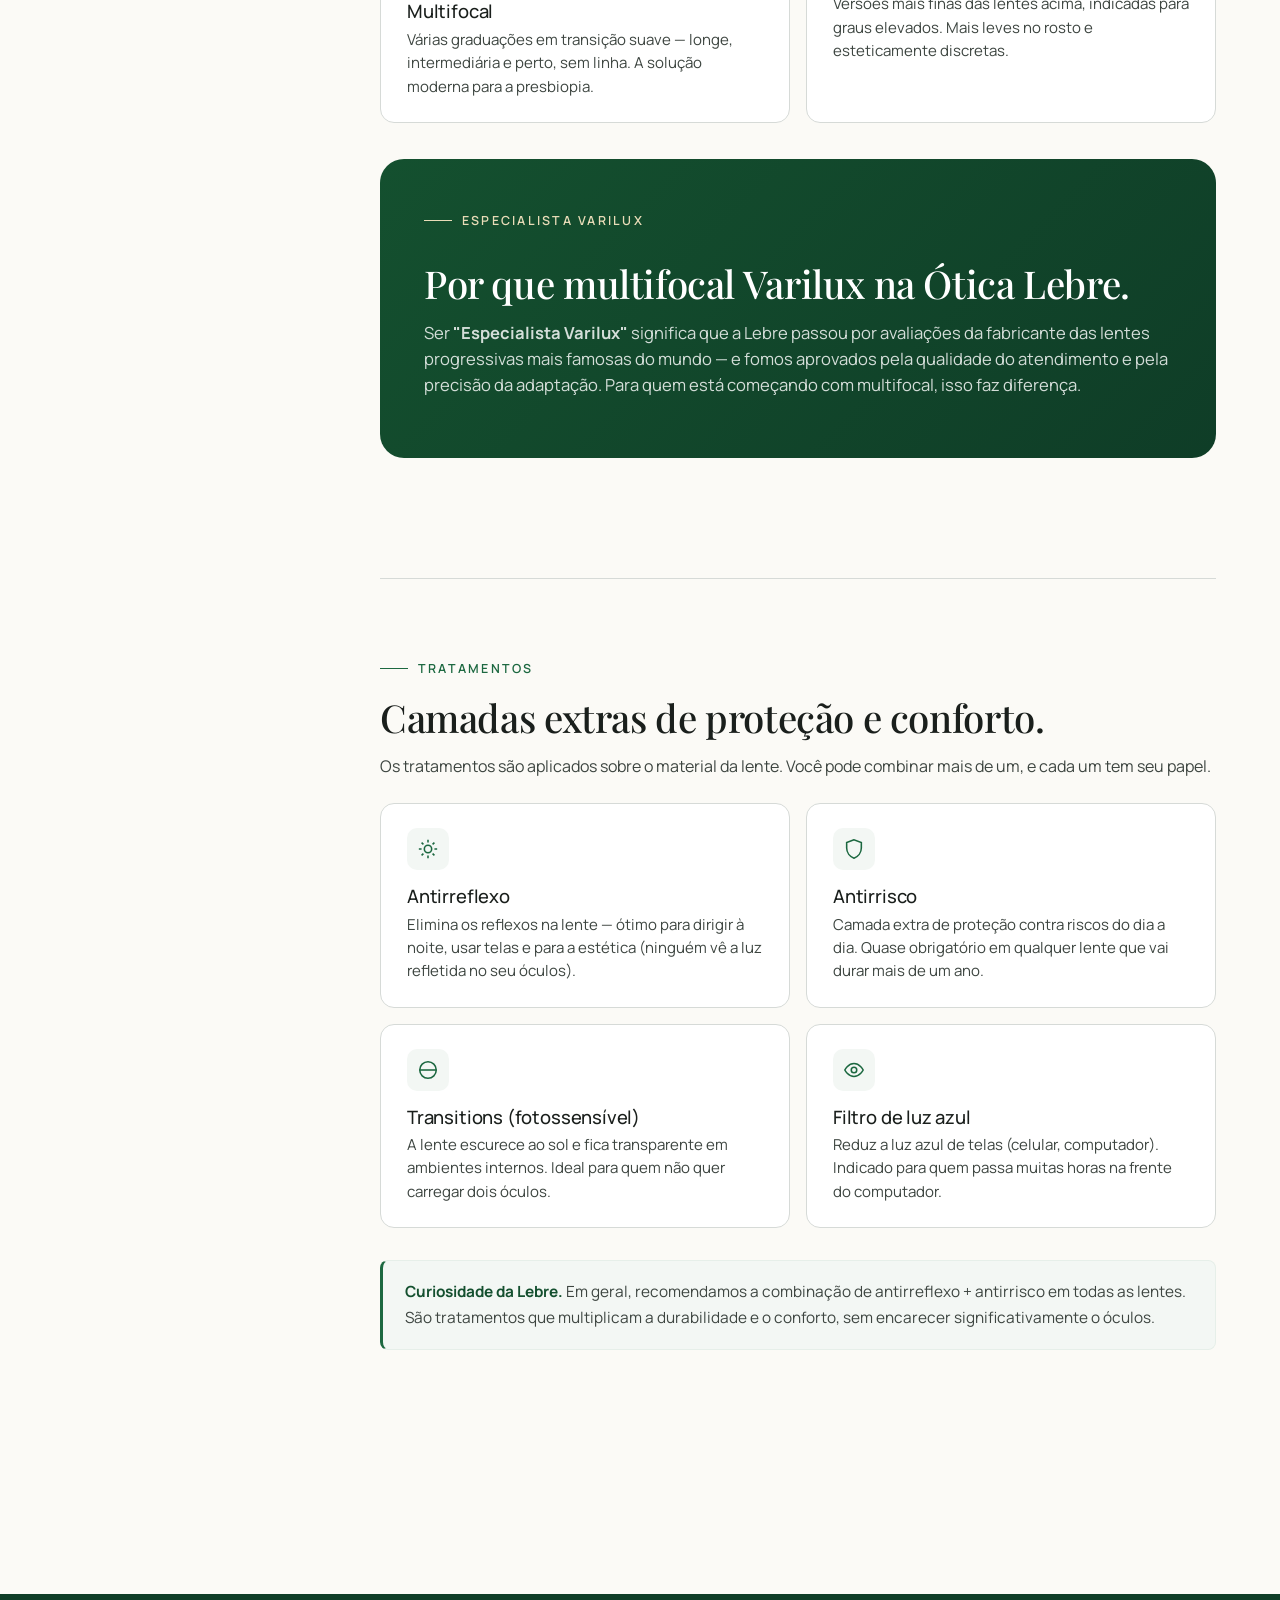
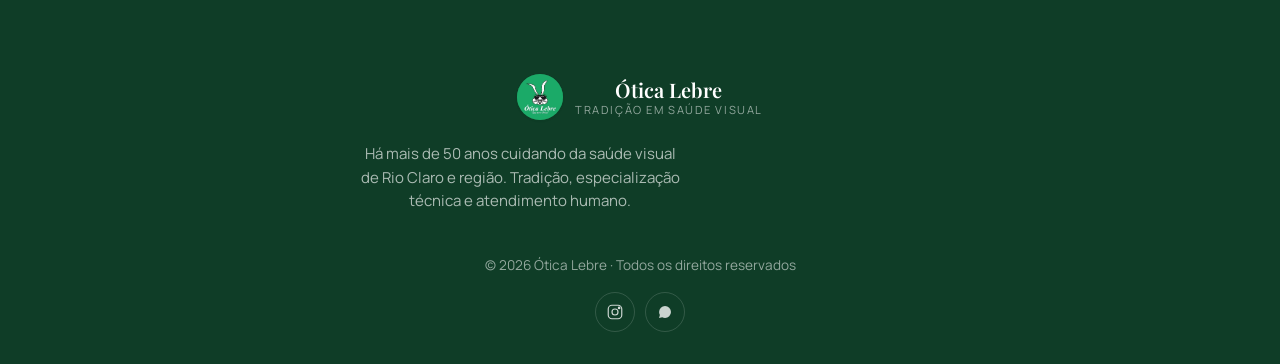
<file: lentes.html>
<!DOCTYPE html>
<html lang="pt-BR">
<head>
<meta charset="UTF-8"/>
<meta name="viewport" content="width=device-width, initial-scale=1"/>
<title>Lentes · Ótica Lebre</title>
<meta name="description" content="Materiais, tipos e tratamentos de lentes oftálmicas na Ótica Lebre — Rio Claro/SP."/>
<link rel="icon" href="assets/logo-lebre.jpg"/>
<link rel="stylesheet" href="assets/styles.css"/>
<style>
  .lens-section { margin-bottom: 48px; }
  .lens-grid {
    display: grid;
    grid-template-columns: repeat(2, 1fr);
    gap: 16px;
    margin-top: 24px;
  }
  .lens-card {
    background: var(--white);
    border: 1px solid var(--ink-200);
    border-radius: var(--r-lg);
    padding: 24px 26px;
    transition: border-color .2s;
  }
  .lens-card:hover { border-color: var(--green-100); }
  .lens-card .icon {
    width: 42px; height: 42px;
    border-radius: 10px;
    background: var(--green-50);
    color: var(--green-700);
    display: grid; place-items: center;
    margin-bottom: 16px;
  }
  .lens-card h3 { font-size: 1.15rem; margin: 0 0 6px; font-family: var(--font-sans); }
  .lens-card p { font-size: 0.94rem; margin: 0; color: var(--ink-700); }
  .lens-card .badge {
    display: inline-block;
    font-size: 0.72rem; font-weight: 600;
    letter-spacing: 0.06em;
    text-transform: uppercase;
    color: var(--green-800);
    background: var(--green-50);
    padding: 3px 9px;
    border-radius: 999px;
    margin-bottom: 10px;
  }

  .varilux-block {
    background: linear-gradient(135deg, var(--green-800), var(--green-900));
    color: white;
    border-radius: var(--r-xl);
    padding: clamp(28px, 4vw, 44px);
    margin: 36px 0 0;
  }
  .varilux-block .eyebrow { color: var(--gold-soft); }
  .varilux-block .eyebrow::before { background: var(--gold-soft); }
  .varilux-block h2 { color: white; margin-top: 14px; }
  .varilux-block p { color: rgba(255,255,255,0.82); }

  @media (max-width: 700px) {
    .lens-grid { grid-template-columns: 1fr; }
  }
</style>
</head>
<body>

<div data-slot="header"></div>

<div class="page-shell">
  <div data-slot="sidebar"></div>
  <main class="page-content">

    <div class="crumb">
      <a href="index.html">Principal</a><span class="sep">/</span>
      <a href="produtos.html">Produtos</a><span class="sep">/</span>
      <span>Lentes</span>
    </div>

    <div class="page-title">
      <span class="eyebrow">Lentes</span>
      <h1>A lente certa <em>faz toda a diferença.</em></h1>
      <p class="lede">Material, tipo e tratamentos — três decisões que definem o conforto do seu óculos. Nosso ótico responsável te orienta em cada uma delas.</p>
    </div>

    <section class="lens-section">
      <span class="eyebrow" data-reveal>Materiais</span>
      <h2 data-reveal>De que é feita a lente.</h2>
      <p data-reveal>O material define peso, resistência e nitidez. Cada um tem aplicação ideal.</p>

      <div class="lens-grid">
        <div class="lens-card" data-reveal>
          <div class="icon"><svg width="22" height="22" viewBox="0 0 24 24" fill="none" stroke="currentColor" stroke-width="1.7"><circle cx="12" cy="12" r="9"/></svg></div>
          <h3>Resina acrílica</h3>
          <p>Leve, resistente a impactos e a opção mais usada hoje. Ótimo custo-benefício para a maioria das graduações.</p>
        </div>
        <div class="lens-card" data-reveal>
          <div class="icon"><svg width="22" height="22" viewBox="0 0 24 24" fill="none" stroke="currentColor" stroke-width="1.7"><circle cx="12" cy="12" r="9"/><circle cx="12" cy="12" r="4"/></svg></div>
          <h3>Cristal</h3>
          <p>Material de vidro com nitidez óptica superior e ótima resistência a riscos. Pesa mais — indicado para quem prioriza qualidade visual.</p>
        </div>
        <div class="lens-card" data-reveal>
          <div class="icon"><svg width="22" height="22" viewBox="0 0 24 24" fill="none" stroke="currentColor" stroke-width="1.7"><path d="M12 2 4 5v6c0 5 3.5 9.4 8 11 4.5-1.6 8-6 8-11V5l-8-3Z"/></svg></div>
          <h3>Policarbonato</h3>
          <p>Material altamente resistente a impactos — ideal para crianças, esportistas e armações sem aro. Mais leve que o cristal.</p>
        </div>
        <div class="lens-card" data-reveal>
          <div class="icon"><svg width="22" height="22" viewBox="0 0 24 24" fill="none" stroke="currentColor" stroke-width="1.7"><path d="M3 12h18M12 3a9 9 0 0 1 0 18M12 3a9 9 0 0 0 0 18"/></svg></div>
          <h3>Alto índice</h3>
          <p>Lentes ultra finas — fundamentais para graus altos, porque reduzem a espessura sem perda óptica e ficam esteticamente melhores na armação.</p>
        </div>
      </div>
    </section>

    <section class="lens-section">
      <span class="eyebrow" data-reveal>Tipos</span>
      <h2 data-reveal>Para o que sua lente vai servir.</h2>
      <p data-reveal>Cada receita tem um tipo de lente correspondente. Ao trazer sua prescrição, indicamos a melhor opção.</p>

      <div class="lens-grid">
        <div class="lens-card" data-reveal>
          <span class="badge">Mais comum</span>
          <h3>Visão simples</h3>
          <p>Uma única graduação — para miopia, hipermetropia ou astigmatismo. A lente clássica de quem só precisa enxergar de longe ou de perto.</p>
        </div>
        <div class="lens-card" data-reveal>
          <h3>Bifocal</h3>
          <p>Duas graduações em uma única lente, divididas por uma linha visível. Para quem precisa de visão de longe e de perto.</p>
        </div>
        <div class="lens-card" data-reveal>
          <span class="badge">Sem linha</span>
          <h3>Multifocal</h3>
          <p>Várias graduações em transição suave — longe, intermediária e perto, sem linha. A solução moderna para a presbiopia.</p>
        </div>
        <div class="lens-card" data-reveal>
          <h3>Alto índice</h3>
          <p>Versões mais finas das lentes acima, indicadas para graus elevados. Mais leves no rosto e esteticamente discretas.</p>
        </div>
      </div>

      <div class="varilux-block" data-reveal>
        <span class="eyebrow">Especialista Varilux</span>
        <h2>Por que multifocal Varilux na Ótica Lebre.</h2>
        <p style="font-size: 1.04rem;">Ser <strong>"Especialista Varilux"</strong> significa que a Lebre passou por avaliações da fabricante das lentes progressivas mais famosas do mundo — e fomos aprovados pela qualidade do atendimento e pela precisão da adaptação. Para quem está começando com multifocal, isso faz diferença.</p>
      </div>
    </section>

    <section class="lens-section">
      <span class="eyebrow" data-reveal>Tratamentos</span>
      <h2 data-reveal>Camadas extras de proteção e conforto.</h2>
      <p data-reveal>Os tratamentos são aplicados sobre o material da lente. Você pode combinar mais de um, e cada um tem seu papel.</p>

      <div class="lens-grid">
        <div class="lens-card" data-reveal>
          <div class="icon"><svg width="22" height="22" viewBox="0 0 24 24" fill="none" stroke="currentColor" stroke-width="1.7"><circle cx="12" cy="12" r="4"/><path d="M12 2v3M12 19v3M2 12h3M19 12h3M5 5l2 2M17 17l2 2M5 19l2-2M17 7l2-2"/></svg></div>
          <h3>Antirreflexo</h3>
          <p>Elimina os reflexos na lente — ótimo para dirigir à noite, usar telas e para a estética (ninguém vê a luz refletida no seu óculos).</p>
        </div>
        <div class="lens-card" data-reveal>
          <div class="icon"><svg width="22" height="22" viewBox="0 0 24 24" fill="none" stroke="currentColor" stroke-width="1.7"><path d="M12 2 4 5v6c0 5 3.5 9.4 8 11 4.5-1.6 8-6 8-11V5l-8-3Z"/></svg></div>
          <h3>Antirrisco</h3>
          <p>Camada extra de proteção contra riscos do dia a dia. Quase obrigatório em qualquer lente que vai durar mais de um ano.</p>
        </div>
        <div class="lens-card" data-reveal>
          <div class="icon"><svg width="22" height="22" viewBox="0 0 24 24" fill="none" stroke="currentColor" stroke-width="1.7"><circle cx="12" cy="12" r="9"/><path d="M3 12h18"/></svg></div>
          <h3>Transitions (fotossensível)</h3>
          <p>A lente escurece ao sol e fica transparente em ambientes internos. Ideal para quem não quer carregar dois óculos.</p>
        </div>
        <div class="lens-card" data-reveal>
          <div class="icon"><svg width="22" height="22" viewBox="0 0 24 24" fill="none" stroke="currentColor" stroke-width="1.7"><path d="M2 12s3.5-7 10-7 10 7 10 7-3.5 7-10 7-10-7-10-7Z"/><circle cx="12" cy="12" r="3"/></svg></div>
          <h3>Filtro de luz azul</h3>
          <p>Reduz a luz azul de telas (celular, computador). Indicado para quem passa muitas horas na frente do computador.</p>
        </div>
      </div>

      <div class="prose" style="margin-top: 32px;">
        <div class="callout">
          <p><strong>Curiosidade da Lebre.</strong> Em geral, recomendamos a combinação de antirreflexo + antirrisco em todas as lentes. São tratamentos que multiplicam a durabilidade e o conforto, sem encarecer significativamente o óculos.</p>
        </div>
      </div>
    </section>

  </main>
</div>

<div data-slot="footer"></div>
<div data-slot="wa"></div>
<script src="assets/site.js"></script>
</body>
</html>
</file>
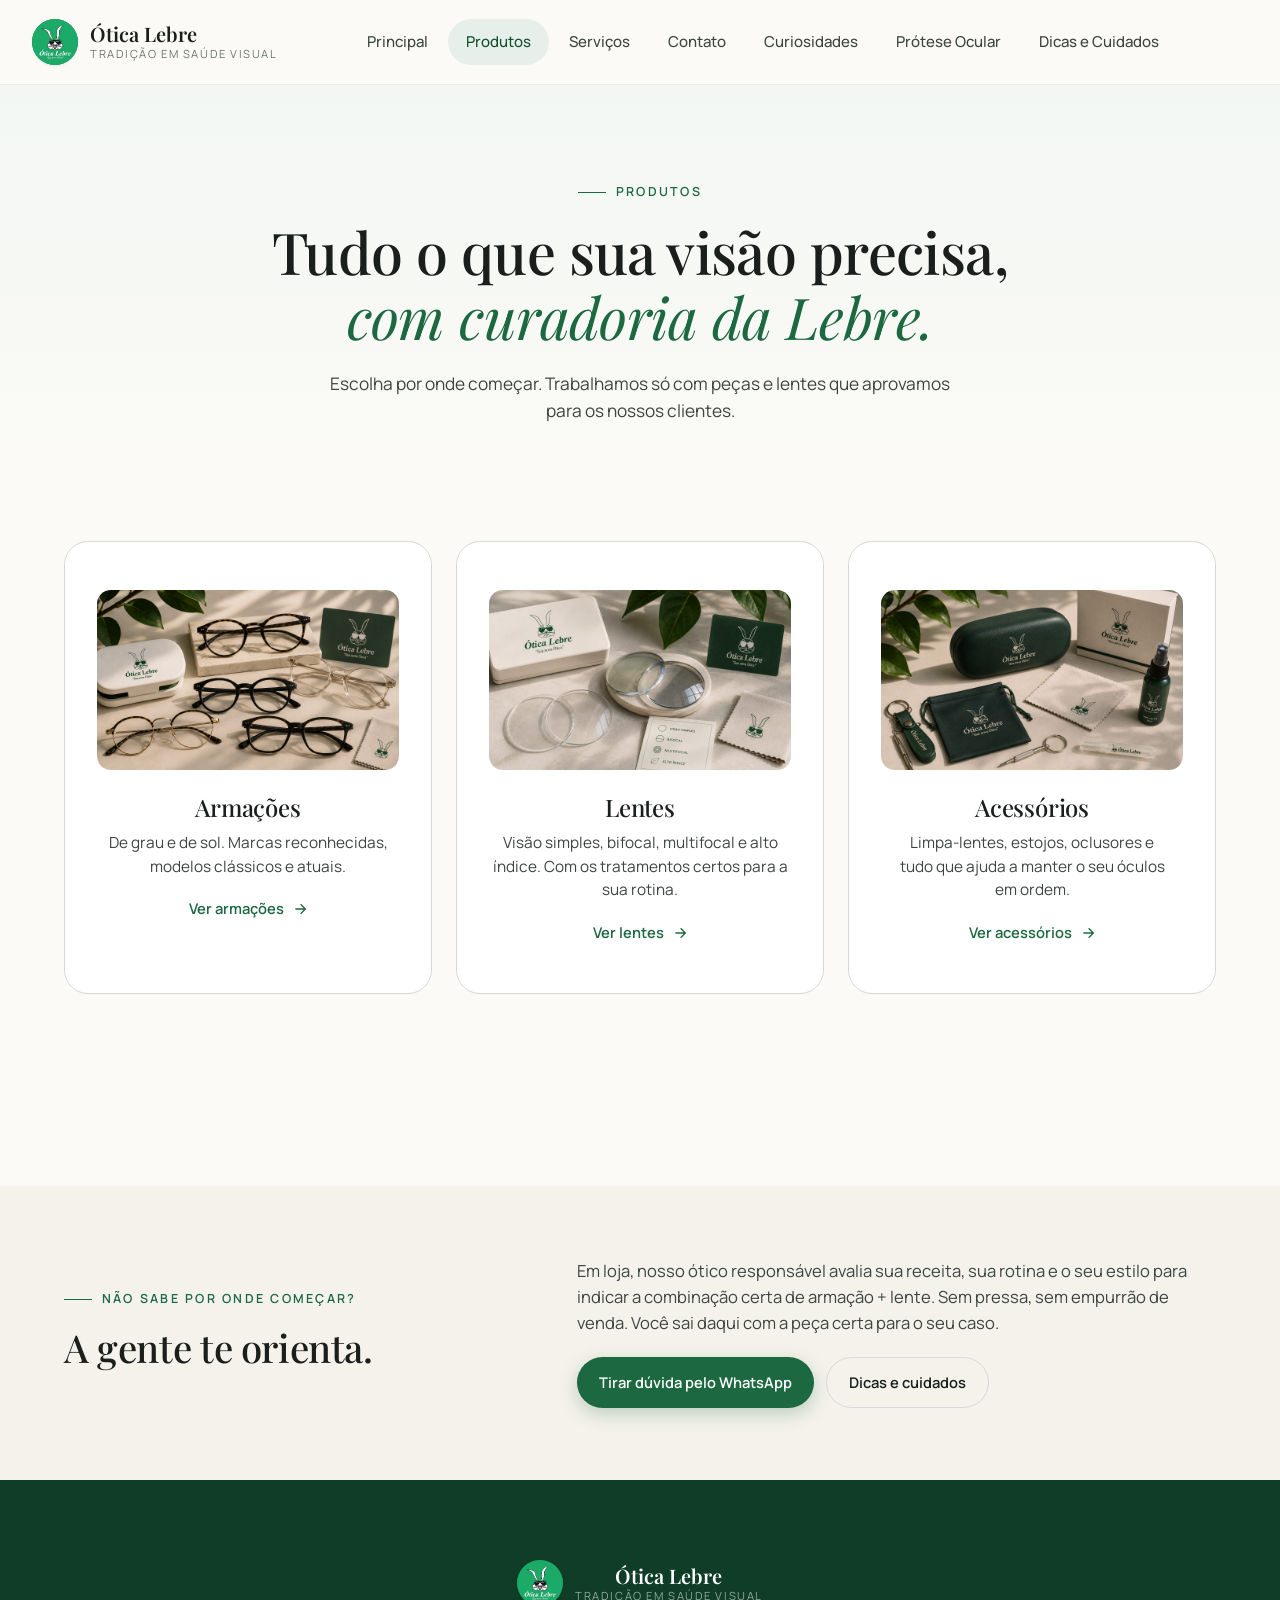
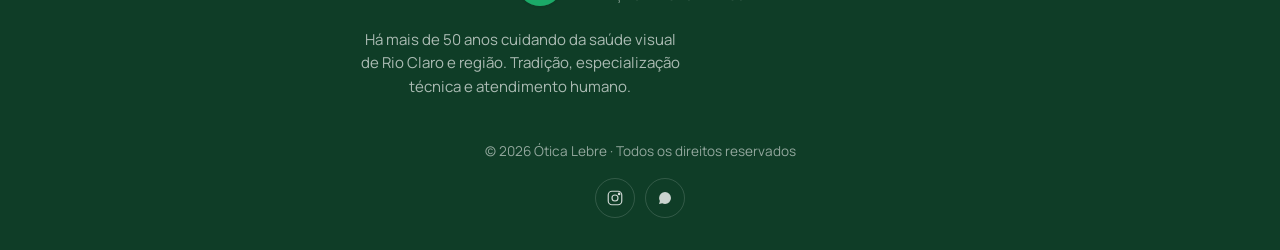
<file: produtos.html>
<!DOCTYPE html>
<html lang="pt-BR">
<head>
<meta charset="UTF-8"/>
<meta name="viewport" content="width=device-width, initial-scale=1"/>
<title>Produtos · Ótica Lebre</title>
<meta name="description" content="Armações, lentes e acessórios na Ótica Lebre — Rio Claro/SP."/>
<link rel="icon" href="assets/logo-lebre.jpg"/>
<link rel="stylesheet" href="assets/styles.css"/>
<style>
  .produtos-hero {
    padding: clamp(60px, 7vw, 96px) 0 clamp(40px, 5vw, 60px);
    background: linear-gradient(180deg, var(--green-50) 0%, var(--paper) 100%);
    text-align: center;
  }
  .produtos-hero h1 em { color: var(--green-700); font-weight: 400; }
  .produtos-hero p.lede { font-size: 1.08rem; max-width: 620px; margin: 18px auto 0; }

  .cat-grid {
    display: grid;
    grid-template-columns: repeat(3, 1fr);
    gap: 24px;
    margin-top: 56px;
  }
  .cat-card {
    background: var(--white);
    border: 1px solid var(--ink-200);
    border-radius: var(--r-xl);
    padding: 48px 32px;
    text-align: center;
    transition: transform .25s, box-shadow .25s, border-color .25s;
    text-decoration: none;
  }
  .cat-card:hover {
    transform: translateY(-4px);
    box-shadow: var(--shadow-lg);
    border-color: var(--green-100);
  }
  .cat-icon {
    width: 96px; height: 96px;
    border-radius: 24px;
    background: var(--green-50);
    color: var(--green-700);
    display: grid; place-items: center;
    margin: 0 auto 24px;
    transition: background .25s, color .25s;
  }
  .cat-card:hover .cat-icon { background: var(--green-700); color: white; }
  .cat-card h3 { font-size: 1.5rem; margin-bottom: 10px; }
  .cat-card p { font-size: 0.96rem; margin-bottom: 18px; }
  .cat-card .cta {
    display: inline-flex; align-items: center; gap: 8px;
    color: var(--green-700); font-weight: 600; font-size: 0.92rem;
  }
  .cat-card .cta svg { transition: transform .2s; }
  .cat-card:hover .cta svg { transform: translateX(3px); }

  .help-strip { background: var(--paper-2); padding: clamp(48px, 6vw, 72px) 0; margin-top: clamp(60px, 8vw, 96px); }
  .help-grid { display: grid; grid-template-columns: 1fr 1.4fr; gap: 56px; align-items: center; }

  @media (max-width: 880px) {
    .cat-grid { grid-template-columns: 1fr; }
    .help-grid { grid-template-columns: 1fr; gap: 32px; }
  }
</style>
</head>
<body>

<div data-slot="header"></div>

<section class="produtos-hero">
  <div class="container">
    <span class="eyebrow" data-reveal style="justify-content: center;">Produtos</span>
    <h1 data-reveal>Tudo o que sua visão precisa, <em>com curadoria da Lebre.</em></h1>
    <p class="lede" data-reveal>Escolha por onde começar. Trabalhamos só com peças e lentes que aprovamos para os nossos clientes.</p>
  </div>
</section>

<section style="padding: 0 0 clamp(60px, 8vw, 96px);">
  <div class="container">
    <div class="cat-grid">
      <a class="cat-card" href="armacao.html" data-reveal>
        <div class="cat-icon" style="width: 100%; height: 180px; border-radius: var(--r-lg); background: url('assets/armacoes.jpg') center/cover; margin-bottom: 24px;"></div>
        <h3>Armações</h3>
        <p>De grau e de sol. Marcas reconhecidas, modelos clássicos e atuais.</p>
        <span class="cta">Ver armações
          <svg width="16" height="16" viewBox="0 0 24 24" fill="none" stroke="currentColor" stroke-width="2"><path d="M5 12h14M13 5l7 7-7 7"/></svg>
        </span>
      </a>

      <a class="cat-card" href="lentes.html" data-reveal>
        <div class="cat-icon" style="width: 100%; height: 180px; border-radius: var(--r-lg); background: url('assets/lentes.jpg') center/cover; margin-bottom: 24px;"></div>
        <h3>Lentes</h3>
        <p>Visão simples, bifocal, multifocal e alto índice. Com os tratamentos certos para a sua rotina.</p>
        <span class="cta">Ver lentes
          <svg width="16" height="16" viewBox="0 0 24 24" fill="none" stroke="currentColor" stroke-width="2"><path d="M5 12h14M13 5l7 7-7 7"/></svg>
        </span>
      </a>

      <a class="cat-card" href="acessorios.html" data-reveal>
        <div class="cat-icon" style="width: 100%; height: 180px; border-radius: var(--r-lg); background: url('assets/acessorios.jpg') center/cover; margin-bottom: 24px;"></div>
        <h3>Acessórios</h3>
        <p>Limpa-lentes, estojos, oclusores e tudo que ajuda a manter o seu óculos em ordem.</p>
        <span class="cta">Ver acessórios
          <svg width="16" height="16" viewBox="0 0 24 24" fill="none" stroke="currentColor" stroke-width="2"><path d="M5 12h14M13 5l7 7-7 7"/></svg>
        </span>
      </a>
    </div>
  </div>
</section>

<section class="help-strip">
  <div class="container">
    <div class="help-grid">
      <div data-reveal>
        <span class="eyebrow">Não sabe por onde começar?</span>
        <h2>A gente te orienta.</h2>
      </div>
      <div data-reveal>
        <p style="font-size: 1.04rem;">Em loja, nosso ótico responsável avalia sua receita, sua rotina e o seu estilo para indicar a combinação certa de armação + lente. Sem pressa, sem empurrão de venda. Você sai daqui com a peça certa para o seu caso.</p>
        <div style="display: flex; gap: 12px; flex-wrap: wrap; margin-top: 22px;">
          <a class="btn btn-primary" href="https://api.whatsapp.com/send/?phone=551935248410" target="_blank" rel="noopener">Tirar dúvida pelo WhatsApp</a>
          <a class="btn btn-ghost" href="dicas.html">Dicas e cuidados</a>
        </div>
      </div>
    </div>
  </div>
</section>

<div data-slot="footer"></div>
<div data-slot="wa"></div>
<script src="assets/site.js"></script>
</body>
</html>
</file>
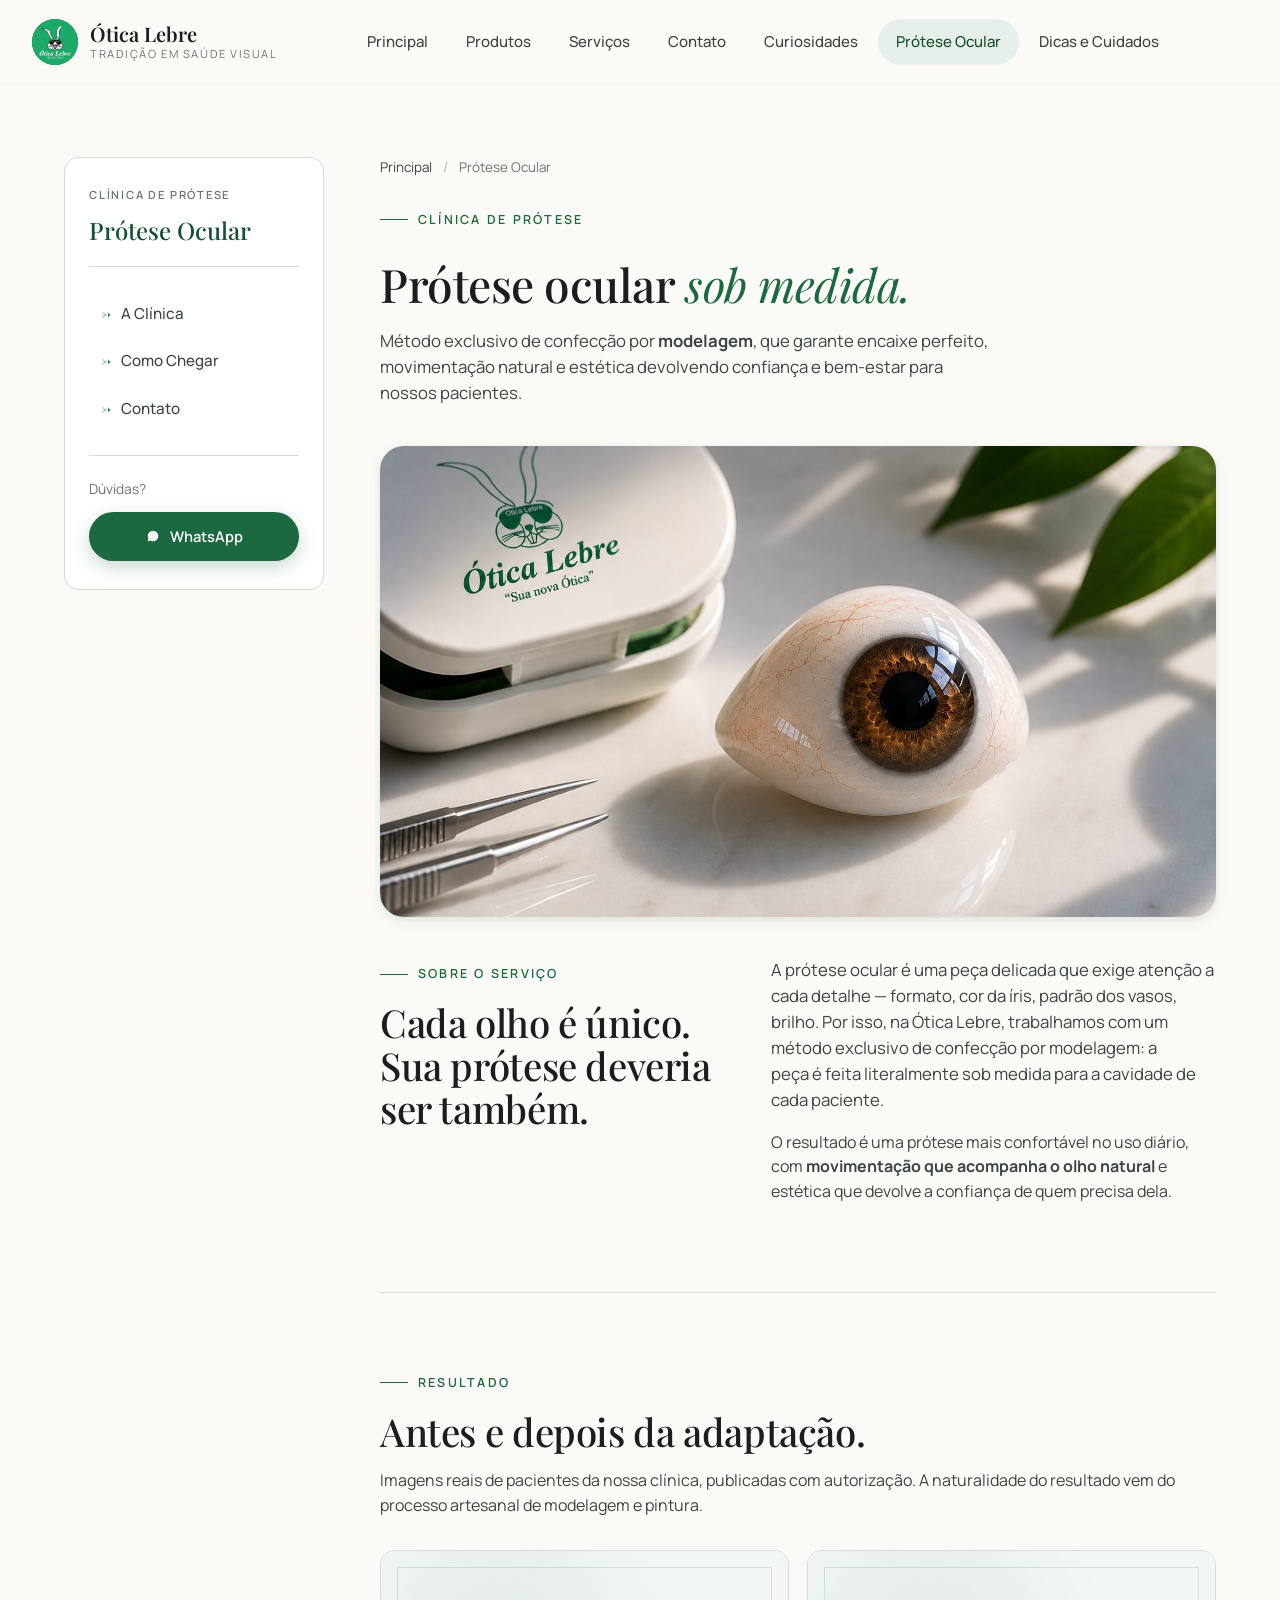
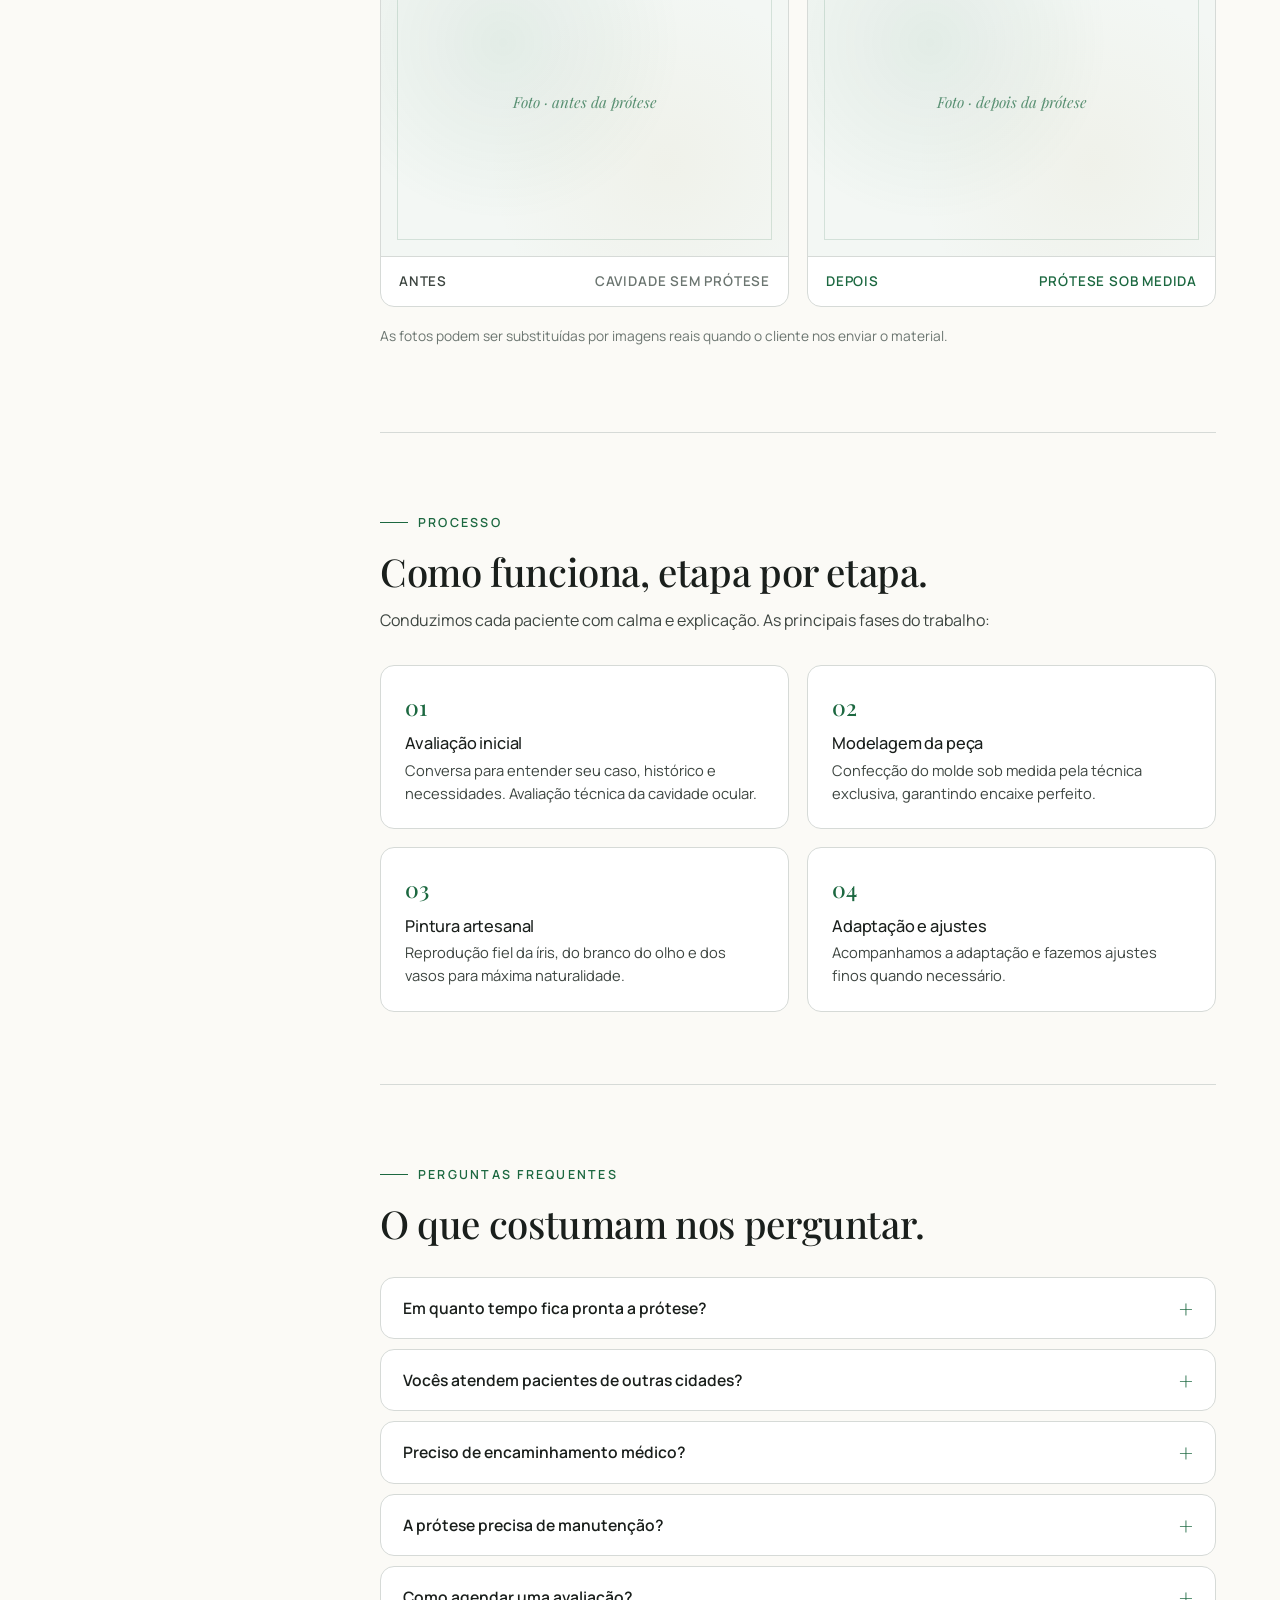
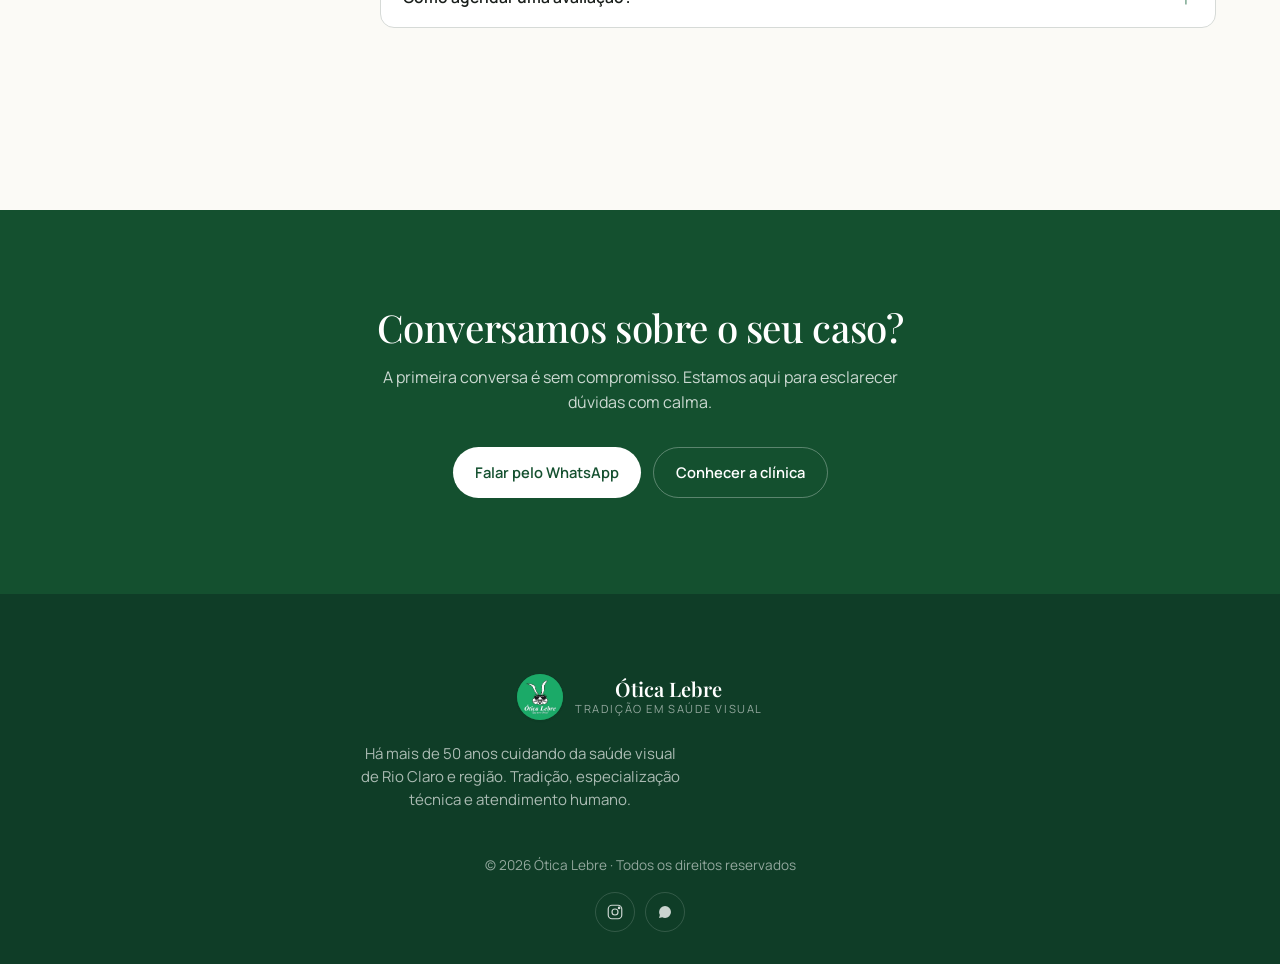
<file: protese-ocular.html>
<!DOCTYPE html>
<html lang="pt-BR">
<head>
<meta charset="UTF-8"/>
<meta name="viewport" content="width=device-width, initial-scale=1"/>
<title>Prótese Ocular sob medida · Ótica Lebre</title>
<meta name="description" content="Clínica de prótese ocular sob medida em Rio Claro/SP. Método exclusivo por modelagem para maior conforto e movimentação natural."/>
<link rel="icon" href="assets/logo-lebre.jpg"/>
<link rel="stylesheet" href="assets/styles.css"/>
<style>
  .pp-hero {
    aspect-ratio: 16/9;
    border-radius: var(--r-xl);
    box-shadow: var(--shadow-md);
    margin-bottom: 40px;
  }
  .pp-intro-grid {
    display: grid;
    grid-template-columns: 1fr 1.3fr;
    gap: 48px;
    align-items: start;
  }
  .compare-grid {
    display: grid;
    grid-template-columns: 1fr 1fr;
    gap: 18px;
    margin-top: 32px;
  }
  .compare-card {
    background: var(--white);
    border-radius: var(--r-lg);
    overflow: hidden;
    border: 1px solid var(--ink-200);
  }
  .compare-card .img { aspect-ratio: 4/3; border-radius: 0; }
  .compare-card .label {
    padding: 14px 18px;
    font-family: var(--font-sans);
    font-size: 0.84rem;
    font-weight: 600;
    letter-spacing: 0.06em;
    text-transform: uppercase;
    color: var(--ink-700);
    border-top: 1px solid var(--ink-200);
    display: flex; justify-content: space-between; align-items: center;
  }
  .compare-card.after .label { color: var(--green-700); }

  .steps {
    display: grid;
    grid-template-columns: repeat(2, 1fr);
    gap: 18px;
    margin-top: 32px;
    counter-reset: step;
  }
  .step {
    background: var(--white);
    padding: 24px;
    border-radius: var(--r-lg);
    border: 1px solid var(--ink-200);
    counter-increment: step;
  }
  .step::before {
    content: counter(step, decimal-leading-zero);
    font-family: var(--font-serif);
    font-size: 1.4rem;
    color: var(--green-700);
    font-weight: 500;
    display: block;
    margin-bottom: 10px;
  }
  .step h4 { font-family: var(--font-sans); font-size: 1.02rem; margin: 0 0 6px; }
  .step p { font-size: 0.92rem; margin: 0; }

  details {
    background: var(--white);
    border: 1px solid var(--ink-200);
    border-radius: var(--r-lg);
    margin-bottom: 10px;
  }
  details[open] { border-color: var(--green-100); }
  summary {
    list-style: none; cursor: pointer; padding: 18px 22px;
    display: flex; justify-content: space-between; align-items: center; gap: 16px;
    font-weight: 600; font-size: 0.98rem; color: var(--ink-900);
  }
  summary::-webkit-details-marker { display: none; }
  summary::after {
    content: '+';
    font-family: var(--font-serif);
    font-size: 1.5rem;
    color: var(--green-700);
    line-height: 1;
  }
  details[open] summary::after { content: '−'; }
  details > div {
    padding: 0 22px 20px;
    color: var(--ink-700);
    font-size: 0.95rem;
    line-height: 1.6;
  }

  @media (max-width: 700px) {
    .pp-intro-grid { grid-template-columns: 1fr; gap: 24px; }
    .compare-grid { grid-template-columns: 1fr; }
    .steps { grid-template-columns: 1fr; }
  }
</style>
</head>
<body>

<div data-slot="header"></div>

<div class="page-shell">
  <div data-slot="sidebar"></div>

  <main class="page-content">

    <div class="crumb">
      <a href="index.html">Principal</a>
      <span class="sep">/</span>
      <span>Prótese Ocular</span>
    </div>

    <div class="page-title">
      <span class="eyebrow">Clínica de Prótese</span>
      <h1>Prótese ocular <em>sob medida.</em></h1>
      <p class="lede">Método exclusivo de confecção por <strong>modelagem</strong>, que garante encaixe perfeito, movimentação natural e estética devolvendo confiança e bem-estar para nossos pacientes.</p>
    </div>

    <div class="pp-hero" style="background: url('assets/protese-hero.jpg') center/cover; box-shadow: var(--shadow-md); aspect-ratio: 16/9; border-radius: var(--r-xl); margin-bottom: 40px;"></div>

    <section>
      <div class="pp-intro-grid">
        <div data-reveal>
          <span class="eyebrow">Sobre o serviço</span>
          <h2>Cada olho é único.<br/>Sua prótese deveria ser também.</h2>
        </div>
        <div data-reveal>
          <p style="font-size: 1.05rem;">A prótese ocular é uma peça delicada que exige atenção a cada detalhe — formato, cor da íris, padrão dos vasos, brilho. Por isso, na Ótica Lebre, trabalhamos com um método exclusivo de confecção por modelagem: a peça é feita literalmente sob medida para a cavidade de cada paciente.</p>
          <p>O resultado é uma prótese mais confortável no uso diário, com <strong>movimentação que acompanha o olho natural</strong> e estética que devolve a confiança de quem precisa dela.</p>
        </div>
      </div>
    </section>

    <section>
      <span class="eyebrow" data-reveal>Resultado</span>
      <h2 data-reveal>Antes e depois da adaptação.</h2>
      <p data-reveal>Imagens reais de pacientes da nossa clínica, publicadas com autorização. A naturalidade do resultado vem do processo artesanal de modelagem e pintura.</p>
      <div class="compare-grid">
        <div class="compare-card" data-reveal>
          <div class="img ph"><div class="ph-label">Foto · antes da prótese</div></div>
          <div class="label"><span>Antes</span><span style="color:var(--ink-500);">Cavidade sem prótese</span></div>
        </div>
        <div class="compare-card after" data-reveal>
          <div class="img ph"><div class="ph-label">Foto · depois da prótese</div></div>
          <div class="label"><span>Depois</span><span>Prótese sob medida</span></div>
        </div>
      </div>
      <p style="margin-top: 18px; font-size: 0.86rem; color: var(--ink-500);">As fotos podem ser substituídas por imagens reais quando o cliente nos enviar o material.</p>
    </section>

    <section>
      <span class="eyebrow" data-reveal>Processo</span>
      <h2 data-reveal>Como funciona, etapa por etapa.</h2>
      <p data-reveal>Conduzimos cada paciente com calma e explicação. As principais fases do trabalho:</p>
      <div class="steps">
        <div class="step" data-reveal>
          <h4>Avaliação inicial</h4>
          <p>Conversa para entender seu caso, histórico e necessidades. Avaliação técnica da cavidade ocular.</p>
        </div>
        <div class="step" data-reveal>
          <h4>Modelagem da peça</h4>
          <p>Confecção do molde sob medida pela técnica exclusiva, garantindo encaixe perfeito.</p>
        </div>
        <div class="step" data-reveal>
          <h4>Pintura artesanal</h4>
          <p>Reprodução fiel da íris, do branco do olho e dos vasos para máxima naturalidade.</p>
        </div>
        <div class="step" data-reveal>
          <h4>Adaptação e ajustes</h4>
          <p>Acompanhamos a adaptação e fazemos ajustes finos quando necessário.</p>
        </div>
      </div>
    </section>

    <section>
      <span class="eyebrow" data-reveal>Perguntas frequentes</span>
      <h2 data-reveal>O que costumam nos perguntar.</h2>
      <div style="margin-top: 32px;">
        <details data-reveal>
          <summary>Em quanto tempo fica pronta a prótese?</summary>
          <div>O tempo varia conforme cada caso, mas em geral o processo completo — da avaliação à entrega — leva algumas semanas. Explicamos o cronograma do seu caso na primeira consulta.</div>
        </details>
        <details data-reveal>
          <summary>Vocês atendem pacientes de outras cidades?</summary>
          <div>Sim. Recebemos pacientes de toda a região e do estado. Procuramos organizar as consultas para reduzir o número de viagens — fale com a gente pelo WhatsApp para combinarmos as datas.</div>
        </details>
        <details data-reveal>
          <summary>Preciso de encaminhamento médico?</summary>
          <div>Recomendamos que o paciente já tenha sido avaliado por um médico oftalmologista. Trabalhamos em parceria com profissionais quando necessário.</div>
        </details>
        <details data-reveal>
          <summary>A prótese precisa de manutenção?</summary>
          <div>Sim. Recomendamos polimento periódico e revisão anual para manter a peça em ótimas condições. Esse acompanhamento é parte do nosso compromisso com você.</div>
        </details>
        <details data-reveal>
          <summary>Como agendar uma avaliação?</summary>
          <div>Pelo WhatsApp <strong>(19) 3524-8410</strong> ou pessoalmente na nossa loja, na R. 3, 885 — Centro de Rio Claro. O primeiro contato é sempre uma conversa, sem compromisso.</div>
        </details>
      </div>
    </section>

  </main>
</div>

<section class="cta-strip" style="background: var(--green-800); color: white; padding: clamp(60px, 8vw, 96px) 0; text-align: center;">
  <div class="container">
    <h2 style="color: white; max-width: 720px; margin: 0 auto 16px;">Conversamos sobre o seu caso?</h2>
    <p style="color: rgba(255,255,255,0.78); max-width: 540px; margin: 0 auto 32px;">A primeira conversa é sem compromisso. Estamos aqui para esclarecer dúvidas com calma.</p>
    <div style="display: inline-flex; gap: 12px; flex-wrap: wrap; justify-content: center;">
      <a class="btn btn-light" href="https://api.whatsapp.com/send/?phone=551935248410&text=Ol%C3%A1%2C+gostaria+de+informa%C3%A7%C3%B5es+sobre+pr%C3%B3tese+ocular." target="_blank" rel="noopener">Falar pelo WhatsApp</a>
      <a class="btn btn-ghost" href="clinica.html" style="color: white; border-color: rgba(255,255,255,0.3);">Conhecer a clínica</a>
    </div>
  </div>
</section>

<div data-slot="footer"></div>
<div data-slot="wa"></div>
<script src="assets/site.js"></script>
</body>
</html>
</file>
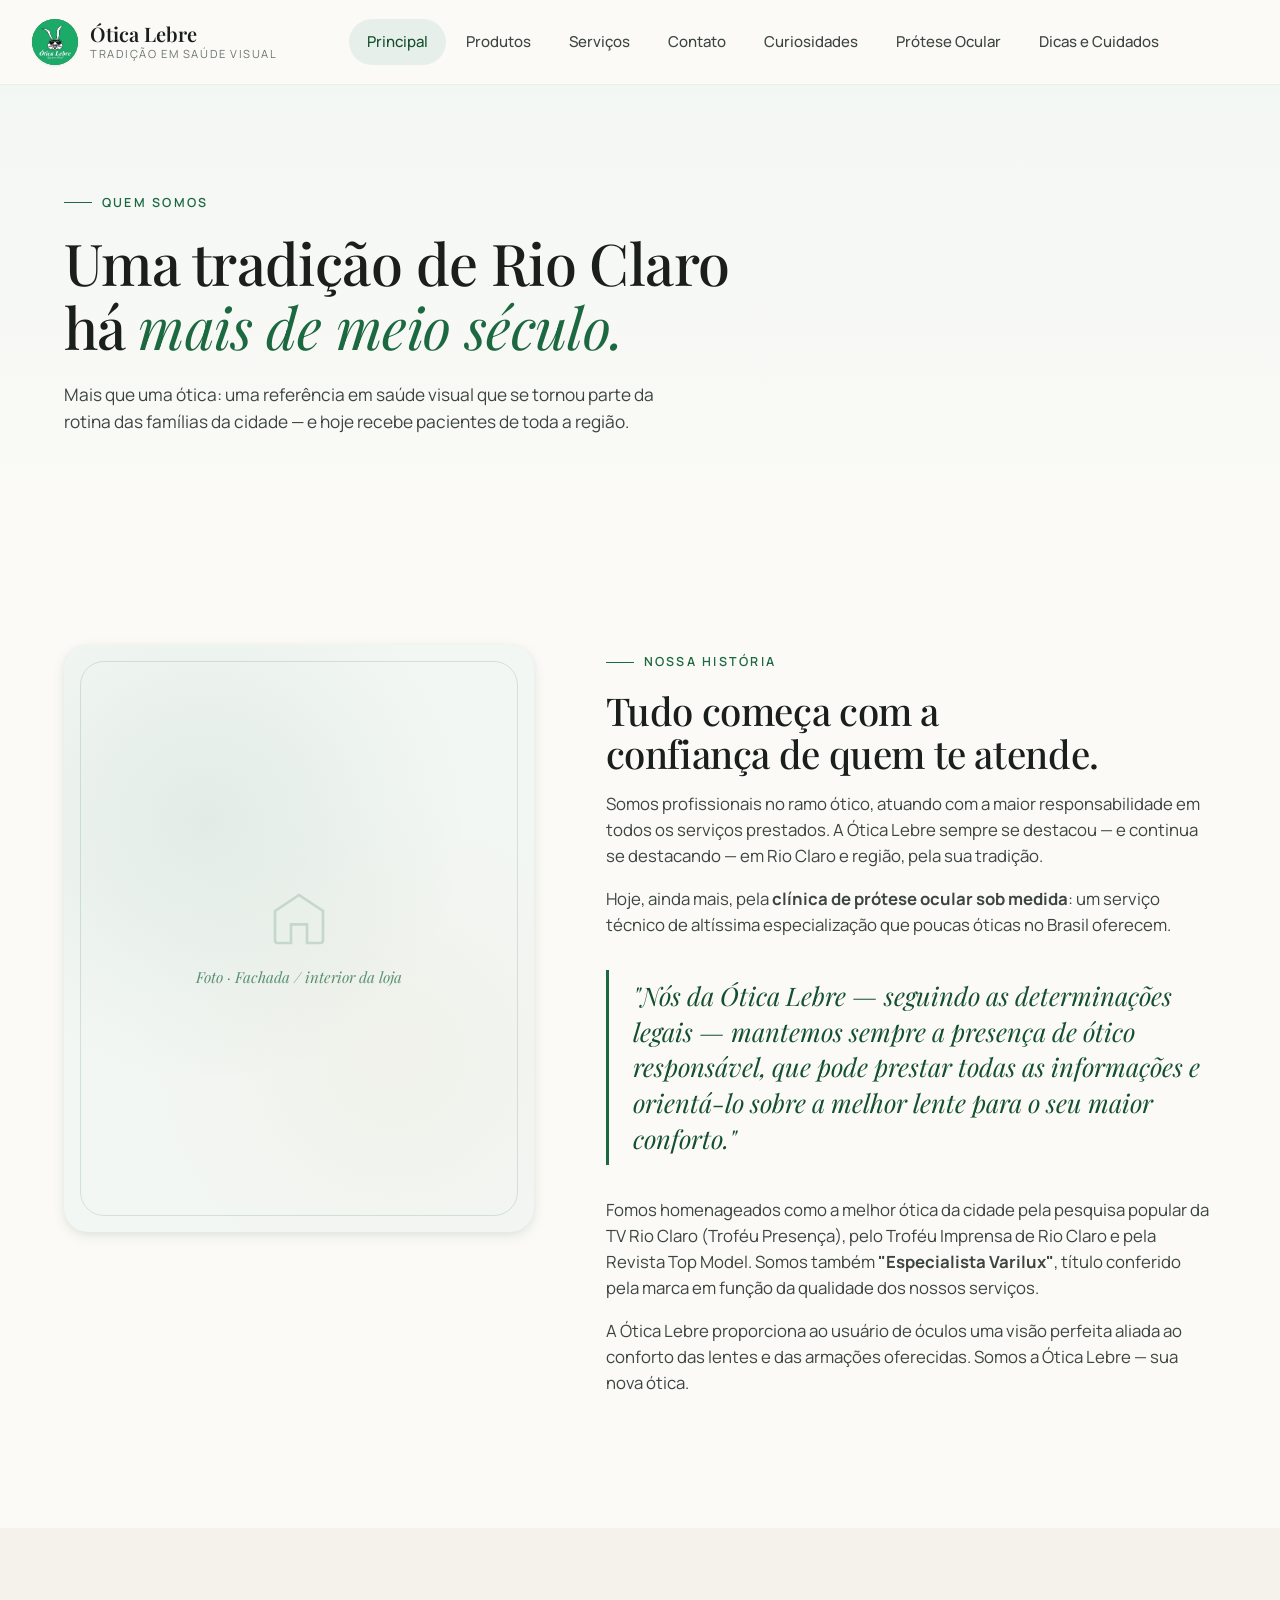
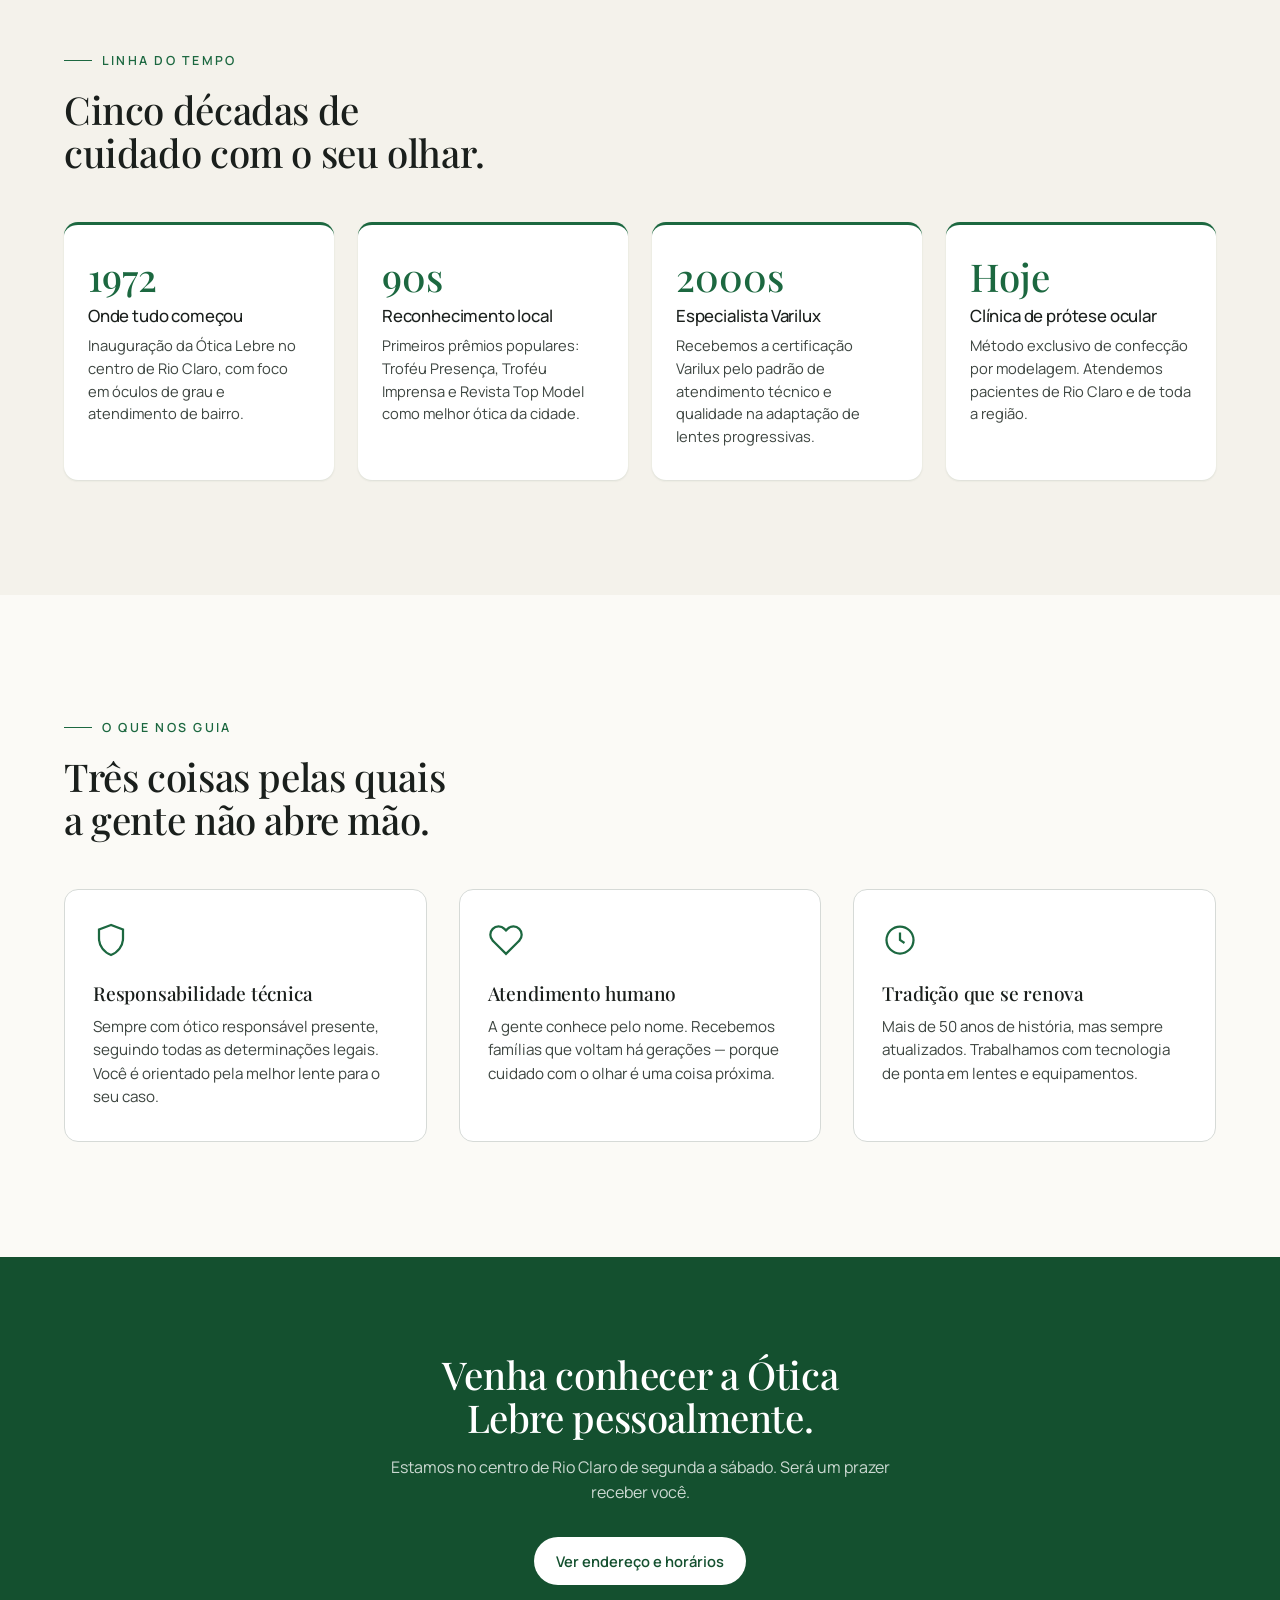
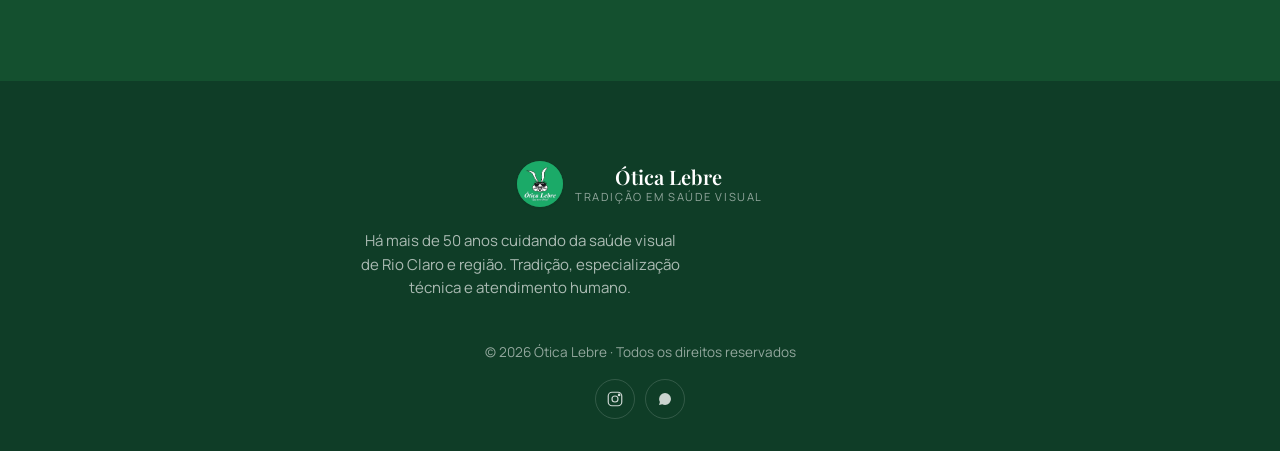
<file: quem-somos.html>
<!DOCTYPE html>
<html lang="pt-BR">
<head>
<meta charset="UTF-8"/>
<meta name="viewport" content="width=device-width, initial-scale=1"/>
<title>Quem Somos · Ótica Lebre</title>
<meta name="description" content="Há mais de 50 anos cuidando da saúde visual de Rio Claro/SP. Conheça a história da Ótica Lebre."/>
<link rel="icon" href="assets/logo-lebre.jpg"/>
<link rel="stylesheet" href="assets/styles.css"/>
<style>
  .page-hero {
    background: linear-gradient(180deg, var(--green-50) 0%, var(--paper) 100%);
    padding: clamp(60px, 8vw, 100px) 0 clamp(50px, 6vw, 80px);
  }
  .page-hero h1 { max-width: 760px; }
  .page-hero p.lede { max-width: 620px; font-size: 1.08rem; }

  .story-grid {
    display: grid;
    grid-template-columns: 1fr 1.3fr;
    gap: 72px;
    align-items: start;
  }
  .story-photo {
    aspect-ratio: 4/5;
    border-radius: var(--r-xl);
    box-shadow: var(--shadow-md);
    position: sticky; top: 100px;
  }
  .story-text p { font-size: 1.05rem; }
  .story-text blockquote {
    font-family: var(--font-serif);
    font-size: 1.6rem;
    line-height: 1.4;
    color: var(--green-800);
    font-style: italic;
    border-left: 3px solid var(--green-700);
    padding: 8px 0 8px 24px;
    margin: 32px 0;
    font-weight: 400;
  }

  .timeline {
    background: var(--paper-2);
  }
  .tl-grid {
    display: grid;
    grid-template-columns: repeat(4, 1fr);
    gap: 24px;
    margin-top: 48px;
  }
  .tl-item {
    background: var(--white);
    padding: 32px 24px;
    border-radius: var(--r-lg);
    border-top: 3px solid var(--green-700);
    box-shadow: var(--shadow-sm);
  }
  .tl-item .yr {
    font-family: var(--font-serif);
    font-size: 2.4rem;
    color: var(--green-700);
    font-weight: 500;
    line-height: 1;
    margin-bottom: 12px;
  }
  .tl-item h4 {
    font-family: var(--font-sans);
    font-size: 1.05rem;
    margin: 0 0 8px;
    color: var(--ink-900);
  }
  .tl-item p { font-size: 0.92rem; margin: 0; }

  .values .v-grid {
    display: grid;
    grid-template-columns: repeat(3, 1fr);
    gap: 32px;
    margin-top: 48px;
  }
  .v-card {
    padding: 32px 28px;
    background: var(--white);
    border: 1px solid var(--ink-200);
    border-radius: var(--r-lg);
  }
  .v-card svg {
    color: var(--green-700);
    margin-bottom: 18px;
  }
  .v-card h3 { font-size: 1.2rem; margin-bottom: 10px; }
  .v-card p { font-size: 0.95rem; margin: 0; }

  @media (max-width: 880px) {
    .story-grid { grid-template-columns: 1fr; gap: 40px; }
    .story-photo { position: static; max-width: 480px; }
    .tl-grid { grid-template-columns: repeat(2, 1fr); }
    .values .v-grid { grid-template-columns: 1fr; }
  }
</style>
</head>
<body>

<div data-slot="header"></div>

<section class="page-hero">
  <div class="container">
    <span class="eyebrow" data-reveal>Quem somos</span>
    <h1 data-reveal>Uma tradição de Rio Claro há <em style="color: var(--green-700); font-weight: 400;">mais de meio século.</em></h1>
    <p class="lede" data-reveal>Mais que uma ótica: uma referência em saúde visual que se tornou parte da rotina das famílias da cidade — e hoje recebe pacientes de toda a região.</p>
  </div>
</section>

<section>
  <div class="container">
    <div class="story-grid">
      <div class="story-photo ph" data-reveal>
        <div class="ph-label">
          <svg class="ph-icon" viewBox="0 0 24 24" fill="none" stroke="currentColor" stroke-width="1"><path d="M3 9l9-6 9 6v11a1 1 0 0 1-1 1h-5v-7H9v7H4a1 1 0 0 1-1-1V9Z"/></svg>
          <div>Foto · Fachada / interior da loja</div>
        </div>
      </div>
      <div class="story-text" data-reveal>
        <span class="eyebrow">Nossa história</span>
        <h2>Tudo começa com a confiança de quem te atende.</h2>
        <p>Somos profissionais no ramo ótico, atuando com a maior responsabilidade em todos os serviços prestados. A Ótica Lebre sempre se destacou — e continua se destacando — em Rio Claro e região, pela sua tradição.</p>

        <p>Hoje, ainda mais, pela <strong>clínica de prótese ocular sob medida</strong>: um serviço técnico de altíssima especialização que poucas óticas no Brasil oferecem.</p>

        <blockquote>"Nós da Ótica Lebre — seguindo as determinações legais — mantemos sempre a presença de ótico responsável, que pode prestar todas as informações e orientá-lo sobre a melhor lente para o seu maior conforto."</blockquote>

        <p>Fomos homenageados como a melhor ótica da cidade pela pesquisa popular da TV Rio Claro (Troféu Presença), pelo Troféu Imprensa de Rio Claro e pela Revista Top Model. Somos também <strong>"Especialista Varilux"</strong>, título conferido pela marca em função da qualidade dos nossos serviços.</p>

        <p>A Ótica Lebre proporciona ao usuário de óculos uma visão perfeita aliada ao conforto das lentes e das armações oferecidas. Somos a Ótica Lebre — sua nova ótica.</p>
      </div>
    </div>
  </div>
</section>

<section class="timeline">
  <div class="container">
    <div style="max-width: 720px;" data-reveal>
      <span class="eyebrow">Linha do tempo</span>
      <h2>Cinco décadas de cuidado com o seu olhar.</h2>
    </div>
    <div class="tl-grid">
      <div class="tl-item" data-reveal>
        <div class="yr">1972</div>
        <h4>Onde tudo começou</h4>
        <p>Inauguração da Ótica Lebre no centro de Rio Claro, com foco em óculos de grau e atendimento de bairro.</p>
      </div>
      <div class="tl-item" data-reveal>
        <div class="yr">90s</div>
        <h4>Reconhecimento local</h4>
        <p>Primeiros prêmios populares: Troféu Presença, Troféu Imprensa e Revista Top Model como melhor ótica da cidade.</p>
      </div>
      <div class="tl-item" data-reveal>
        <div class="yr">2000s</div>
        <h4>Especialista Varilux</h4>
        <p>Recebemos a certificação Varilux pelo padrão de atendimento técnico e qualidade na adaptação de lentes progressivas.</p>
      </div>
      <div class="tl-item" data-reveal>
        <div class="yr">Hoje</div>
        <h4>Clínica de prótese ocular</h4>
        <p>Método exclusivo de confecção por modelagem. Atendemos pacientes de Rio Claro e de toda a região.</p>
      </div>
    </div>
  </div>
</section>

<section class="values">
  <div class="container">
    <div style="max-width: 680px;" data-reveal>
      <span class="eyebrow">O que nos guia</span>
      <h2>Três coisas pelas quais a gente não abre mão.</h2>
    </div>
    <div class="v-grid">
      <div class="v-card" data-reveal>
        <svg width="36" height="36" viewBox="0 0 24 24" fill="none" stroke="currentColor" stroke-width="1.5"><path d="M12 2 4 5v6c0 5 3.5 9.4 8 11 4.5-1.6 8-6 8-11V5l-8-3Z"/></svg>
        <h3>Responsabilidade técnica</h3>
        <p>Sempre com ótico responsável presente, seguindo todas as determinações legais. Você é orientado pela melhor lente para o seu caso.</p>
      </div>
      <div class="v-card" data-reveal>
        <svg width="36" height="36" viewBox="0 0 24 24" fill="none" stroke="currentColor" stroke-width="1.5"><path d="M20.84 4.61a5.5 5.5 0 0 0-7.78 0L12 5.67l-1.06-1.06a5.5 5.5 0 0 0-7.78 7.78l1.06 1.06L12 21.23l7.78-7.78 1.06-1.06a5.5 5.5 0 0 0 0-7.78Z"/></svg>
        <h3>Atendimento humano</h3>
        <p>A gente conhece pelo nome. Recebemos famílias que voltam há gerações — porque cuidado com o olhar é uma coisa próxima.</p>
      </div>
      <div class="v-card" data-reveal>
        <svg width="36" height="36" viewBox="0 0 24 24" fill="none" stroke="currentColor" stroke-width="1.5"><circle cx="12" cy="12" r="9"/><path d="M12 7v5l3 2"/></svg>
        <h3>Tradição que se renova</h3>
        <p>Mais de 50 anos de história, mas sempre atualizados. Trabalhamos com tecnologia de ponta em lentes e equipamentos.</p>
      </div>
    </div>
  </div>
</section>

<section class="cta-strip" style="background: var(--green-800); color: white; padding: clamp(60px, 8vw, 96px) 0; text-align: center;">
  <div class="container">
    <h2 style="color: white; max-width: 720px; margin: 0 auto 16px;">Venha conhecer a Ótica Lebre pessoalmente.</h2>
    <p style="color: rgba(255,255,255,0.78); max-width: 540px; margin: 0 auto 32px;">Estamos no centro de Rio Claro de segunda a sábado. Será um prazer receber você.</p>
    <a class="btn btn-light" href="contato.html">Ver endereço e horários</a>
  </div>
</section>

<div data-slot="footer"></div>
<div data-slot="wa"></div>
<script src="assets/site.js"></script>
</body>
</html>
</file>
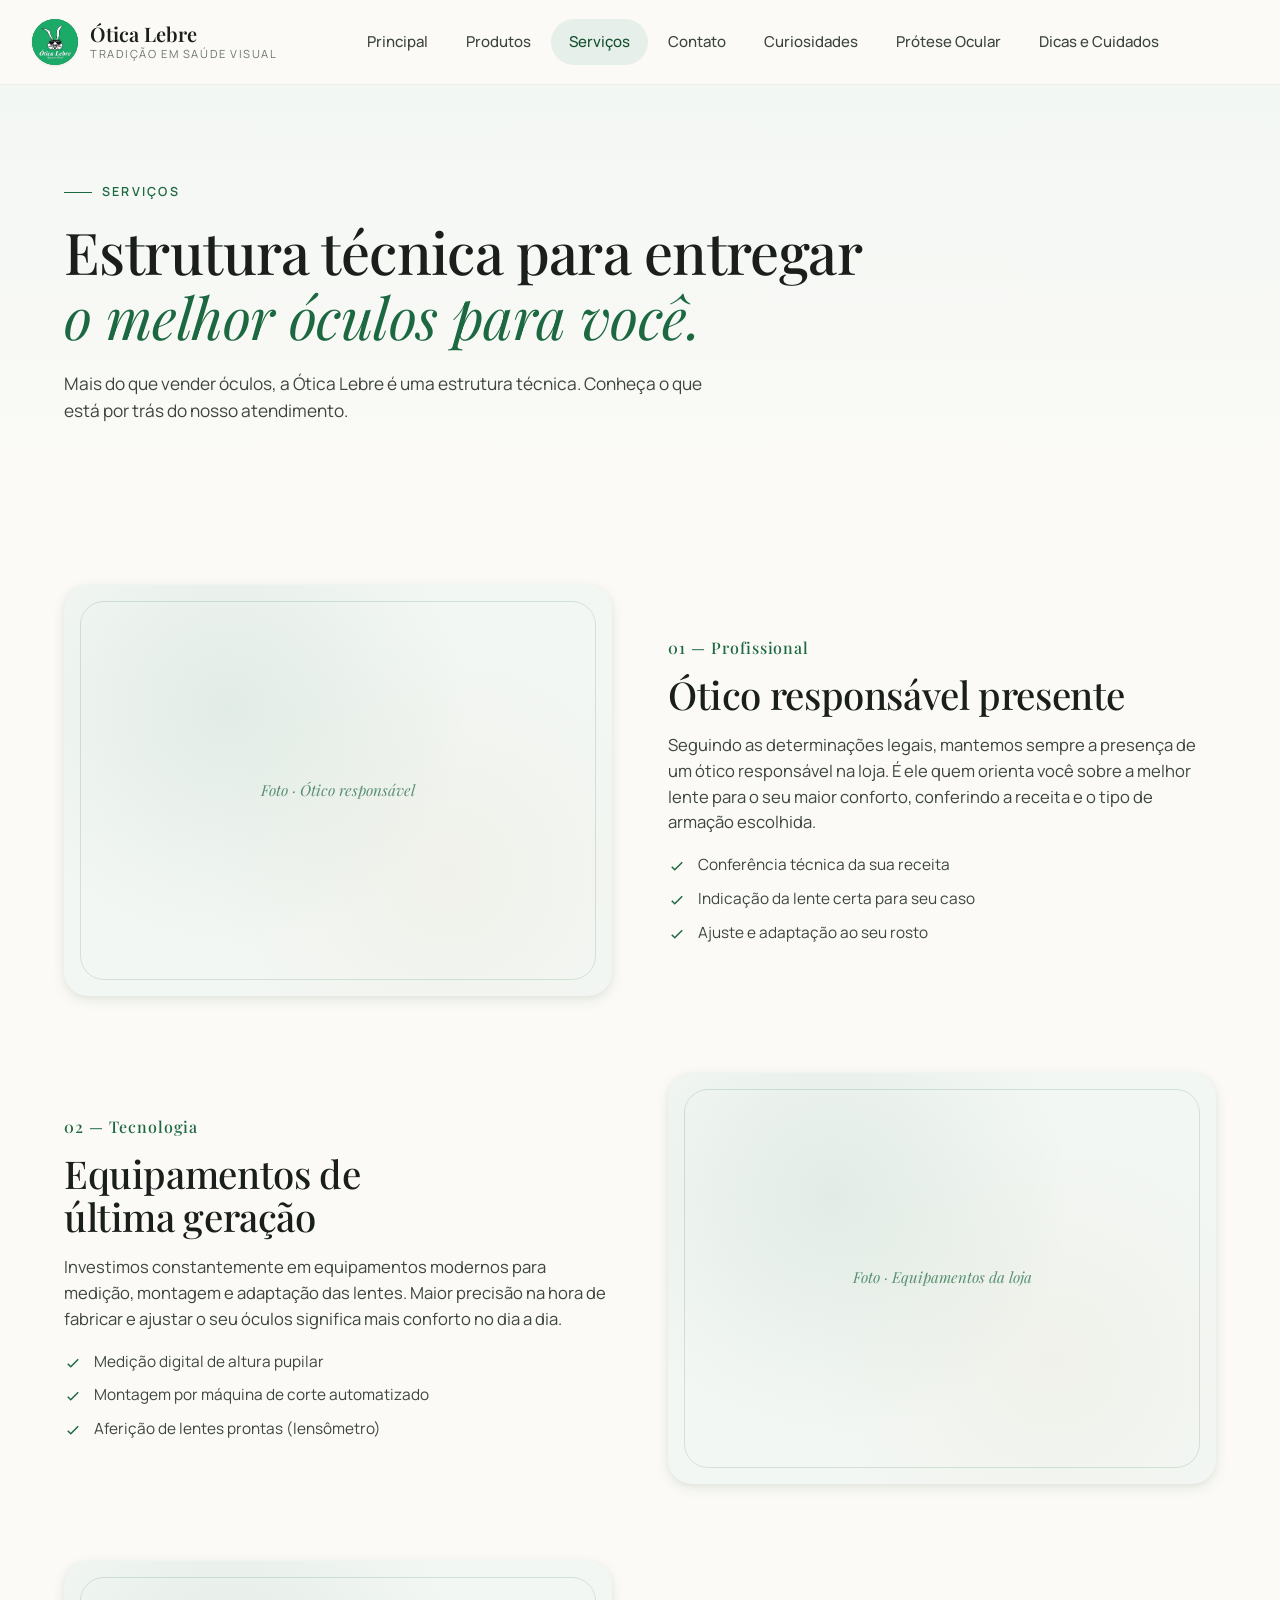
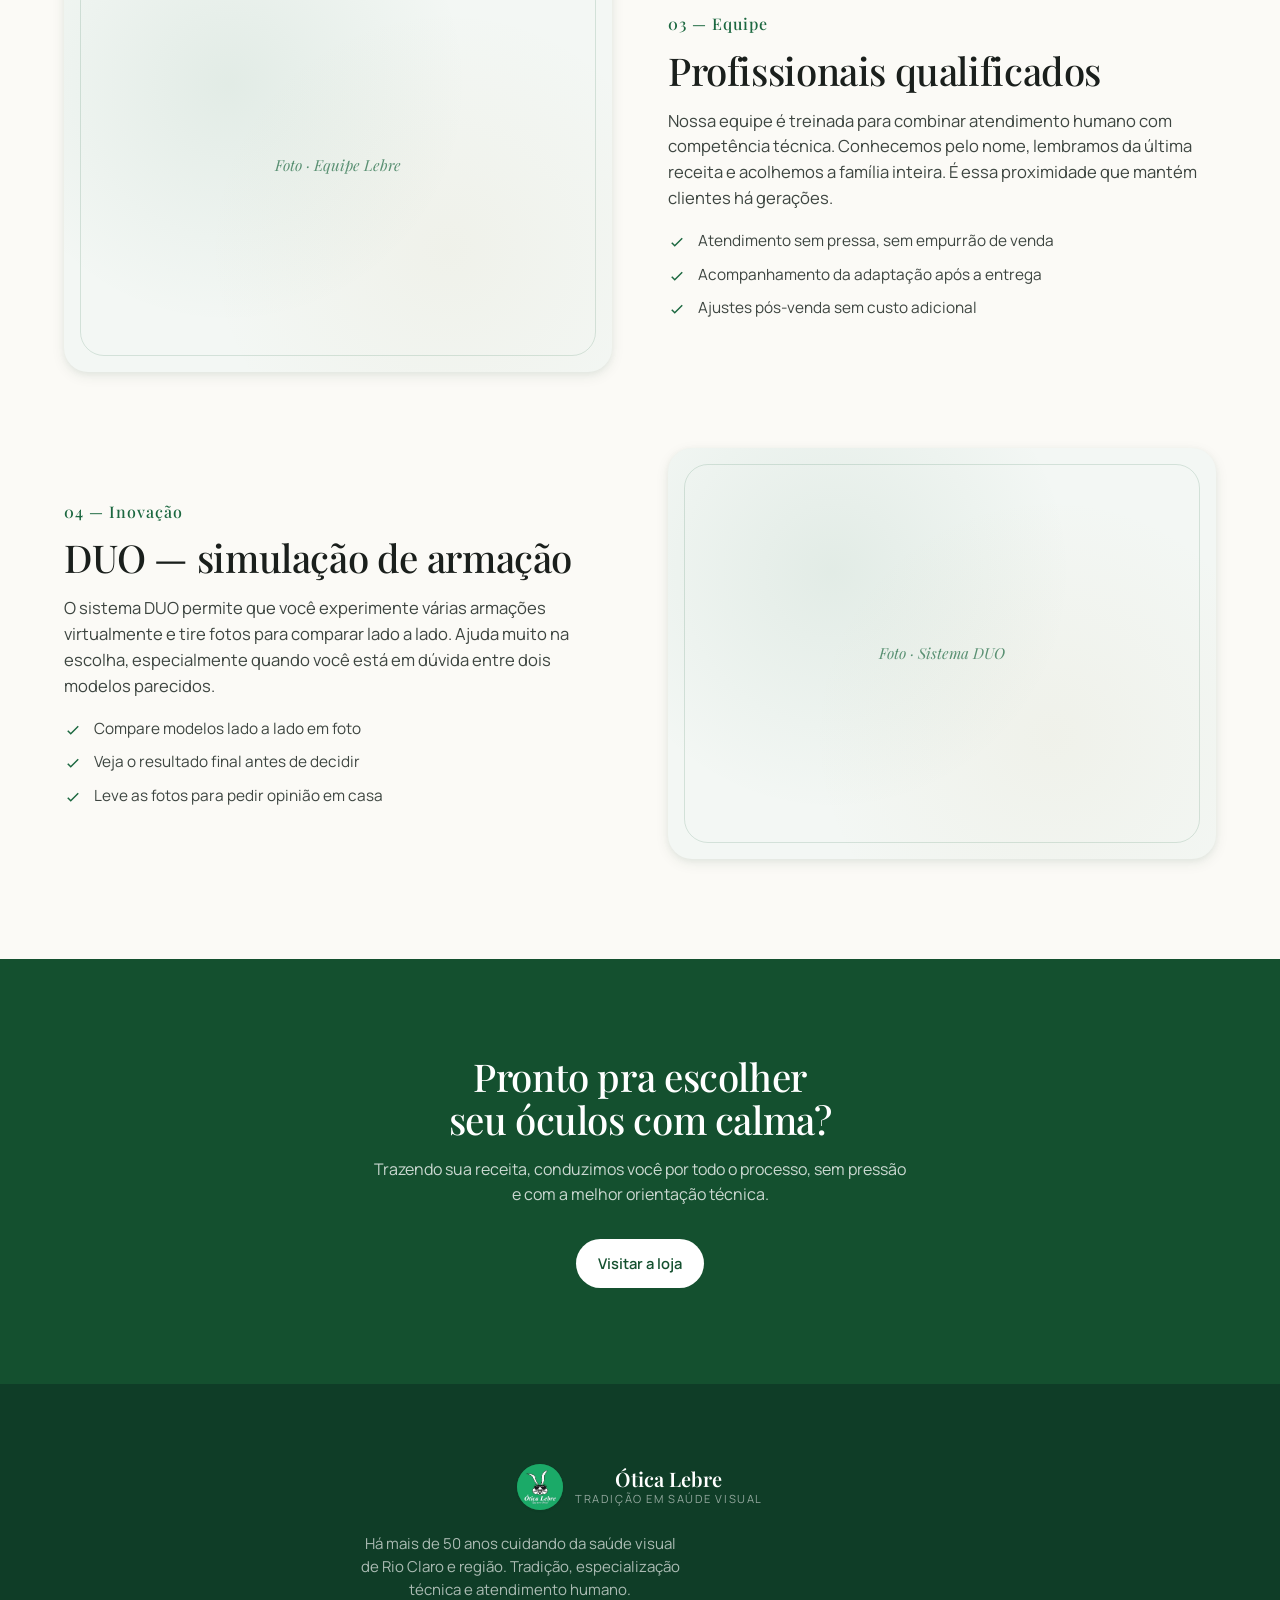
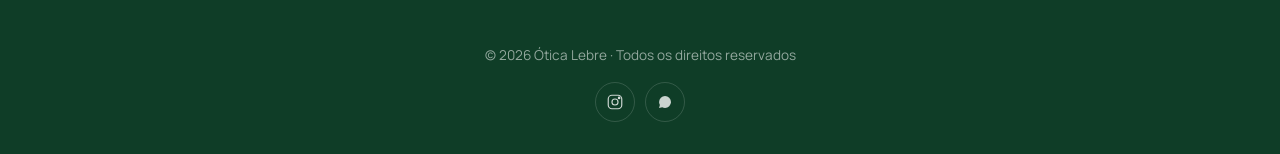
<file: servicos.html>
<!DOCTYPE html>
<html lang="pt-BR">
<head>
<meta charset="UTF-8"/>
<meta name="viewport" content="width=device-width, initial-scale=1"/>
<title>Serviços · Ótica Lebre</title>
<meta name="description" content="Atendimento técnico, equipamentos modernos e profissionais qualificados — Ótica Lebre, Rio Claro/SP."/>
<link rel="icon" href="assets/logo-lebre.jpg"/>
<link rel="stylesheet" href="assets/styles.css"/>
<style>
  .serv-hero {
    background: linear-gradient(180deg, var(--green-50) 0%, var(--paper) 100%);
    padding: clamp(60px, 7vw, 96px) 0 clamp(40px, 5vw, 60px);
  }
  .serv-hero h1 em { color: var(--green-700); font-weight: 400; }

  .serv-list { display: grid; gap: clamp(48px, 6vw, 80px); }
  .serv-item {
    display: grid;
    grid-template-columns: 1fr 1fr;
    gap: 56px;
    align-items: center;
  }
  .serv-item.reverse > div:first-child { order: 2; }
  .serv-photo {
    aspect-ratio: 4/3;
    border-radius: var(--r-xl);
    box-shadow: var(--shadow-md);
  }
  .serv-text .num {
    font-family: var(--font-serif);
    font-size: 1rem;
    color: var(--green-700);
    font-weight: 500;
    letter-spacing: 0.06em;
    display: block;
    margin-bottom: 12px;
  }
  .serv-text h2 { margin-bottom: 16px; }
  .serv-text p { font-size: 1.04rem; }
  .serv-text ul {
    list-style: none; padding: 0; margin: 18px 0 0;
    display: grid; gap: 10px;
  }
  .serv-text ul li {
    display: flex; gap: 12px; align-items: flex-start;
    font-size: 0.96rem;
    color: var(--ink-700);
  }
  .serv-text ul svg { color: var(--green-700); flex-shrink: 0; margin-top: 4px; }

  @media (max-width: 900px) {
    .serv-item { grid-template-columns: 1fr; gap: 32px; }
    .serv-item.reverse > div:first-child { order: 0; }
  }
</style>
</head>
<body>

<div data-slot="header"></div>

<section class="serv-hero">
  <div class="container">
    <span class="eyebrow" data-reveal>Serviços</span>
    <h1 data-reveal>Estrutura técnica para entregar <em>o melhor óculos para você.</em></h1>
    <p style="font-size: 1.08rem; max-width: 640px; margin: 18px 0 0;" data-reveal>Mais do que vender óculos, a Ótica Lebre é uma estrutura técnica. Conheça o que está por trás do nosso atendimento.</p>
  </div>
</section>

<section style="padding: clamp(60px, 8vw, 100px) 0;">
  <div class="container">
    <div class="serv-list">

      <div class="serv-item" data-reveal>
        <div>
          <div class="serv-photo ph"><div class="ph-label">Foto · Ótico responsável</div></div>
        </div>
        <div class="serv-text">
          <span class="num">01 — Profissional</span>
          <h2>Ótico responsável presente</h2>
          <p>Seguindo as determinações legais, mantemos sempre a presença de um ótico responsável na loja. É ele quem orienta você sobre a melhor lente para o seu maior conforto, conferindo a receita e o tipo de armação escolhida.</p>
          <ul>
            <li><svg width="18" height="18" viewBox="0 0 24 24" fill="none" stroke="currentColor" stroke-width="2"><path d="M5 13l4 4L19 7"/></svg>Conferência técnica da sua receita</li>
            <li><svg width="18" height="18" viewBox="0 0 24 24" fill="none" stroke="currentColor" stroke-width="2"><path d="M5 13l4 4L19 7"/></svg>Indicação da lente certa para seu caso</li>
            <li><svg width="18" height="18" viewBox="0 0 24 24" fill="none" stroke="currentColor" stroke-width="2"><path d="M5 13l4 4L19 7"/></svg>Ajuste e adaptação ao seu rosto</li>
          </ul>
        </div>
      </div>

      <div class="serv-item reverse" data-reveal>
        <div>
          <div class="serv-photo ph"><div class="ph-label">Foto · Equipamentos da loja</div></div>
        </div>
        <div class="serv-text">
          <span class="num">02 — Tecnologia</span>
          <h2>Equipamentos de última geração</h2>
          <p>Investimos constantemente em equipamentos modernos para medição, montagem e adaptação das lentes. Maior precisão na hora de fabricar e ajustar o seu óculos significa mais conforto no dia a dia.</p>
          <ul>
            <li><svg width="18" height="18" viewBox="0 0 24 24" fill="none" stroke="currentColor" stroke-width="2"><path d="M5 13l4 4L19 7"/></svg>Medição digital de altura pupilar</li>
            <li><svg width="18" height="18" viewBox="0 0 24 24" fill="none" stroke="currentColor" stroke-width="2"><path d="M5 13l4 4L19 7"/></svg>Montagem por máquina de corte automatizado</li>
            <li><svg width="18" height="18" viewBox="0 0 24 24" fill="none" stroke="currentColor" stroke-width="2"><path d="M5 13l4 4L19 7"/></svg>Aferição de lentes prontas (lensômetro)</li>
          </ul>
        </div>
      </div>

      <div class="serv-item" data-reveal>
        <div>
          <div class="serv-photo ph"><div class="ph-label">Foto · Equipe Lebre</div></div>
        </div>
        <div class="serv-text">
          <span class="num">03 — Equipe</span>
          <h2>Profissionais qualificados</h2>
          <p>Nossa equipe é treinada para combinar atendimento humano com competência técnica. Conhecemos pelo nome, lembramos da última receita e acolhemos a família inteira. É essa proximidade que mantém clientes há gerações.</p>
          <ul>
            <li><svg width="18" height="18" viewBox="0 0 24 24" fill="none" stroke="currentColor" stroke-width="2"><path d="M5 13l4 4L19 7"/></svg>Atendimento sem pressa, sem empurrão de venda</li>
            <li><svg width="18" height="18" viewBox="0 0 24 24" fill="none" stroke="currentColor" stroke-width="2"><path d="M5 13l4 4L19 7"/></svg>Acompanhamento da adaptação após a entrega</li>
            <li><svg width="18" height="18" viewBox="0 0 24 24" fill="none" stroke="currentColor" stroke-width="2"><path d="M5 13l4 4L19 7"/></svg>Ajustes pós-venda sem custo adicional</li>
          </ul>
        </div>
      </div>

      <div class="serv-item reverse" data-reveal>
        <div>
          <div class="serv-photo ph"><div class="ph-label">Foto · Sistema DUO</div></div>
        </div>
        <div class="serv-text">
          <span class="num">04 — Inovação</span>
          <h2>DUO — simulação de armação</h2>
          <p>O sistema DUO permite que você experimente várias armações virtualmente e tire fotos para comparar lado a lado. Ajuda muito na escolha, especialmente quando você está em dúvida entre dois modelos parecidos.</p>
          <ul>
            <li><svg width="18" height="18" viewBox="0 0 24 24" fill="none" stroke="currentColor" stroke-width="2"><path d="M5 13l4 4L19 7"/></svg>Compare modelos lado a lado em foto</li>
            <li><svg width="18" height="18" viewBox="0 0 24 24" fill="none" stroke="currentColor" stroke-width="2"><path d="M5 13l4 4L19 7"/></svg>Veja o resultado final antes de decidir</li>
            <li><svg width="18" height="18" viewBox="0 0 24 24" fill="none" stroke="currentColor" stroke-width="2"><path d="M5 13l4 4L19 7"/></svg>Leve as fotos para pedir opinião em casa</li>
          </ul>
        </div>
      </div>

    </div>
  </div>
</section>

<section class="cta-strip" style="background: var(--green-800); color: white; padding: clamp(60px, 8vw, 96px) 0; text-align: center;">
  <div class="container">
    <h2 style="color: white; max-width: 720px; margin: 0 auto 16px;">Pronto pra escolher seu óculos com calma?</h2>
    <p style="color: rgba(255,255,255,0.78); max-width: 540px; margin: 0 auto 32px;">Trazendo sua receita, conduzimos você por todo o processo, sem pressão e com a melhor orientação técnica.</p>
    <a class="btn btn-light" href="contato.html">Visitar a loja</a>
  </div>
</section>

<div data-slot="footer"></div>
<div data-slot="wa"></div>
<script src="assets/site.js"></script>
</body>
</html>
</file>
<file: assets/styles.css>
/* ============================================================
   Ótica Lebre — Sistema visual
   Paleta verde tradicional + tipografia clássica/credível
   ============================================================ */

@import url('https://fonts.googleapis.com/css2?family=Playfair+Display:ital,wght@0,400;0,500;0,600;0,700;1,400&family=Manrope:wght@300;400;500;600;700&display=swap');

:root {
  /* Verde da logo, derivado em escala */
  --green-900: #0f3d27;
  --green-800: #14502f;
  --green-700: #1c6840;   /* primary brand */
  --green-600: #267a4d;
  --green-500: #3a8d5f;
  --green-100: #e6efe9;
  --green-50:  #f3f7f4;

  /* Neutros quentes (sensação tradicional) */
  --ink-900: #1a1f1c;
  --ink-700: #3d4540;
  --ink-500: #6b7570;
  --ink-300: #aab0ac;
  --ink-200: #d6dad7;
  --paper:   #fbfaf6;     /* off-white quente */
  --paper-2: #f4f2eb;
  --white:   #ffffff;

  /* Acento dourado/areia discreto */
  --gold:    #b8964a;
  --gold-soft: #e9dcb8;

  /* Tipografia */
  --font-serif: 'Playfair Display', 'Cormorant Garamond', Georgia, serif;
  --font-sans:  'Manrope', system-ui, -apple-system, sans-serif;

  /* Spacing */
  --r-sm: 4px;
  --r-md: 8px;
  --r-lg: 14px;
  --r-xl: 24px;

  --shadow-sm: 0 1px 2px rgba(15, 61, 39, 0.06), 0 1px 3px rgba(15, 61, 39, 0.05);
  --shadow-md: 0 4px 14px rgba(15, 61, 39, 0.08), 0 2px 6px rgba(15, 61, 39, 0.05);
  --shadow-lg: 0 18px 40px rgba(15, 61, 39, 0.12);

  --container: 1200px;
}

* { box-sizing: border-box; }
html, body {
  margin: 0;
  padding: 0;
  width: 100%;
  max-width: 100%;
  overflow-x: hidden;
  font-family: var(--font-sans);
  color: var(--ink-900);
  background: var(--paper);
  -webkit-font-smoothing: antialiased;
  text-rendering: optimizeLegibility;
}
body { line-height: 1.55; font-weight: 400; }

img { max-width: 100%; display: block; }
a { color: inherit; text-decoration: none; }

h1, h2, h3, h4 {
  font-family: var(--font-serif);
  font-weight: 500;
  line-height: 1.12;
  margin: 0 0 0.4em;
  letter-spacing: -0.01em;
  color: var(--ink-900);
  text-wrap: balance;
}
h1 { font-size: clamp(2.2rem, 4.5vw, 4rem); font-weight: 500; }
h2 { font-size: clamp(1.8rem, 3vw, 2.6rem); }
h3 { font-size: clamp(1.3rem, 2vw, 1.6rem); }
p  { margin: 0 0 1em; color: var(--ink-700); text-wrap: pretty; }

.eyebrow {
  font-family: var(--font-sans);
  font-size: 0.78rem;
  font-weight: 600;
  letter-spacing: 0.18em;
  text-transform: uppercase;
  color: var(--green-700);
  margin: 0 0 1.1rem;
  display: inline-flex;
  align-items: center;
  gap: 10px;
}
.eyebrow::before {
  content: '';
  width: 28px; height: 1px;
  background: var(--green-700);
  display: inline-block;
}

.container {
  max-width: var(--container);
  margin: 0 auto;
  padding: 0 24px;
}
.container-narrow {
  max-width: 880px;
  margin: 0 auto;
  padding: 0 24px;
}

section { padding: clamp(64px, 9vw, 120px) 0; }

/* =============== HEADER / NAV =============== */
.site-header {
  position: sticky; top: 0; z-index: 100;
  background: rgba(251, 250, 246, 0.92);
  backdrop-filter: saturate(140%) blur(14px);
  -webkit-backdrop-filter: saturate(140%) blur(14px);
  border-bottom: 1px solid rgba(26, 31, 28, 0.06);
}
.header-bar {
  max-width: 1320px;
  margin: 0 auto;
  padding: 0 32px;
  height: 84px;
  display: flex;
  align-items: center;
  justify-content: space-between;
  gap: 24px;
}
.brand {
  display: flex;
  align-items: center;
  gap: 12px;
  flex-shrink: 0;
}
.brand-mark {
  width: 46px; height: 46px;
  border-radius: 50%;
  background: var(--green-700);
  display: grid; place-items: center;
  overflow: hidden;
  box-shadow: var(--shadow-sm);
}
.brand-mark img { width: 100%; height: 100%; object-fit: cover; }
.brand-name {
  display: flex; flex-direction: column; line-height: 1;
}
.brand-name .name {
  font-family: var(--font-serif);
  font-size: 1.25rem;
  font-weight: 600;
  color: var(--ink-900);
}
.brand-name .tag {
  font-size: 0.7rem;
  letter-spacing: 0.14em;
  text-transform: uppercase;
  color: var(--ink-500);
  margin-top: 4px;
}

.nav {
  display: flex; align-items: center; gap: 2px;
  flex: 1;
  justify-content: center;
}
.nav a {
  font-size: 0.94rem;
  color: var(--ink-700);
  padding: 11px 18px;
  border-radius: 999px;
  transition: color .2s, background .2s;
  font-weight: 500;
  white-space: nowrap;
}
.nav a:hover { color: var(--green-700); background: var(--green-50); }
.nav a.active {
  color: var(--green-800);
  background: var(--green-100);
}

.header-cta {
  display: flex; align-items: center; gap: 10px;
}
.btn {
  display: inline-flex;
  align-items: center;
  gap: 9px;
  padding: 13px 22px;
  border-radius: 999px;
  font-weight: 600;
  font-size: 0.92rem;
  font-family: var(--font-sans);
  transition: transform .15s ease, box-shadow .2s, background .2s, color .2s;
  cursor: pointer;
  border: none;
  text-decoration: none;
  white-space: nowrap;
}
.btn-primary {
  background: var(--green-700);
  color: var(--white);
  box-shadow: 0 6px 18px rgba(28, 104, 64, 0.25);
}
.btn-primary:hover {
  background: var(--green-800);
  transform: translateY(-1px);
  box-shadow: 0 10px 22px rgba(28, 104, 64, 0.32);
}
.btn-ghost {
  background: transparent;
  color: var(--ink-900);
  border: 1px solid var(--ink-200);
}
.btn-ghost:hover { border-color: var(--green-700); color: var(--green-700); }
.btn-light {
  background: var(--white);
  color: var(--green-800);
}
.btn-light:hover { background: var(--paper-2); }

.btn-arrow svg { transition: transform .2s; }
.btn-arrow:hover svg { transform: translateX(3px); }

.menu-toggle {
  display: none;
  background: none;
  border: 1px solid var(--ink-200);
  border-radius: 999px;
  padding: 9px 14px;
  align-items: center;
  gap: 8px;
  cursor: pointer;
  font-family: var(--font-sans);
  font-weight: 500;
  font-size: 0.9rem;
  color: var(--ink-900);
}

@media (max-width: 1100px) {
  .nav a { padding: 10px 12px; font-size: 0.88rem; }
}
@media (max-width: 980px) {
  .nav { display: none; position: absolute; top: 84px; left: 0; right: 0;
         background: var(--paper); flex-direction: column; padding: 16px;
         border-bottom: 1px solid var(--ink-200); gap: 0; }
  .nav.open { display: flex; }
  .nav a { width: 100%; padding: 14px 16px; border-radius: 8px; }
  .menu-toggle { display: inline-flex; }
  .header-cta .btn-primary { display: none; }
}

/* =============== FOOTER =============== */
.site-footer {
  background: var(--green-900);
  color: rgba(255,255,255,0.78);
  padding: 80px 0 32px;
}
.site-footer h4 {
  color: var(--white);
  font-family: var(--font-sans);
  font-size: 0.78rem;
  font-weight: 600;
  letter-spacing: 0.18em;
  text-transform: uppercase;
  margin: 0 0 18px;
}
.site-footer a { color: rgba(255,255,255,0.78); transition: color .2s; }
.site-footer a:hover { color: var(--white); }
.footer-grid {
  display: grid;
  grid-template-columns: 1.6fr 1fr 1fr 1.1fr;
  gap: 56px;
  padding-bottom: 56px;
  border-bottom: 1px solid rgba(255,255,255,0.12);
}
.footer-brand .brand-name .name { color: var(--white); }
.footer-brand .brand-name .tag { color: rgba(255,255,255,0.55); }
.footer-brand p {
  color: rgba(255,255,255,0.65);
  max-width: 320px;
  margin-top: 22px;
  font-size: 0.94rem;
}
.footer-list { list-style: none; padding: 0; margin: 0; display: grid; gap: 12px; font-size: 0.94rem; }
.footer-bottom {
  display: flex;
  justify-content: space-between;
  align-items: center;
  padding-top: 28px;
  font-size: 0.85rem;
  color: rgba(255,255,255,0.55);
  flex-wrap: wrap; gap: 16px;
}
.socials { display: flex; gap: 10px; }
.socials a {
  width: 40px; height: 40px;
  border-radius: 50%;
  border: 1px solid rgba(255,255,255,0.15);
  display: grid; place-items: center;
  transition: background .2s, border-color .2s;
}
.socials a:hover { background: rgba(255,255,255,0.08); border-color: rgba(255,255,255,0.3); }
.socials svg { width: 18px; height: 18px; }

@media (max-width: 880px) {
  .footer-grid { grid-template-columns: 1fr 1fr; gap: 40px; }
}
@media (max-width: 540px) {
  .footer-grid { grid-template-columns: 1fr; }
}


/* =============== MOBILE GLOBAL =============== */
@media (max-width: 600px) {
  .container, .container-narrow { padding: 0 18px; }
  .header-bar { padding: 0 18px; gap: 12px; }
  section { padding: clamp(40px, 9vw, 64px) 0; }
  .site-footer { padding: 56px 0 28px; }
}

/* =============== UI helpers =============== */
.divider {
  height: 1px;
  background: var(--ink-200);
  margin: 0;
}
.tag-chip {
  display: inline-flex;
  align-items: center;
  gap: 8px;
  padding: 6px 14px;
  border-radius: 999px;
  background: var(--green-50);
  color: var(--green-800);
  font-size: 0.78rem;
  font-weight: 600;
  letter-spacing: 0.04em;
  border: 1px solid var(--green-100);
}
.tag-chip .dot {
  width: 6px; height: 6px; border-radius: 50%;
  background: var(--green-600);
}

/* placeholder image with branded look */
.ph {
  background: var(--green-50);
  background-image:
    radial-gradient(circle at 30% 30%, rgba(28, 104, 64, 0.08) 0%, transparent 50%),
    radial-gradient(circle at 70% 70%, rgba(184, 150, 74, 0.06) 0%, transparent 50%);
  position: relative;
  overflow: hidden;
  display: grid; place-items: center;
  color: var(--green-700);
  font-family: var(--font-serif);
  font-style: italic;
  font-size: 0.95rem;
}
.ph::after {
  content: '';
  position: absolute; inset: 16px;
  border: 1px solid rgba(28, 104, 64, 0.15);
  border-radius: inherit;
  pointer-events: none;
}
.ph-label {
  position: relative; z-index: 1;
  text-align: center;
  padding: 0 24px;
  opacity: 0.7;
}
.ph svg.ph-icon { opacity: 0.25; width: 64px; height: 64px; margin-bottom: 8px; }

/* simple reveal on scroll */
[data-reveal] {
  opacity: 0;
  transform: translateY(16px);
  transition: opacity .8s ease, transform .8s ease;
}
[data-reveal].in {
  opacity: 1;
  transform: none;
}

/* ============================================================
   PAGE LAYOUT WITH CONTEXTUAL SIDEBAR
   Used by Produtos group + Prótese/Clínica group
   ============================================================ */
.page-shell {
  display: grid;
  grid-template-columns: 260px 1fr;
  gap: 56px;
  align-items: start;
  max-width: var(--container);
  margin: 0 auto;
  padding: clamp(48px, 6vw, 72px) 24px clamp(64px, 8vw, 100px);
}
.page-shell.reverse { grid-template-columns: 1fr 260px; }
.page-shell.reverse .page-sidebar { order: 2; }

.page-sidebar {
  position: sticky;
  top: 104px;
}
.sidebar-inner {
  background: var(--white);
  border: 1px solid var(--ink-200);
  border-radius: var(--r-lg);
  padding: 28px 24px;
}
.sidebar-eyebrow {
  display: block;
  font-size: 0.7rem;
  font-weight: 600;
  letter-spacing: 0.16em;
  text-transform: uppercase;
  color: var(--ink-500);
  margin-bottom: 14px;
}
.sidebar-current {
  font-family: var(--font-serif);
  font-size: 1.5rem;
  color: var(--green-800);
  line-height: 1.1;
  font-weight: 500;
  margin-bottom: 24px;
  padding-bottom: 22px;
  border-bottom: 1px solid var(--ink-200);
}
.sidebar-list {
  list-style: none; padding: 0; margin: 0;
  display: grid; gap: 2px;
}
.sidebar-list a {
  display: flex;
  align-items: center;
  gap: 10px;
  padding: 11px 12px;
  border-radius: var(--r-md);
  color: var(--ink-700);
  font-size: 0.95rem;
  font-weight: 500;
  transition: background .15s, color .15s, padding-left .15s;
}
.sidebar-list a:hover {
  background: var(--green-50);
  color: var(--green-800);
  padding-left: 16px;
}
.sidebar-list .arrow {
  color: var(--green-700);
  font-family: var(--font-serif);
  font-size: 0.95rem;
  transition: transform .15s;
}
.sidebar-list a:hover .arrow { transform: translateX(2px); }

.sidebar-cta {
  margin-top: 24px;
  padding-top: 22px;
  border-top: 1px solid var(--ink-200);
}
.sidebar-cta p {
  font-size: 0.86rem;
  color: var(--ink-500);
  margin: 0 0 12px;
}

.page-content { min-width: 0; }
.page-content > section:first-child { padding-top: 0; }
.page-content section { padding: 0 0 clamp(48px, 6vw, 72px); }
.page-content section + section { border-top: 1px solid var(--ink-200); padding-top: clamp(48px, 6vw, 72px); }

/* page title */
.page-title {
  margin-bottom: 40px;
}
.page-title h1 {
  font-size: clamp(2rem, 3.6vw, 3rem);
  margin: 12px 0 0;
}
.page-title h1 em {
  color: var(--green-700);
  font-weight: 400;
}
.page-title p.lede {
  margin-top: 18px;
  font-size: 1.05rem;
  color: var(--ink-700);
  max-width: 640px;
}

/* breadcrumb */
.crumb {
  font-size: 0.84rem;
  color: var(--ink-500);
  margin-bottom: 24px;
}
.crumb a { color: var(--ink-700); }
.crumb a:hover { color: var(--green-700); }
.crumb .sep { margin: 0 8px; color: var(--ink-300); }

@media (max-width: 980px) {
  .page-shell { grid-template-columns: 1fr; gap: 24px; }
  .page-shell.reverse { grid-template-columns: 1fr; }
  .page-sidebar { position: static; }

  /* Compacta a sidebar contextual numa barra horizontal enxuta,
     para o conteúdo da página aparecer logo no topo ao trocar de página */
  .sidebar-inner { padding: 14px 16px; }
  .sidebar-eyebrow { margin-bottom: 0; }
  .sidebar-current { display: none; }
  .sidebar-cta { display: none; }
  .sidebar-list {
    grid-auto-flow: column;
    grid-auto-columns: max-content;
    overflow-x: auto;
    gap: 8px;
    margin-top: 12px;
    padding-bottom: 4px;
    -webkit-overflow-scrolling: touch;
    scrollbar-width: none;
  }
  .sidebar-list::-webkit-scrollbar { display: none; }
  .sidebar-list a {
    border: 1px solid var(--ink-200);
    border-radius: 999px;
    padding: 8px 14px;
    font-size: 0.86rem;
    white-space: nowrap;
  }
  .sidebar-list a:hover { padding-left: 14px; }
  .sidebar-list .arrow { display: none; }
}

/* ============================================================
   PROSE BLOCK — used in Curiosidades, Lentes, Dicas
   ============================================================ */
.prose h2 { margin-top: 1.6em; font-size: 1.7rem; }
.prose h3 { margin-top: 1.4em; font-size: 1.3rem; color: var(--green-800); }
.prose p { font-size: 1.02rem; line-height: 1.7; color: var(--ink-700); }
.prose ul { padding-left: 22px; color: var(--ink-700); line-height: 1.7; }
.prose li { margin: 6px 0; }
.prose strong { color: var(--ink-900); }
.prose .lead {
  font-size: 1.15rem;
  font-family: var(--font-serif);
  font-style: italic;
  color: var(--green-800);
  line-height: 1.5;
  margin: 0 0 32px;
}
.prose .callout {
  background: var(--green-50);
  border: 1px solid var(--green-100);
  border-left: 3px solid var(--green-700);
  padding: 18px 22px;
  border-radius: var(--r-md);
  margin: 24px 0;
  color: var(--ink-900);
}
.prose .callout p { margin: 0; font-size: 0.96rem; }
.prose .callout strong { color: var(--green-800); }

/* Print niceties */
@media print {
  .site-header, .site-footer, .wa-float, .page-sidebar { display: none; }
}
</file>
